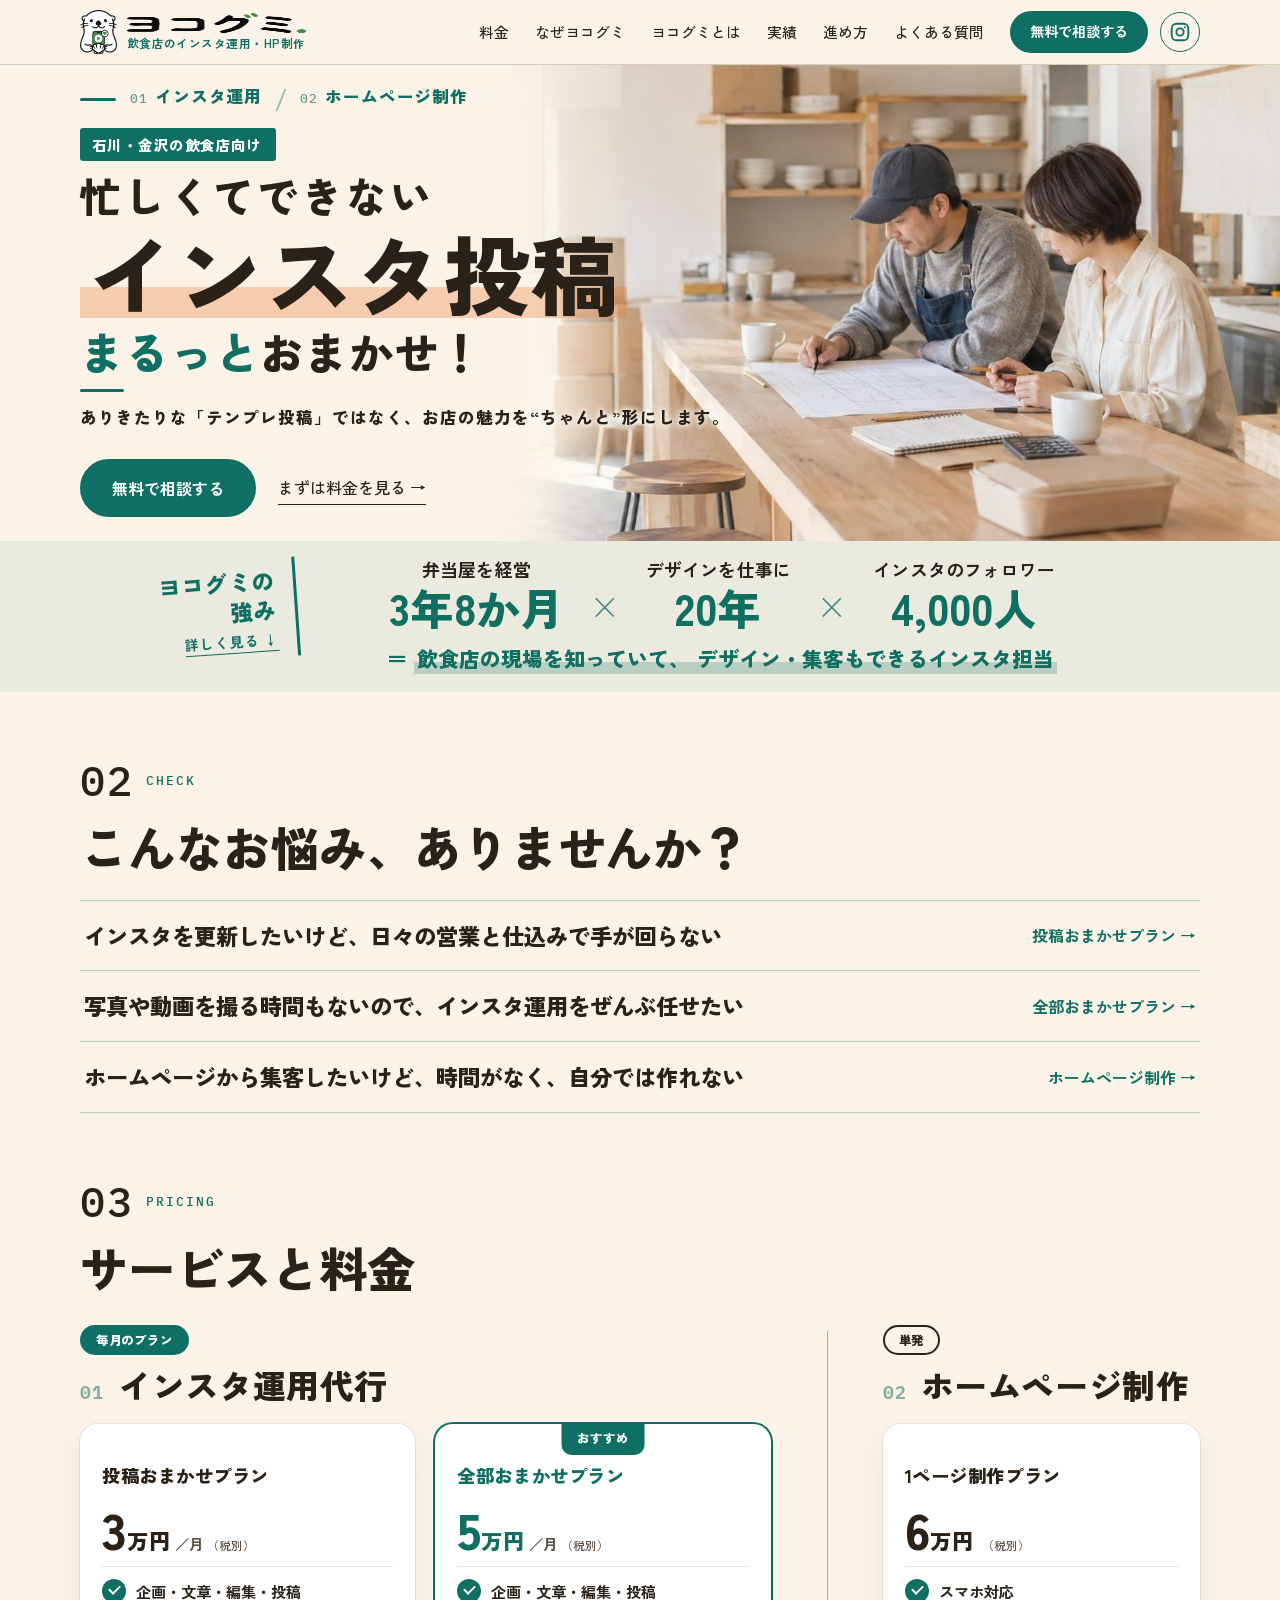
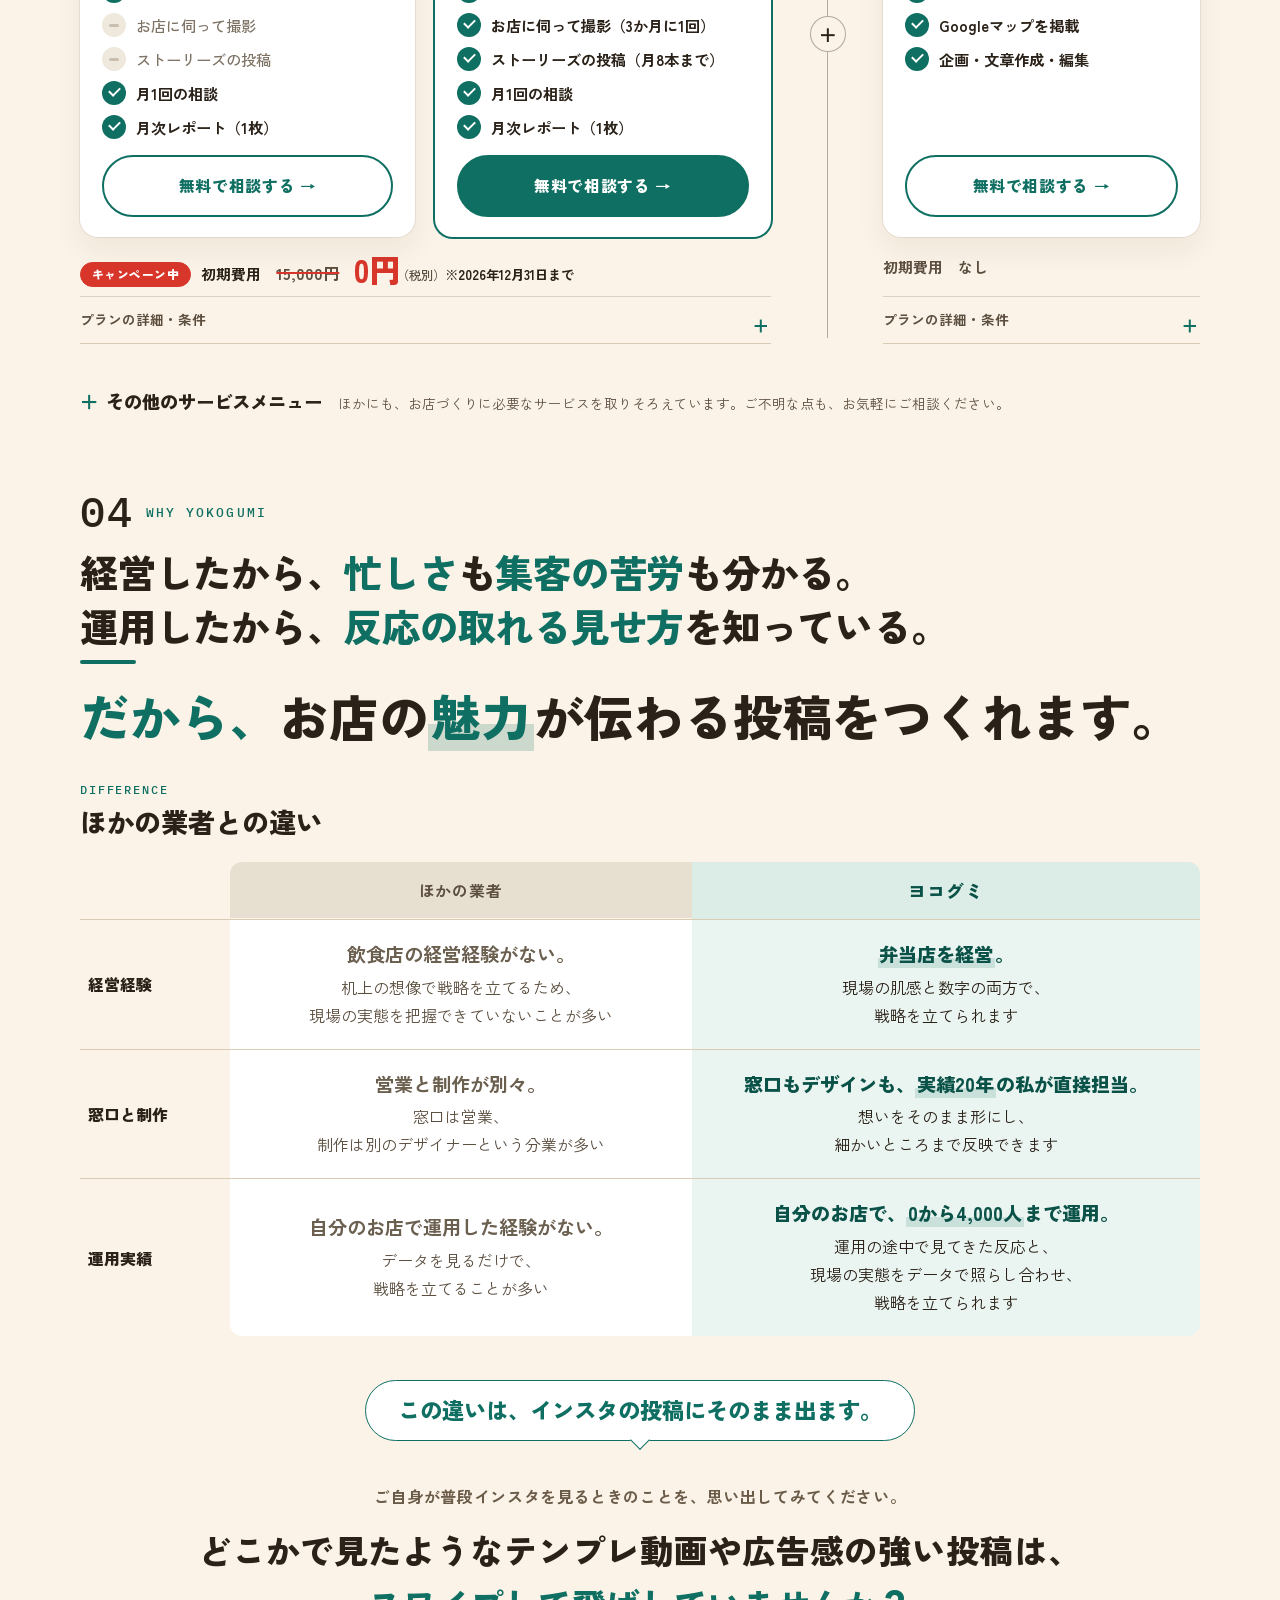
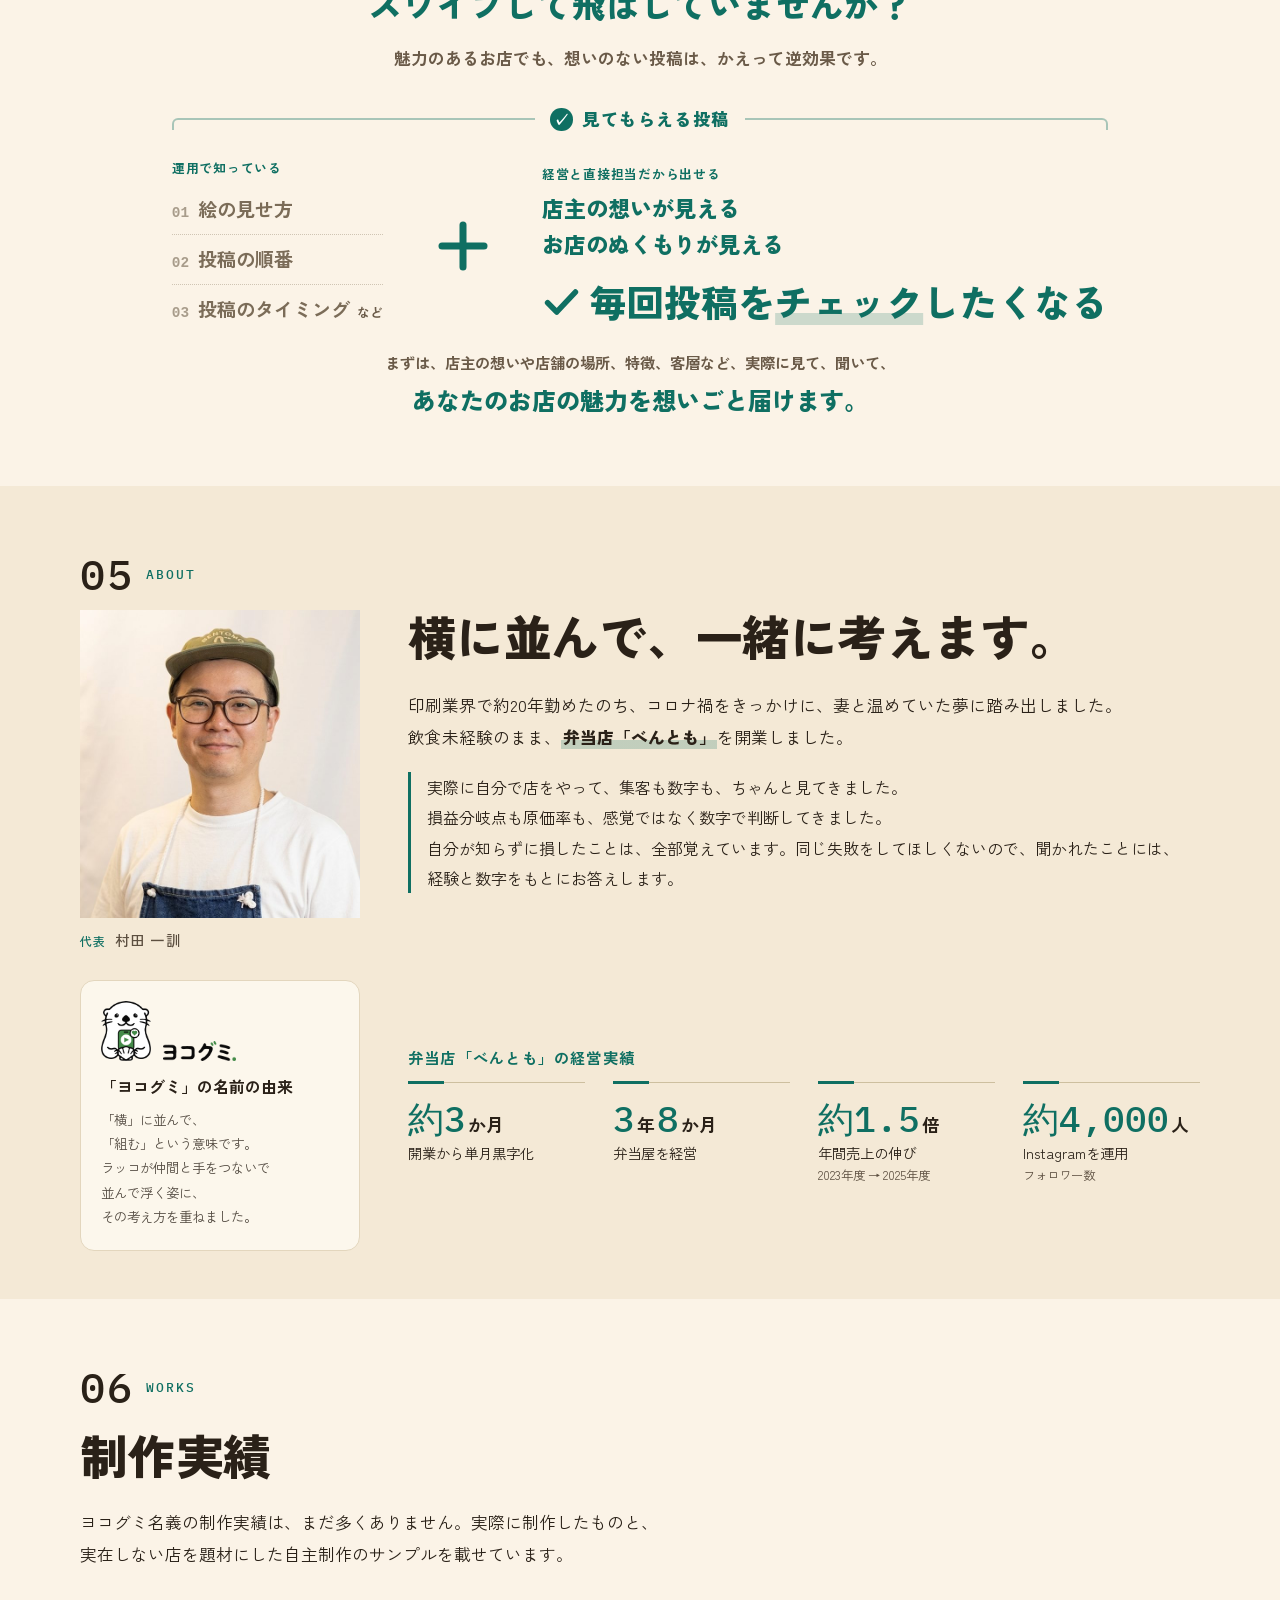
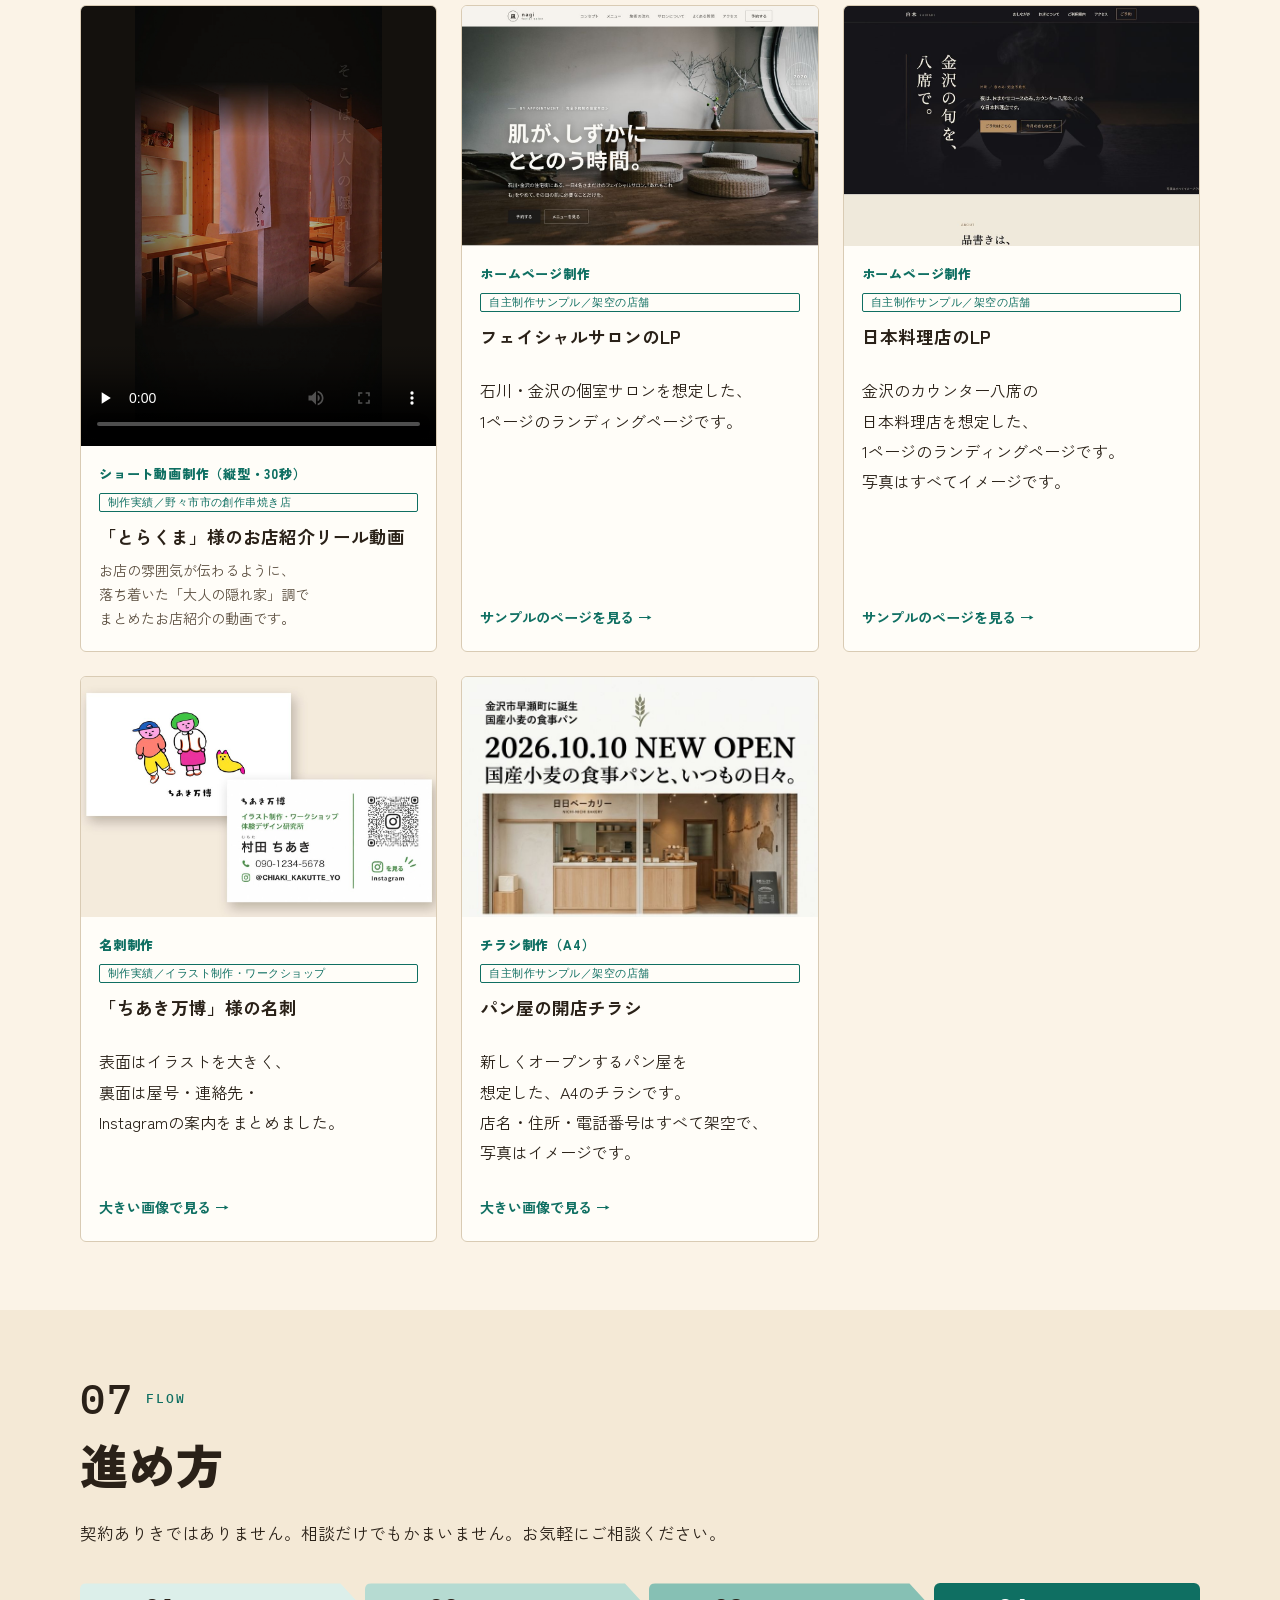
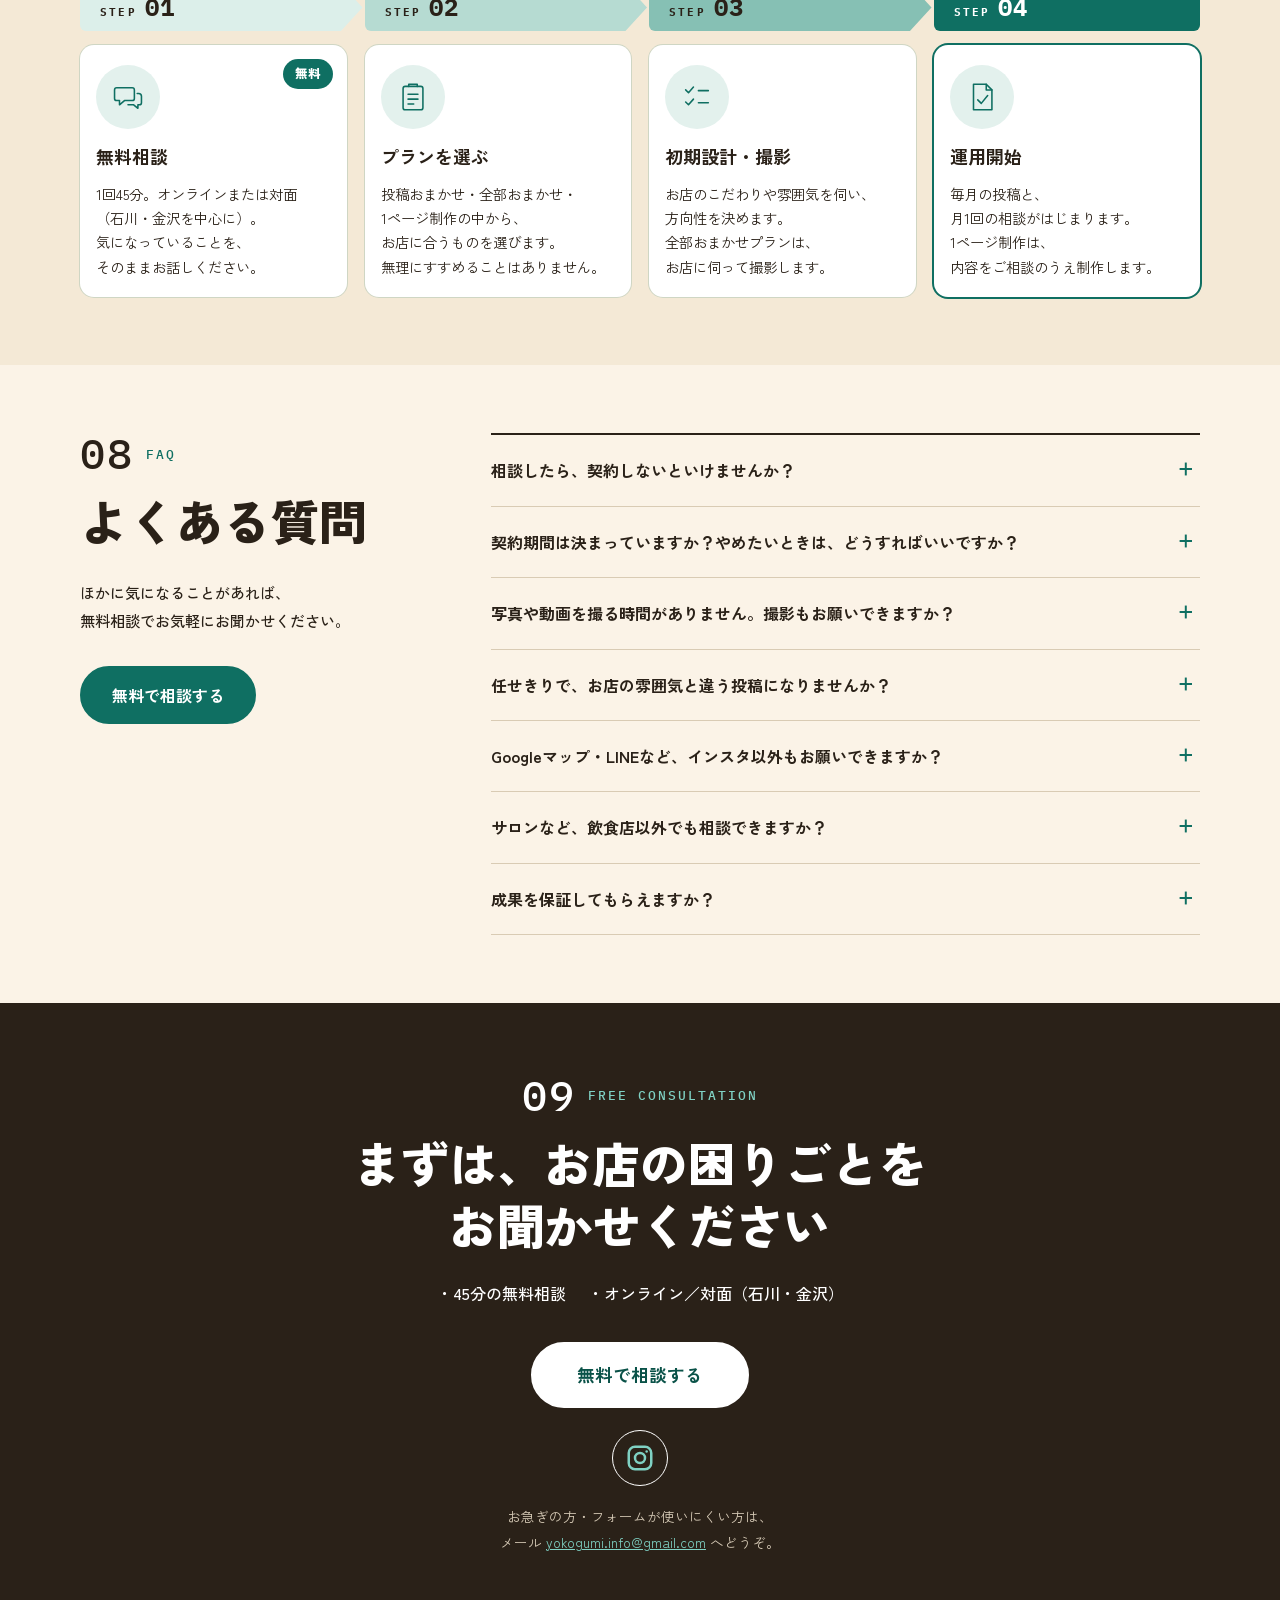
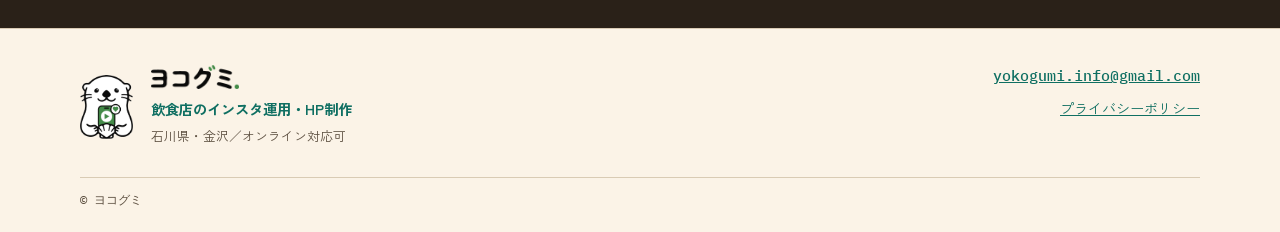
<file: index.html>
<!doctype html>
<html lang="ja">
<head>
<meta charset="utf-8">
<meta name="viewport" content="width=device-width, initial-scale=1">
<title>ヨコグミ｜飲食店のインスタ運用・HP制作｜石川の飲食店のInstagram、撮影から投稿まで</title>
<meta name="description" content="忙しくて投稿できないInstagramを、代行します。石川・金沢の飲食店へ、お店に伺って撮影し、投稿まで担当します。初期費用は2026年12月末まで無料、3か月から始められる月額プランです。ホームページ制作も承ります。45分の無料相談から。">
<link rel="canonical" href="https://yokogumi.github.io/">
<meta property="og:type" content="website">
<meta property="og:title" content="ヨコグミ｜飲食店のインスタ運用・HP制作">
<meta property="og:description" content="忙しくて投稿できないInstagramを、代行します。石川・金沢の飲食店へ、撮影から投稿まで。ホームページ制作も承ります。45分の無料相談から。">
<meta property="og:url" content="https://yokogumi.github.io/">
<meta property="og:image" content="https://yokogumi.github.io/assets/img/ogp.png?v=9">
<meta property="og:locale" content="ja_JP">
<meta name="twitter:card" content="summary_large_image">
<meta name="theme-color" content="#0F6F62">
<link rel="icon" href="assets/img/favicon.png">
<link rel="preconnect" href="https://fonts.googleapis.com">
<link rel="preconnect" href="https://fonts.gstatic.com" crossorigin>
<link rel="stylesheet" href="https://fonts.googleapis.com/css2?family=IBM+Plex+Mono:wght@400;500&family=Zen+Kaku+Gothic+New:wght@400;500;700;900&display=swap">
<link rel="stylesheet" href="css/style.css?v=20261112B">
<script src="js/config.js"></script>
</head>
<body>
<a class="skip" href="#main">本文へ移動</a>

<header class="site-header">
  <div class="wrap bar">
    <a class="brand" href="#top" aria-label="ヨコグミ 飲食店のインスタ運用・HP制作 トップへ">
      <img class="brand-symbol" src="assets/img/symbol.png" alt="" width="146" height="176">
      <span class="brand-text"><img class="brand-word" src="assets/img/wordmark.png" alt="ヨコグミ" width="403" height="112"><small>飲食店のインスタ運用・HP制作</small></span>
    </a>
    <a class="ig-btn ig-head" href="https://www.instagram.com/yokogumi_lab/" target="_blank" rel="noopener" aria-label="Instagramを見る（新しいタブで開きます）" title="Instagramを見る"><svg viewBox="0 0 24 24" width="22" height="22" fill="none" stroke="currentColor" stroke-width="2" stroke-linecap="round" stroke-linejoin="round" aria-hidden="true"><rect x="3" y="3" width="18" height="18" rx="5"/><circle cx="12" cy="12" r="4"/><circle cx="17.3" cy="6.7" r="1" fill="currentColor" stroke="none"/></svg></a>
    <button class="menu-btn" aria-expanded="false" aria-controls="nav" aria-label="メニューを開く"><span></span><span></span></button>
    <nav id="nav" aria-label="メインメニュー">
      <a class="nav-top" href="#top">トップ</a>
      <a href="#plans">料金</a>
      <a href="#why">なぜヨコグミ</a>
      <a href="#about">ヨコグミとは</a>
      <a href="#works">実績</a>
      <a href="#flow">進め方</a>
      <a href="#faq">よくある質問</a>
      <a class="btn btn-sm js-form" href="#contact">無料で相談する</a>
    </nav>
  </div>
</header>

<main id="main">
<!-- SECTION 01 ファーストビュー -->
<section class="hero" id="top">
  <div class="wrap hero-grid">
    <div class="hero-copy">
      <p class="hero-eyebrow"><a href="#plans"><em class="mono">01</em><span>インスタ運用</span></a><i aria-hidden="true"></i><a href="#plan-hp"><em class="mono">02</em><span>ホームページ制作</span></a></p>
      <p class="hero-area">石川・金沢の飲食店向け</p>
      <h1><span class="h1-top">忙しくてできない</span><span class="h1-main">インスタ投稿</span><span class="h1-end"><b class="h1-brand">まるっと</b>おまかせ！</span></h1>
      <p class="hero-say"><span class="say-main"><span class="nb">ありきたりな「テンプレ投稿」ではなく、</span><span class="nb say-key">お店の魅力を<em>“ちゃんと”</em>形にします。</span></span></p>
      <div class="hero-cta">
        <a class="btn js-form" href="#contact">無料で相談する</a>
        <a class="link-arrow" href="#plans-top">まずは料金を見る</a>
      </div>
    </div>
  </div>
  <div class="hero-bgwrap">
    <img class="hero-bg" src="assets/img/hero.jpg" alt="カウンターで図面を広げて相談している様子" width="1600" height="899" fetchpriority="high">
  </div>
</section>

<!-- SECTION 01b 2軸と経歴 -->
<section class="band-proof" id="proof">
  <div class="wrap">
    <div class="hero-formula" role="group" aria-label="ヨコグミの強み">
      <a class="proof-label proof-label-link" href="#why"><span>ヨコグミの</span><span>強み</span><small class="pl-cue">詳しく見る ↓</small></a>
      <div class="fm-row">
        <div class="fm-item"><b>弁当屋を経営</b><em>3年8か月</em></div>
        <i class="fm-op" aria-hidden="true">×</i>
        <div class="fm-item"><b>デザインを仕事に</b><em>20年</em></div>
        <i class="fm-op" aria-hidden="true">×</i>
        <div class="fm-item"><b>インスタのフォロワー</b><em>4,000人</em></div>
      </div>
      <p class="fm-result"><i aria-hidden="true">＝</i><span class="fm-line">飲食店の現場を知っていて、</span><span class="fm-line">デザイン・集客もできるインスタ担当</span></p>
    </div>
  </div>
</section>

<!-- SECTION 02 こんなお悩み -->
<section class="sec" id="check">
  <div class="wrap">
    <p class="sec-label"><span>02</span> CHECK</p>
    <h2>こんなお悩み、<br class="sp">ありませんか？</h2>
    <ul class="worry">
      <li><a href="#plans"><span class="worry-text"><span class="nb">インスタを更新したいけど、</span><span class="nb">日々の営業と仕込みで手が回らない</span></span><span class="worry-to">投稿おまかせプラン →</span></a></li>
      <li><a href="#plans"><span class="worry-text"><span class="nb">写真や動画を撮る時間もないので、</span><span class="nb">インスタ運用をぜんぶ任せたい</span></span><span class="worry-to">全部おまかせプラン →</span></a></li>
      <li><a href="#plan-hp"><span class="worry-text"><span class="nb">ホームページから集客したいけど、</span><span class="nb">時間がなく、自分では作れない</span></span><span class="worry-to">ホームページ制作 →</span></a></li>
    </ul>
  </div>
</section>

<!-- SECTION 03 料金 -->
<section class="sec" id="plans-top">
  <div class="wrap">
    <p class="sec-label"><span>03</span> PRICING</p>
    <h2>サービスと料金</h2>

    <div class="px">
      <section class="px-group px-ig" id="plans">
        <header class="px-head">
          <p class="px-no">01</p>
          <h3>インスタ運用代行</h3>
          <p class="px-chip">毎月のプラン</p>
        </header>
        <div class="px-cards px-cards-2">
          <article class="pc-card">
            <h4>投稿おまかせプラン</h4>
            <p class="pc-price"><b>3<i>万円</i></b><span>／月<small>（税別）</small></span></p>
            <ul class="pc-list">
              <li class="on"><span class="ic" aria-hidden="true"></span>企画・文章・編集・投稿</li>
              <li class="off"><span class="ic" aria-hidden="true"></span>お店に伺って撮影</li>
              <li class="off"><span class="ic" aria-hidden="true"></span>ストーリーズの投稿</li>
              <li class="on"><span class="ic" aria-hidden="true"></span>月1回の相談</li>
              <li class="on"><span class="ic" aria-hidden="true"></span>月次レポート（1枚）</li>
            </ul>
            <a class="pc-btn js-form" href="#contact" data-service="インスタ運用代行（投稿おまかせプラン）">無料で相談する</a>
          </article>
          <article class="pc-card pc-hi">
            <p class="pc-rec">おすすめ</p>
            <h4>全部おまかせプラン</h4>
            <p class="pc-price"><b>5<i>万円</i></b><span>／月<small>（税別）</small></span></p>
            <ul class="pc-list">
              <li class="on"><span class="ic" aria-hidden="true"></span>企画・文章・編集・投稿</li>
              <li class="on"><span class="ic" aria-hidden="true"></span>お店に伺って撮影（3か月に1回）</li>
              <li class="on"><span class="ic" aria-hidden="true"></span>ストーリーズの投稿（月8本まで）</li>
              <li class="on"><span class="ic" aria-hidden="true"></span>月1回の相談</li>
              <li class="on"><span class="ic" aria-hidden="true"></span>月次レポート（1枚）</li>
            </ul>
            <a class="pc-btn pc-btn-hi js-form" href="#contact" data-service="インスタ運用代行（全部おまかせプラン）">無料で相談する</a>
          </article>
        </div>
        <p class="px-fee"><em class="px-camp">キャンペーン中</em>初期費用　<s>15,000円</s>　<b>0円</b><span class="px-tax">（税別）</span><span>※2026年12月31日まで</span></p>
        <details class="px-more"><summary>プランの詳細・条件</summary><ul class="px-terms">
          <li><b>投稿数</b>月4本（フィード3＋リール1、編集込み）。追加は4本3万円、リールのみの追加は1本1万円〜です</li>
          <li><b>月次レポート</b>毎月、フォロワー数・リーチ・プロフィールアクセスなどを1枚にまとめて、お渡しします</li>
          <li><b>素材の利用</b>撮影した写真・動画は、HPや食べログにも自由に使えます</li>
          <li><b>撮影</b>全部おまかせプランは、初回を契約から1か月以内に行い、以降は3か月に1回。1回あたり約2時間（石川県内）です。追加の撮影は、別オプションです（要相談）</li>
          <li><b>契約期間</b>最初の3か月は、お店に合うかどうかを一緒に確かめる期間です。4か月目からは月単位の自動更新で、お好きなタイミングでやめられます（前月20日までにご連絡ください）。3か月以内にやめる場合は、残りの月の料金をお支払いいただきます</li>
          <li><b>お支払い</b>月額は前払いです。毎月25日に翌月分の請求書をお送りしますので、月末までに銀行振込でお支払いください（振込手数料はご負担ください）</li>
          <li><b>別オプション</b>追加の撮影・コメント返信・Googleマップ運用・広告（要相談）</li>
        </ul></details>
      </section>

      <section class="px-group px-hp" id="plan-hp">
        <header class="px-head">
          <p class="px-no">02</p>
          <h3>ホームページ制作</h3>
          <p class="px-chip">単発</p>
        </header>
        <div class="px-cards px-cards-1">
          <article class="pc-card">
            <h4>1ページ制作プラン</h4>
            <p class="pc-price"><b>6<i>万円</i></b><span><small>（税別）</small></span></p>
            <ul class="pc-list">
              <li class="on"><span class="ic" aria-hidden="true"></span>スマホ対応</li>
              <li class="on"><span class="ic" aria-hidden="true"></span>Googleマップを掲載</li>
              <li class="on"><span class="ic" aria-hidden="true"></span>企画・文章作成・編集</li>
            </ul>
            <a class="pc-btn js-form" href="#contact" data-service="ホームページ制作">無料で相談する</a>
          </article>
        </div>
        <p class="px-fee px-fee-hp">初期費用　なし</p>
        <details class="px-more"><summary>プランの詳細・条件</summary><ul class="px-terms px-terms-1">
          <li><b>文章</b>お店の情報（メニュー・こだわり・写真）をヒアリングして、文章を作成します</li>
          <li><b>別オプション</b>写真撮影・ドメイン取得（要相談・お見積もり）</li>
          <li><b>返金</b>制作の途中でおやめになった場合の返金は、できません</li>
        </ul></details>
      </section>
    </div>

    <details class="pl-more" id="menu">
      <summary>その他のサービスメニュー<span class="pl-intro">ほかにも、お店づくりに必要なサービスを取りそろえています。ご不明な点も、お気軽にご相談ください。</span></summary>
      <ul class="pl-menu">
        <li><span>ショート動画制作（Instagramリール・TikTok対応）</span><b>10,000円〜</b></li>
        <li><span>LINE公式構築</span><b>50,000円</b></li>
        <li><span>Googleビジネスプロフィール（開設と登録）</span><b>20,000円</b></li>
        <li><span>印刷物・デザイン（チラシ30,000円〜・名刺15,000円〜・ロゴ20,000円〜）</span><b>要見積もり</b></li>
        <li><span>事業計画書・融資書類の整理（整理まで）</span><b>30,000円</b></li>
        <li><span>レジ・決済システム導入支援</span><b>20,000円〜</b></li>
        <li><span>オープン直前の集中サポート（1日8時間・対面）</span><b>50,000円</b></li>
        <li><span>実務相談（1時間）</span><b>10,000円</b></li>
        <li><span>AIレッスン（3か月・全6回）</span><b>36,000円</b></li>
        <li><span>アプリ・ツール開発（お店専用に作成）</span><b>要見積もり</b></li>
      </ul>
      <p class="pl-tax">価格は税別</p>
    </details>
  </div>
</section>
<!-- SECTION 02b なぜヨコグミか（コンパクト版） -->
<section class="sec" id="why">
  <div class="wrap">
    <p class="sec-label"><span>04</span> WHY YOKOGUMI</p>
    <h2 class="why-h"><span class="ln">経営したから、<em>忙しさ</em>も<br class="sp-br"><em>集客の苦労</em>も分かる。</span><span class="ln">運用したから、<em>反応の取れる</em><br class="sp-br"><em>見せ方</em>を知っている。</span><span class="ln ln-end"><b class="dakara">だから、</b>お店の<em>魅力</em>が<br class="sp-br">伝わる投稿をつくれます。</span></h2>
    <h3 class="cmp-title"><span class="cmp-title-en mono">DIFFERENCE</span>ほかの業者との違い</h3>
    <div class="cmp">
      <div class="cmp-head" aria-hidden="true"><span class="cmp-h-key"></span><span class="cmp-h-other">ほかの業者</span><span class="cmp-h-me">ヨコグミ</span></div>
      <div class="cmp-row">
        <p class="cmp-key">経営経験</p>
        <p class="cmp-other"><span class="cmp-lbl">ほかの業者</span><b><span class="cl">飲食店の経営経験がない。</span></b><span class="cl">机上の想像で戦略を立てるため、</span><span class="cl"><span class="cl2">現場の実態を</span><span class="cl2">把握できていないことが多い</span></span></p>
        <span class="cmp-arrow" aria-hidden="true">→</span>
        <p class="cmp-me"><span class="cmp-lbl">ヨコグミ</span><b><span class="cl"><span class="mk">弁当店を経営</span>。</span></b><span class="cl">現場の肌感と数字の両方で、</span><span class="cl">戦略を立てられます</span></p>
      </div>
      <div class="cmp-row">
        <p class="cmp-key">窓口と制作</p>
        <p class="cmp-other"><span class="cmp-lbl">ほかの業者</span><b><span class="cl">営業と制作が別々。</span></b><span class="cl">窓口は営業、</span><span class="cl">制作は別のデザイナーという分業が多い</span></p>
        <span class="cmp-arrow" aria-hidden="true">→</span>
        <p class="cmp-me"><span class="cmp-lbl">ヨコグミ</span><b><span class="cl">窓口もデザインも、</span><span class="cl"><span class="mk">実績20年</span>の私が直接担当。</span></b><span class="cl">想いをそのまま形にし、</span><span class="cl">細かいところまで反映できます</span></p>
      </div>
      <div class="cmp-row">
        <p class="cmp-key">運用実績</p>
        <p class="cmp-other"><span class="cmp-lbl">ほかの業者</span><b><span class="cl">自分のお店で運用した経験がない。</span></b><span class="cl">データを見るだけで、</span><span class="cl">戦略を立てることが多い</span></p>
        <span class="cmp-arrow" aria-hidden="true">→</span>
        <p class="cmp-me"><span class="cmp-lbl">ヨコグミ</span><b><span class="cl">自分のお店で、</span><span class="cl"><span class="mk">0から4,000人</span>まで運用。</span></b><span class="cl">運用の途中で見てきた反応と、</span><span class="cl">現場の実態をデータで照らし合わせ、</span><span class="cl">戦略を立てられます</span></p>
      </div>
    </div>
    <div class="brg">
      <p class="brg-line"><span class="brg-t"><span class="nb">この違いは、</span><span class="nb">インスタの投稿にそのまま出ます。</span></span></p>
      <span class="brg-ar" aria-hidden="true"></span>
    </div>
    <div class="why-vs">
     <div class="vs-head">
      <p class="vs-head-lead"><span class="lead-t"><span class="nb">ご自身が普段インスタを見るときのことを、</span><span class="nb">思い出してみてください。</span></span></p>
      <p class="vs-head-q"><span class="nb">どこかで見たような</span><br class="mbr"><span class="nb">テンプレ動画や広告感の強い投稿は、</span><br><em class="nb">スワイプして飛ばしていませんか？</em></p>
      <p class="vs-head-sub"><span class="nb">魅力のあるお店でも、</span><span class="nb">想いのない投稿は、かえって逆効果です。</span></p>
     </div>
     <div class="vs-allbox">
     <p class="vs-cap vs-cap-all"><span class="cap-line cap-l" aria-hidden="true"></span><span class="cap-text">見てもらえる投稿</span><span class="cap-line cap-r" aria-hidden="true"></span></p>
     <div class="vs-two vs-plusrow">
      <div class="vs-theory">
        <p class="vs-lab">運用で知っている</p>
        <ol class="vs-theory-list">
          <li><span>01</span>絵の見せ方</li>
          <li><span>02</span>投稿の順番</li>
          <li><span>03</span>投稿のタイミング<small>など</small></li>
        </ol>
      </div>
      <span class="vs-plus" aria-hidden="true"><svg viewBox="0 0 48 48" width="56" height="56" fill="none" stroke="#0f6f62" stroke-width="6" stroke-linecap="round"><path d="M6 24h36"/><path d="M24 6v36"/></svg></span>
      <div class="vs-top">
        <div class="vs-yes">
          <p class="vs-lab">経営と直接担当だから出せる</p>
          <p class="vs-txt"><span class="vs-causes"><span><b>店主の想いが見える</b></span><span><b>お店のぬくもりが見える</b></span></span><span class="vs-then" aria-hidden="true"></span><span class="vs-result"><b>毎回投稿を<em>チェック</em>したくなる</b></span></p>
        </div>
      </div>
     </div>
     </div>
      <p class="vs-sub">まずは、店主の想いや店舗の場所、特徴、客層など、実際に見て、聞いて、</p>
      <p class="vs-end"><span class="nb">あなたのお店の魅力を</span><span class="nb">想いごと届けます。</span></p>
    </div>
  </div>
</section>

<!-- SECTION 03 ヨコグミとは -->
<section class="sec sec-tint" id="about">
  <div class="wrap">
    <p class="sec-label"><span>05</span> ABOUT</p>

    <div class="about-top">
      <h2 class="about-title">横に並んで、一緒に考えます。</h2>
      <figure class="portrait"><img src="assets/img/profile.jpg" alt="弁当店「べんとも」のキャップとデニムのエプロン姿の村田" width="640" height="800" loading="lazy"><figcaption class="portrait-cap"><span>代表</span>村田 一訓</figcaption></figure>
      <div class="about-body">
        <p class="lead"><span class="nb">印刷業界で約20年勤めたのち、</span><span class="nb">コロナ禍をきっかけに、</span><span class="nb">妻と温めていた夢に踏み出しました。</span><br><span class="nb">飲食未経験のまま、</span><span class="nb"><b class="lead-em">弁当店「べんとも」</b>を開業しました。</span></p>
        <p class="own-words"><span class="nb">実際に自分で店をやって、</span><span class="nb">集客も数字も、ちゃんと見てきました。</span><br>
        <span class="nb">損益分岐点も原価率も、</span><span class="nb">感覚ではなく数字で判断してきました。</span><br>
        <span class="nb">自分が知らずに損したことは、</span><span class="nb">全部覚えています。</span><span class="nb">同じ失敗をしてほしくないので、</span><span class="nb">聞かれたことには、</span><span class="nb">経験と数字をもとにお答えします。</span></p>
    </div>
        <div class="origin reveal">
      <div class="origin-logo" aria-hidden="true">
        <img class="origin-symbol" src="assets/img/symbol.png" alt="" width="146" height="176" loading="lazy">
        <img class="origin-word" src="assets/img/wordmark.png" alt="" width="403" height="112" loading="lazy">
      </div>
      <div class="origin-text">
        <h3>「ヨコグミ」の名前の由来</h3>
        <p><span class="nb">「横」に並んで、</span><span class="nb">「組む」という意味です。</span><span class="nb">ラッコが仲間と手をつないで</span><span class="nb">並んで浮く姿に、</span><span class="nb">その考え方を重ねました。</span></p>
      </div>
      </div>
    <div class="about-results">
        <p class="stats-title">弁当店「べんとも」の経営実績</p>
        <div class="stats reveal">
      <div class="stat"><p class="stat-num mono">約<span data-count="3">3</span><em>か月</em></p><p>開業から単月黒字化</p></div>
      <div class="stat"><p class="stat-num mono"><span data-count="3">3</span><em>年</em><span data-count="8">8</span><em>か月</em></p><p>弁当屋を経営</p></div>
      <div class="stat"><p class="stat-num mono">約<span data-count="1.5" data-dec="1">1.5</span><em>倍</em></p><p>年間売上の伸び<br><small>2023年度 → 2025年度</small></p></div>
      <div class="stat"><p class="stat-num mono">約<span data-count="4000">4,000</span><em>人</em></p><p>Instagramを運用<br><small>フォロワー数</small></p></div>
    </div>
    </div>
    </div>


  </div>
</section>

<!-- SECTION 06 制作実績 -->
<section class="sec" id="works">
  <div class="wrap">
    <p class="sec-label"><span>06</span> WORKS</p>
    <h2>制作実績</h2>
    <p class="lead"><span class="nb">ヨコグミ名義の制作実績は、</span><span class="nb">まだ多くありません。</span><span class="nb">実際に制作したものと、</span><span class="nb">実在しない店を題材にした</span><span class="nb">自主制作のサンプルを載せています。</span></p>
    <ul class="works reveal">
      <li class="work work-video">
        <div class="work-link">
        <span class="work-badge">動画制作<small>実例</small></span>
        <video controls playsinline preload="none" poster="assets/video/torakuma-shop-poster.png" width="1080" height="1920" aria-label="串焼き店「とらくま」の店紹介リール動画（30秒）"><source src="assets/video/torakuma-shop.mp4" type="video/mp4"></video>
          <div class="work-body">
          <p class="work-kind">ショート動画制作（縦型・30秒）</p>
          <p class="work-tag">制作実績／野々市市の創作串焼き店</p>
          <h3>「とらくま」様のお店紹介リール動画</h3>
          <p><span class="nb">お店の雰囲気が伝わるように、</span><span class="nb">落ち着いた「大人の隠れ家」調で</span><span class="nb">まとめたお店紹介の動画です。</span></p>
        </div>
        </div>
      </li>
      <li class="work">
        <a class="work-link" href="https://santaworks-jp.github.io/nagi/" target="_blank" rel="noopener">
        <span class="work-badge">WEB制作<small>実例</small></span>
        <img src="assets/img/works/lp-salon.jpg" alt="フェイシャルサロンのランディングページの画面（自主制作サンプル）" width="1200" height="750" loading="lazy">
          <div class="work-body">
          <p class="work-kind">ホームページ制作</p>
          <p class="work-tag">自主制作サンプル／架空の店舗</p>
          <h3>フェイシャルサロンのLP</h3>
          <p><span class="nb">石川・金沢の個室サロンを想定した、</span><span class="nb">1ページのランディングページです。</span></p>
        <span class="work-go">サンプルのページを見る →</span></div>
        </a>
      </li>
      <li class="work">
        <a class="work-link" href="https://santaworks-jp.github.io/shiraki/" target="_blank" rel="noopener">
        <span class="work-badge">WEB制作<small>実例</small></span>
        <img src="assets/img/works/lp-washoku.jpg" alt="日本料理店のランディングページの画面（自主制作サンプル）" width="1200" height="750" loading="lazy">
          <div class="work-body">
          <p class="work-kind">ホームページ制作</p>
          <p class="work-tag">自主制作サンプル／架空の店舗</p>
          <h3>日本料理店のLP</h3>
          <p><span class="nb">金沢のカウンター八席の</span><span class="nb">日本料理店を想定した、</span><span class="nb">1ページのランディングページです。</span><span class="nb">写真はすべてイメージです。</span></p>
        <span class="work-go">サンプルのページを見る →</span></div>
        </a>
      </li>
      <li class="work">
        <a class="work-link" href="assets/img/works/meishi-chiaki-large.jpg" target="_blank" rel="noopener">
        <span class="work-badge">名刺制作<small>実例</small></span>
        <img src="assets/img/works/meishi-chiaki.jpg" alt="イラスト制作・ワークショップ「ちあき万博」の名刺。表面はイラスト、裏面は屋号と連絡先" width="1200" height="750" loading="lazy">
          <div class="work-body">
          <p class="work-kind">名刺制作</p>
          <p class="work-tag">制作実績／イラスト制作・ワークショップ</p>
          <h3>「ちあき万博」様の名刺</h3>
          <p><span class="nb">表面はイラストを大きく、</span><span class="nb">裏面は屋号・連絡先・</span><span class="nb">Instagramの案内をまとめました。</span></p>
        <span class="work-go">大きい画像で見る →</span></div>
        </a>
      </li>
      <li class="work work-flyer">
        <a class="work-link" href="assets/img/works/flyer-bakery-large.jpg" target="_blank" rel="noopener">
        <span class="work-badge">チラシ制作<small>実例</small></span>
        <img src="assets/img/works/flyer-bakery.jpg" alt="パン屋の開店を知らせるA4チラシ（自主制作サンプル）" width="760" height="1075" loading="lazy">
          <div class="work-body">
          <p class="work-kind">チラシ制作（A4）</p>
          <p class="work-tag">自主制作サンプル／架空の店舗</p>
          <h3>パン屋の開店チラシ</h3>
          <p><span class="nb">新しくオープンするパン屋を</span><span class="nb">想定した、A4のチラシです。</span><span class="nb">店名・住所・電話番号はすべて架空で、</span><span class="nb">写真はイメージです。</span></p>
        <span class="work-go">大きい画像で見る →</span></div>
        </a>
      </li>
    </ul>
  </div>
</section>

<!-- SECTION 07 進め方 -->
<section class="sec sec-tint" id="flow">
  <div class="wrap">
    <p class="sec-label"><span>07</span> FLOW</p>
    <h2>進め方</h2>
    <p class="lead">契約ありきではありません。相談だけでもかまいません。お気軽にご相談ください。</p>
    <ol class="flow reveal">
      <li class="fs fs1"><span class="flow-tag"><small>STEP</small>01</span><div class="flow-card"><span class="flow-chip">無料</span><span class="flow-ic" aria-hidden="true"><svg viewBox="0 0 48 48" fill="none" stroke="currentColor" stroke-width="2.2" stroke-linecap="round" stroke-linejoin="round"><path d="M8 11h22a3 3 0 0 1 3 3v12a3 3 0 0 1-3 3H19l-7 6v-6H8a3 3 0 0 1-3-3V14a3 3 0 0 1 3-3z"/><path d="M37 19h2a4 4 0 0 1 4 4v9a3 3 0 0 1-3 3h-2v5l-6-5h-8"/></svg></span><h3>無料相談</h3><p>1回45分。<span class="nb">オンラインまたは対面</span><span class="nb">（石川・金沢を中心に）。</span><span class="nb">気になっていることを、</span><span class="nb">そのままお話しください。</span></p></div></li>
      <li class="fs fs2"><span class="flow-tag"><small>STEP</small>02</span><div class="flow-card"><span class="flow-ic" aria-hidden="true"><svg viewBox="0 0 48 48" fill="none" stroke="currentColor" stroke-width="2.2" stroke-linecap="round" stroke-linejoin="round"><rect x="10" y="9" width="28" height="33" rx="3"/><path d="M18 9V6h12v3M17 20h14M17 27h14M17 34h8"/></svg></span><h3>プランを選ぶ</h3><p><span class="nb">投稿おまかせ・全部おまかせ・</span><span class="nb">1ページ制作の中から、</span><span class="nb">お店に合うものを選びます。</span><span class="nb">無理にすすめることは</span><span class="nb">ありません。</span></p></div></li>
      <li class="fs fs3"><span class="flow-tag"><small>STEP</small>03</span><div class="flow-card"><span class="flow-ic" aria-hidden="true"><svg viewBox="0 0 48 48" fill="none" stroke="currentColor" stroke-width="2.2" stroke-linecap="round" stroke-linejoin="round"><path d="M8 14l4 4 7-8M8 31l4 4 7-8M26 15h14M26 32h14"/></svg></span><h3>初期設計・撮影</h3><p><span class="nb">お店のこだわりや雰囲気を伺い、</span><span class="nb">方向性を決めます。</span><span class="nb">全部おまかせプランは、</span><span class="nb">お店に伺って撮影します。</span></p></div></li>
      <li class="fs fs4"><span class="flow-tag"><small>STEP</small>04</span><div class="flow-card"><span class="flow-ic" aria-hidden="true"><svg viewBox="0 0 48 48" fill="none" stroke="currentColor" stroke-width="2.2" stroke-linecap="round" stroke-linejoin="round"><path d="M12 6h18l8 8v28H12z"/><path d="M30 6v8h8M18 28l5 5 9-11"/></svg></span><h3>運用開始</h3><p><span class="nb">毎月の投稿と、</span><span class="nb">月1回の相談がはじまります。</span><span class="nb">1ページ制作は、</span><span class="nb">内容をご相談のうえ制作します。</span></p></div></li>
    </ol>
  </div>
</section>

<!-- SECTION 08 よくある質問 -->
<section class="sec" id="faq">
  <div class="wrap faq-grid">
    <div class="faq-head">
      <p class="sec-label"><span>08</span> FAQ</p>
      <h2>よくある質問</h2>
      <div class="mid-cta">
        <p>ほかに気になることがあれば、<br>無料相談でお気軽にお聞かせください。</p>
        <a class="btn js-form" href="#contact">無料で相談する</a>
      </div>
    </div>
    <div class="faq">
      <details><summary><span class="nb">相談したら、</span><span class="nb">契約しないといけませんか？</span></summary><p><span class="nb">いいえ、契約しなくても大丈夫です。</span><span class="nb">契約を前提とした相談ではありません。</span><span class="nb">ご契約いただくまで、</span><span class="nb">何度でも無料でご相談いただけます。</span></p></details>
      <details><summary><span class="nb">契約期間は決まっていますか？</span><span class="nb">やめたいときは、</span><span class="nb">どうすればいいですか？</span></summary><p><span class="nb">最初の3か月は、</span><span class="nb">お店に合うかどうかを</span><span class="nb">一緒に確かめる期間です。</span><span class="nb">4か月目からは、</span><span class="nb">お好きなタイミングで</span><span class="nb">やめられます</span><span class="nb">（前月20日までに</span><span class="nb">ご連絡ください）。</span><span class="nb">3か月以内にやめる場合は、</span><span class="nb">残りの月の料金を</span><span class="nb">お支払いいただきます。</span></p></details>
      <details><summary><span class="nb">写真や動画を撮る時間がありません。</span><span class="nb">撮影もお願いできますか？</span></summary><p><span class="nb">全部おまかせプランで、</span><span class="nb">お店に伺って撮影します</span><span class="nb">（初回は契約から1か月以内、</span><span class="nb">以降は3か月に1回。</span><span class="nb">1回約2時間、石川県内）。</span><span class="nb">投稿おまかせプランは、</span><span class="nb">撮影はお店でお願いしています</span><span class="nb">撮影リストをお渡しします）。</span><span class="nb">追加の撮影は、別オプションです。</span></p></details>
      <details><summary><span class="nb">任せきりで、</span><span class="nb">お店の雰囲気と違う投稿になりませんか？</span></summary><p><span class="nb">はじめに、</span><span class="nb">お店のこだわりや雰囲気を伺います。</span><span class="nb">月1回45分の相談でも、</span><span class="nb">方向性を確認します。</span><span class="nb">弁当店を3年8か月経営した経験と、</span><span class="nb">デザイン20年の経験をもとに、</span><span class="nb">お店の事情に合わせて企画します。</span></p></details>
      <details><summary><span class="nb">Googleマップ・LINEなど、</span><span class="nb">インスタ以外もお願いできますか？</span></summary><p>はい、承っています。Googleビジネスプロフィール（Googleマップ）の開設と登録、LINE公式の構築、チラシなどの印刷物、事業計画書の整理など、集客や業務の改善に対応しています。料金は、<a href="#menu">その他のサービスメニュー</a>をご覧ください。Googleマップの運用、コメントへの返信、広告運用は、別オプションとして要相談です。お気軽にご相談ください。</p></details>
      <details><summary><span class="nb">サロンなど、</span><span class="nb">飲食店以外でも相談できますか？</span></summary><p><span class="nb">はい、ご相談ください。</span></p></details>
      <details><summary><span class="nb">成果を保証してもらえますか？</span></summary><p><span class="nb">いたしません。</span><span class="nb">売上・Googleマップの順位・</span><span class="nb">フォロワー数などの数値成果は、</span><span class="nb">お約束できないためです。</span><span class="nb">できること・できないことは、</span><span class="nb">正直にお伝えします。</span></p></details>
    </div>
  </div>
</section>

<!-- SECTION 09 無料相談申込み -->
<section class="sec contact" id="contact">
  <div class="wrap narrow center">
    <p class="sec-label"><span>09</span> FREE CONSULTATION</p>
    <h2>まずは、お店の困りごとを<br>お聞かせください</h2>
    <ul class="contact-points">
      <li>45分の無料相談</li>
      <li>オンライン／対面（石川・金沢）</li>
    </ul>
    <a class="btn btn-lg js-form" href="#contact">無料で相談する</a>
    <p id="form-note" class="form-note" hidden><span class="todo">【GoogleフォームURLを村田さんが記入】</span><br><small>js/config.js の FORM_URL に入力すると、このボタンが申込みフォームにつながります。</small></p>
    <div id="form-embed" class="form-embed" hidden></div>
    <p class="ig-cta"><a class="ig-btn ig-big" href="https://www.instagram.com/yokogumi_lab/" target="_blank" rel="noopener" aria-label="Instagramを見る（新しいタブで開きます）" title="Instagramを見る"><svg viewBox="0 0 24 24" width="30" height="30" fill="none" stroke="currentColor" stroke-width="2" stroke-linecap="round" stroke-linejoin="round" aria-hidden="true"><rect x="3" y="3" width="18" height="18" rx="5"/><circle cx="12" cy="12" r="4"/><circle cx="17.3" cy="6.7" r="1" fill="currentColor" stroke="none"/></svg></a></p>
    <p class="note"><span class="nb">お急ぎの方・フォームが使いにくい方は、</span><span class="nb">メール <a href="mailto:yokogumi.info@gmail.com">yokogumi.info@gmail.com</a> へどうぞ。</span></p>
  </div>
</section>

</main>

<footer class="site-footer">
  <div class="wrap foot-grid">
    <div class="foot-brandbox">
      <img class="foot-symbol" src="assets/img/symbol.png" alt="" width="146" height="176" loading="lazy">
      <div>
        <img class="foot-word" src="assets/img/wordmark.png" alt="ヨコグミ" width="403" height="112" loading="lazy">
        <p class="foot-lab">飲食店のインスタ運用・HP制作</p>
        <p class="foot-small">石川県・金沢／オンライン対応可</p>
      </div>
    </div>
    <div class="foot-side">
      <p class="foot-mail"><a href="mailto:yokogumi.info@gmail.com">yokogumi.info@gmail.com</a></p>
      <ul class="foot-links">
        <li><a href="privacy.html">プライバシーポリシー</a></li>
      </ul>
    </div>
  </div>
  <p class="copy">© ヨコグミ</p>
</footer>

<div class="cta-bar"><a class="btn js-form" href="#contact">無料で相談する</a></div>

<script src="js/main.js?v=20261011a" defer></script>
</body>
</html>
</file>
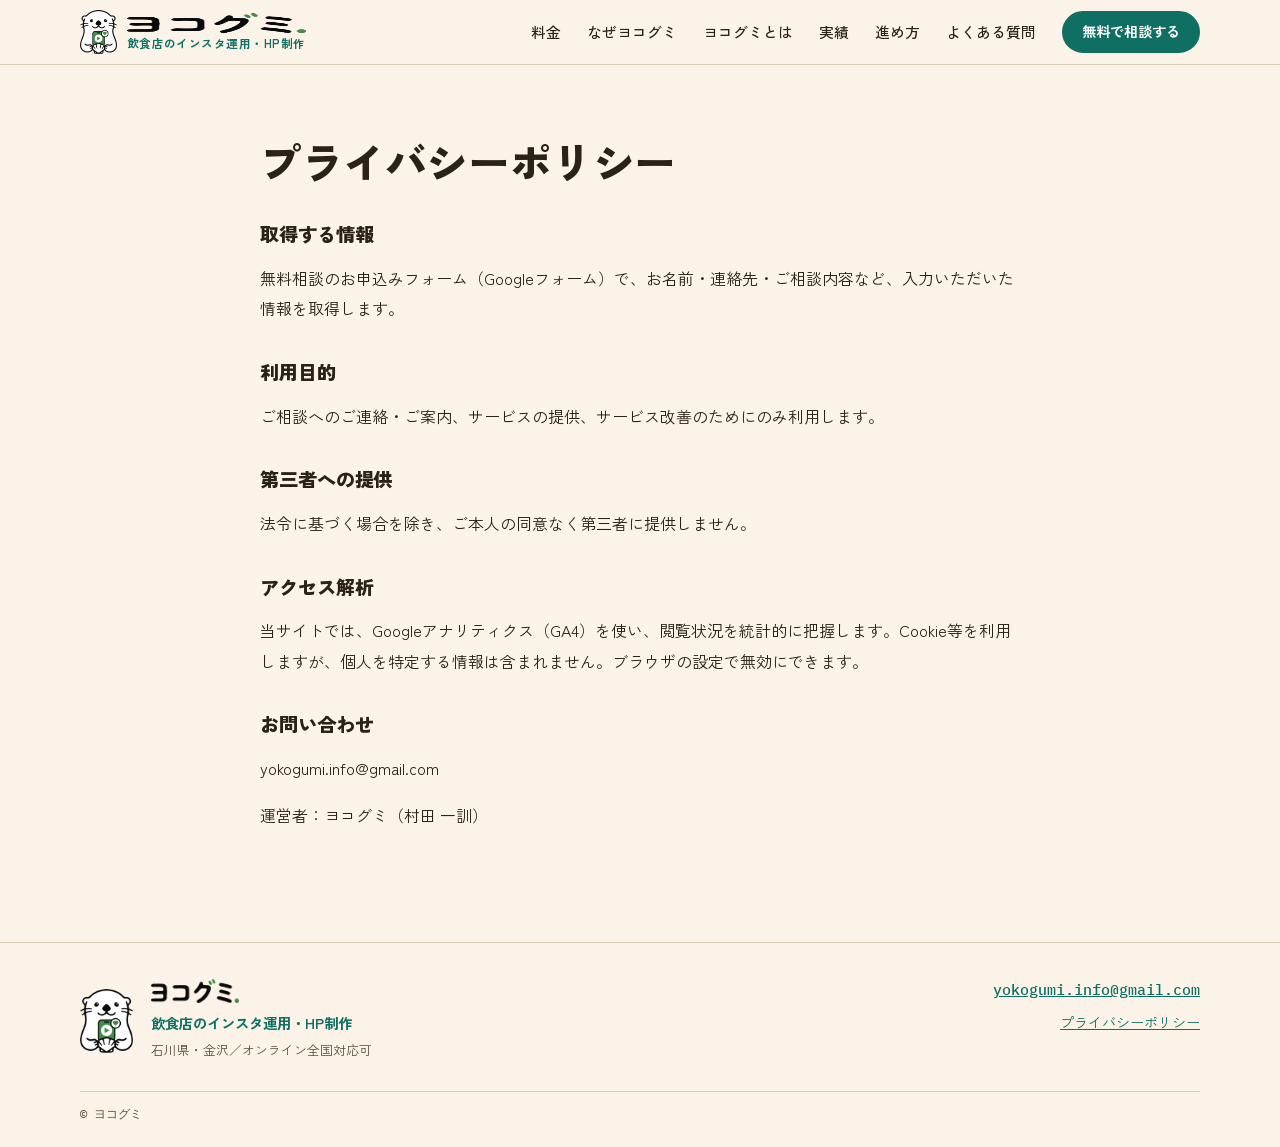
<file: privacy.html>
<!doctype html>
<html lang="ja">
<head>
<meta charset="utf-8">
<meta name="viewport" content="width=device-width, initial-scale=1">
<title>プライバシーポリシー｜ヨコグミ</title>
<meta name="description" content="プライバシーポリシー">
<link rel="canonical" href="https://yokogumi.github.io/privacy.html">
<meta property="og:type" content="website">
<meta property="og:title" content="ヨコグミ｜飲食店のインスタ運用・HP制作">
<meta property="og:description" content="忙しくて投稿できないInstagramを、代行します。石川・金沢の飲食店へ、撮影から投稿まで。45分の無料相談から。">
<meta property="og:url" content="https://yokogumi.github.io/privacy.html">
<meta property="og:image" content="https://yokogumi.github.io/assets/img/ogp.png?v=6">
<meta property="og:locale" content="ja_JP">
<meta name="twitter:card" content="summary_large_image">
<meta name="robots" content="noindex"><meta name="theme-color" content="#0F6F62">
<link rel="icon" href="assets/img/favicon.png">
<link rel="preconnect" href="https://fonts.googleapis.com">
<link rel="preconnect" href="https://fonts.gstatic.com" crossorigin>
<link rel="stylesheet" href="https://fonts.googleapis.com/css2?family=IBM+Plex+Mono:wght@400;500&family=Zen+Kaku+Gothic+New:wght@400;500;700;900&display=swap">
<link rel="stylesheet" href="css/style.css?v=20261026zc">
<script src="js/config.js"></script>
</head>
<body>
<a class="skip" href="#main">本文へ移動</a>

<header class="site-header">
  <div class="wrap bar">
    <a class="brand" href="index.html" aria-label="ヨコグミ 飲食店のインスタ運用・HP制作 トップへ">
      <img class="brand-symbol" src="assets/img/symbol.png" alt="" width="146" height="176">
      <span class="brand-text"><img class="brand-word" src="assets/img/wordmark.png" alt="ヨコグミ" width="403" height="112"><small>飲食店のインスタ運用・HP制作</small></span>
    </a>
    <button class="menu-btn" aria-expanded="false" aria-controls="nav" aria-label="メニューを開く"><span></span><span></span></button>
    <nav id="nav" aria-label="メインメニュー">
      <a href="index.html#plans">料金</a>
      <a href="index.html#why">なぜヨコグミ</a>
      <a href="index.html#about">ヨコグミとは</a>
      <a href="index.html#works">実績</a>
      <a href="index.html#flow">進め方</a>
      <a href="index.html#faq">よくある質問</a>
      <a class="btn btn-sm js-form" href="index.html#contact">無料で相談する</a>
    </nav>
  </div>
</header>

<main id="main">
<div class="legal"><div class="wrap narrow">
<h1>プライバシーポリシー</h1>
<h2>取得する情報</h2><p>無料相談のお申込みフォーム（Googleフォーム）で、お名前・連絡先・ご相談内容など、入力いただいた情報を取得します。</p>
<h2>利用目的</h2><p>ご相談へのご連絡・ご案内、サービスの提供、サービス改善のためにのみ利用します。</p>
<h2>第三者への提供</h2><p>法令に基づく場合を除き、ご本人の同意なく第三者に提供しません。</p>
<h2>アクセス解析</h2><p>当サイトでは、Googleアナリティクス（GA4）を使い、閲覧状況を統計的に把握します。Cookie等を利用しますが、個人を特定する情報は含まれません。ブラウザの設定で無効にできます。</p>
<h2>お問い合わせ</h2><p>yokogumi.info@gmail.com</p>
<p>運営者：ヨコグミ（村田 一訓）</p></div></div>
</main>

<footer class="site-footer">
  <div class="wrap foot-grid">
    <div class="foot-brandbox">
      <img class="foot-symbol" src="assets/img/symbol.png" alt="" width="146" height="176" loading="lazy">
      <div>
        <img class="foot-word" src="assets/img/wordmark.png" alt="ヨコグミ" width="403" height="112" loading="lazy">
        <p class="foot-lab">飲食店のインスタ運用・HP制作</p>
        <p class="foot-small">石川県・金沢／オンライン全国対応可</p>
      </div>
    </div>
    <div class="foot-side">
      <p class="foot-mail"><a href="mailto:yokogumi.info@gmail.com">yokogumi.info@gmail.com</a></p>
      <ul class="foot-links">
        <li><a href="privacy.html">プライバシーポリシー</a></li>
      </ul>
    </div>
  </div>
  <p class="copy">© ヨコグミ</p>
</footer>

<div class="cta-bar"><a class="btn js-form" href="index.html#contact">無料で相談する</a></div>

<script src="js/main.js?v=20261011a" defer></script>
</body>
</html>
</file>
<file: css/style.css>
:root{
  --bg:#FBF3E7; --bg2:#F4E9D6; --paper:#FFFDF8; --ink:#2A2118; --sub:#5C4F40; --line:#D9CBB4;
  --green:#0F6F62; --green-d:#0A5248; --todo:#B4531B; --todo-bg:#FFF0D6;
  --mono:"IBM Plex Mono",ui-monospace,Menlo,monospace;
  --sans:"Zen Kaku Gothic New","Hiragino Kaku Gothic ProN","Hiragino Sans",Meiryo,sans-serif;
}
*{box-sizing:border-box}
html{scroll-behavior:smooth;scroll-padding-top:72px;-webkit-text-size-adjust:100%}
body{margin:0;background:var(--bg);color:var(--ink);font:400 16px/1.9 var(--sans);overflow-x:hidden}
img{max-width:100%;height:auto;display:block}
a{color:var(--green)}
.mono{font-family:var(--mono)}
.sr{position:absolute;width:1px;height:1px;overflow:hidden;clip:rect(0 0 0 0)}
.skip{position:absolute;left:-999px;top:0;background:var(--green);color:#fff;padding:8px 14px;z-index:100}
.skip:focus{left:8px;top:8px}
:focus-visible{outline:3px solid var(--green);outline-offset:3px}
.wrap{width:min(1120px,100% - 40px);margin-inline:auto}
.narrow{width:min(760px,100% - 40px)}
.center{text-align:center}
.sp{display:none}
.todo{background:var(--todo-bg);color:var(--todo);font-weight:700;padding:1px 6px;border-radius:3px;font-size:.92em}

/* header */
.site-header{position:sticky;top:0;z-index:50;background:rgba(251,243,231,.94);backdrop-filter:blur(6px);border-bottom:1px solid var(--line)}
.bar{display:flex;align-items:center;justify-content:space-between;min-height:64px}
.brand{display:flex;align-items:center;gap:10px;text-decoration:none;color:var(--ink)}
.brand-symbol{height:44px;width:auto}
.brand-word{height:20px;width:auto}
.brand-text{display:flex;flex-direction:column;gap:4px;line-height:1.2}
.brand-text b{font-size:1.05rem;font-weight:900}
.brand-text small{font-size:.72rem;color:var(--green);font-weight:700;letter-spacing:.04em}
#nav{display:flex;align-items:center;gap:26px}
#nav a:not(.btn){color:var(--ink);text-decoration:none;font-size:.92rem;font-weight:500}
#nav a:not(.btn):hover{color:var(--green)}
.menu-btn{display:none;width:48px;height:48px;border:0;background:none;position:relative;cursor:pointer}
.menu-btn span{position:absolute;left:12px;right:12px;height:2px;background:var(--ink);transition:.25s}
.menu-btn span:first-child{top:19px}.menu-btn span:last-child{top:27px}
.menu-btn[aria-expanded=true] span:first-child{top:23px;transform:rotate(45deg)}
.menu-btn[aria-expanded=true] span:last-child{top:23px;transform:rotate(-45deg)}

/* buttons */
.btn{display:inline-block;background:var(--green);color:#fff!important;text-decoration:none;font-weight:700;padding:15px 30px;border-radius:999px;min-height:48px;line-height:1.5;text-align:center;transition:background .2s,transform .2s;border:2px solid var(--green)}
.btn:hover{background:var(--green-d);transform:translateY(-1px)}
.btn:active{transform:translateY(0)}
.btn-sm{padding:8px 18px;font-size:.88rem;min-height:40px}
.btn-lg{padding:18px 44px;font-size:1.1rem}
.btn-ghost{background:transparent;color:var(--green)!important}
.btn-ghost:hover{background:var(--green);color:#fff!important}
.link-arrow{color:var(--ink);font-weight:500;text-decoration:none;border-bottom:1px solid var(--ink);padding-bottom:2px}
.link-arrow::after{content:" →"}
.link-arrow:hover{color:var(--green);border-color:var(--green)}
.link-btn{background:none;border:0;color:var(--green);text-decoration:underline;font:inherit;cursor:pointer;padding:6px 0;min-height:44px}

/* hero */
.hero{position:relative;padding:72px 0 80px;overflow:hidden;min-height:min(86vh,720px);display:flex;align-items:center}
.hero>.wrap{width:min(1120px,100% - 40px)}
.hero-bg{position:absolute;top:0;bottom:0;left:14%;width:86%;height:100%;object-fit:cover;object-position:60% center;z-index:0}
.hero::before{content:"";position:absolute;inset:0;z-index:1;background:linear-gradient(90deg,var(--bg) 0%,var(--bg) 30%,rgba(251,243,231,.85) 40%,rgba(251,243,231,0) 54%)}
.hero-grid{position:relative;z-index:2}
.hero-copy{max-width:780px}
.kicker{font:500 .85rem var(--mono);letter-spacing:.14em;color:var(--green);margin:0 0 18px}
h1{--h1:clamp(2.5rem,7vw,5.2rem);font-weight:900;font-size:var(--h1);line-height:1.18;letter-spacing:-.01em;margin:0 0 22px}
h1 .dot{color:var(--green)}
.hero-sub{font-size:clamp(1.1rem,2.4vw,1.5rem);font-weight:700;margin:0 0 12px}
.hero-lead{color:var(--sub);max-width:34em;margin:0 0 22px}
.chips{display:flex;flex-wrap:wrap;gap:8px;list-style:none;padding:0;margin:0 0 28px}
.chips li{border:1px solid var(--ink);border-radius:999px;padding:3px 14px;font-size:.88rem;font-weight:500}
.hero-cta{display:flex;flex-wrap:wrap;gap:16px 28px;align-items:center;margin-bottom:18px}
.facts{font:400 .8rem var(--mono);color:var(--sub);letter-spacing:.02em;margin:0}
.ph{display:flex;flex-direction:column;align-items:center;justify-content:center;gap:6px;text-align:center;background:repeating-linear-gradient(135deg,#EFE3CC,#EFE3CC 12px,#F4E9D6 12px,#F4E9D6 24px);border:1px dashed var(--sub);padding:16px;color:var(--sub)}
.ph small{font-size:.75rem}
.ph-tall{aspect-ratio:3/4}
.ph-portrait{aspect-ratio:4/5}

/* sections */
.sec{padding:96px 0}
.sec-tint{background:var(--bg2)}
.sec-label{font:500 .8rem var(--mono);letter-spacing:.16em;color:var(--green);margin:0 0 14px;display:flex;align-items:center;gap:12px}
.sec-label span{font-size:2.6rem;line-height:1;color:var(--ink);font-weight:500}
h2{font-weight:900;font-size:clamp(1.8rem,4.4vw,3rem);line-height:1.3;margin:0 0 22px;letter-spacing:-.005em}
h3{font-size:1.15rem;font-weight:700;margin:0 0 10px}
h3.gap{margin-top:36px}
.lead{font-size:1.05rem;max-width:42em;margin:0 0 34px}
.center .lead{margin-inline:auto}
.note{font-size:.85rem;color:var(--sub);margin:18px 0 0}
.data-note{border-top:1px solid var(--line);padding-top:14px}
.page-head{padding:72px 0 8px}
.page-head h1{font-size:clamp(2rem,5vw,3.4rem)}
.plain{padding-left:1.2em;margin:0 0 20px}
.plain li{margin-bottom:4px}
.cols-2{display:grid;grid-template-columns:1fr 1fr;gap:48px;margin-top:48px}
.mid-cta{margin-top:56px;padding-top:36px;border-top:1px solid var(--line);display:flex;flex-wrap:wrap;align-items:center;justify-content:space-between;gap:18px}
.mid-cta p{margin:0;font-weight:500}
.mid-cta-link{margin:34px 0 0}

/* check */
.check-grid{display:grid;grid-template-columns:1.3fr 1fr;gap:40px;align-items:start}
fieldset{border:0;margin:0;padding:0;min-width:0}
#check-list label,.sim-pick label{display:flex;gap:14px;align-items:flex-start;padding:16px 4px;border-bottom:1px solid var(--line);cursor:pointer;min-height:56px;transition:background .2s}
#check-list label:hover,.sim-pick label:hover{background:rgba(15,111,98,.05)}
input[type=checkbox]{appearance:none;flex:none;width:24px;height:24px;margin-top:3px;border:2px solid var(--ink);background:var(--paper);cursor:pointer;display:grid;place-content:center}
input[type=checkbox]::after{content:"";width:12px;height:7px;border-left:3px solid #fff;border-bottom:3px solid #fff;transform:rotate(-45deg) scale(0);margin-top:-3px;transition:.15s}
input[type=checkbox]:checked{background:var(--green);border-color:var(--green)}
input[type=checkbox]:checked::after{transform:rotate(-45deg) scale(1)}
.check-result{background:var(--paper);border-left:4px solid var(--green);padding:26px 26px 20px;position:sticky;top:88px}
.check-count{font:500 .85rem var(--mono);color:var(--sub);margin:0}
.check-count span{font-size:2.4rem;color:var(--green)}
.check-msg{font-size:1.2rem;font-weight:700;margin:6px 0 10px;line-height:1.6}
.check-hints{margin:0;padding-left:1.1em;font-size:.88rem;color:var(--sub)}

/* about */
.about-grid{display:grid;grid-template-columns:.7fr 1.3fr;gap:48px;align-items:start;margin-bottom:64px}
.own-words{border-left:3px solid var(--line);padding-left:16px;color:var(--sub);font-size:.92rem}
.story{display:grid;grid-template-columns:repeat(5,1fr);gap:0;list-style:none;padding:0;margin:0 0 56px;counter-reset:s;border-top:2px solid var(--ink)}
.story li{counter-increment:s;padding:20px 16px 0 0;position:relative}
.story li::before{content:counter(s,decimal-leading-zero);display:block;font:500 .78rem var(--mono);color:var(--green);margin-bottom:8px}
.story li b{font-size:1.02rem;line-height:1.55;display:block}
.story small{display:block;color:var(--sub);margin-top:6px;font-size:.8rem}
.story .now b{color:var(--green)}
.stats{display:grid;grid-template-columns:repeat(4,1fr);gap:24px}
.stat{border-top:1px solid var(--ink);padding-top:14px}
.stat p{margin:0;font-size:.9rem;line-height:1.6}
.stat small{color:var(--sub);font-size:.78rem}
.stat-num{font-size:clamp(1.8rem,3.6vw,2.6rem)!important;font-weight:500;line-height:1.2!important;color:var(--green);margin-bottom:8px!important;white-space:nowrap}
.stat-num em{font:700 .5em var(--sans);font-style:normal;color:var(--ink);margin:0 2px}

/* plan summary + plans */
.plan-sum{list-style:none;padding:0;margin:0}
.plan-sum li{display:grid;grid-template-columns:200px 1fr auto;gap:20px;align-items:baseline;padding:22px 0;border-top:1px solid var(--line)}
.plan-sum li:last-child{border-bottom:1px solid var(--line)}
.plan-sum b{font-size:1.25rem}
.plan-sum span{color:var(--sub)}
.plan-sum em{font-style:normal;font-size:1.15rem;font-weight:500}
.terms{margin-top:56px}
.dl{margin:0}
.dl div{display:flex;justify-content:space-between;gap:16px;padding:12px 0;border-bottom:1px solid var(--line)}
.dl dt{margin:0}.dl dd{margin:0;font-weight:500;white-space:nowrap}
.exclude{margin-top:48px;background:var(--paper);padding:24px 28px;border-left:4px solid var(--sub)}
.exclude p{margin:0}

/* simulator */
.sim{display:grid;grid-template-columns:1.4fr 1fr;gap:48px;align-items:start}
.sim legend{font:500 .8rem var(--mono);letter-spacing:.1em;color:var(--green);padding:18px 0 4px}
.sim-pick label span{flex:1}
.sim-pick label b{font-weight:500;font-size:.92rem;white-space:nowrap}
.sim-out{background:var(--paper);padding:28px;position:sticky;top:88px;border-top:3px solid var(--ink)}
.sim-list{list-style:none;padding:0;margin:0 0 14px;min-height:40px}
.sim-list li{display:flex;justify-content:space-between;gap:12px;padding:8px 0;border-bottom:1px solid var(--line);font-size:.92rem}
.sim-list .empty{color:var(--sub);border:0}
.sim-total{display:flex;flex-wrap:wrap;justify-content:space-between;align-items:baseline;gap:4px 12px;margin:0;font-weight:700}
.sim-total span{white-space:nowrap}
.sim-total b{font-size:1.5rem;font-weight:500;color:var(--green);text-align:right;margin-left:auto}
.sim-bundle{background:var(--bg2);padding:12px 14px;font-size:.85rem;margin:14px 0 0;line-height:1.7}

/* who */
.who{margin:0;border-top:2px solid var(--ink)}
.who div{display:grid;grid-template-columns:180px 1fr;gap:24px;padding:20px 0;border-bottom:1px solid var(--line)}
.who dt{font-weight:700;color:var(--sub)}
.who dd{margin:0}
.who .me{background:var(--paper);padding-left:20px;padding-right:20px;border-bottom:2px solid var(--green)}
.who .me dt{color:var(--green);font-size:1.2rem}
.who .me dd{font-weight:700;font-size:1.15rem}

/* flow */
.flow{display:grid;grid-template-columns:repeat(3,1fr);gap:36px;list-style:none;padding:0;margin:0}
.flow li{border-top:2px solid var(--ink);padding-top:16px}
.flow .mono{font-size:3rem;color:var(--green);line-height:1;display:block;margin-bottom:10px}

/* faq */
.faq{border-top:2px solid var(--ink)}
details{border-bottom:1px solid var(--line)}
summary{list-style:none;cursor:pointer;padding:20px 40px 20px 0;font-weight:700;position:relative;min-height:56px}
summary::-webkit-details-marker{display:none}
summary::after{content:"+";position:absolute;right:6px;top:16px;font:400 1.6rem var(--mono);color:var(--green);transition:transform .25s}
details[open] summary::after{transform:rotate(45deg)}
details p{margin:0 0 22px;color:var(--sub)}

/* contact */
.contact{background:var(--ink);color:#fff}
.contact .sec-label{justify-content:center;color:#7fd1c3}
.contact .sec-label span{color:#fff}
.contact a:not(.btn){color:#7fd1c3}
.contact .btn{background:#fff;color:var(--green-d)!important;border-color:#fff}
.contact .btn:hover{background:var(--bg)}
.contact .note{color:#d8ccb8}
.contact-points{list-style:none;padding:0;margin:0 0 34px;display:flex;flex-wrap:wrap;justify-content:center;gap:6px 22px;font-weight:500}
.contact-points li::before{content:"・"}
.form-note{margin:20px 0 0;font-size:.9rem}
.form-embed iframe{width:100%;height:900px;border:0;background:#fff;margin-top:28px}
.contact-mini{background:var(--bg2);padding:72px 0}

/* footer */
.site-footer{padding:56px 0 100px;font-size:.88rem;background:var(--bg)}
.foot-small{color:var(--sub);margin:0}
.foot-info{margin:0}
.foot-info div{display:flex;gap:16px;padding:4px 0}
.foot-info dt{width:5.5em;color:var(--sub);flex:none}
.foot-info dd{margin:0}
.foot-links{list-style:none;margin:0;padding:0}
.foot-links li{padding:4px 0}
.copy{text-align:center;color:var(--sub);margin:40px 0 0;font:400 .75rem var(--mono)}

/* legal */
.legal{padding:72px 0 96px}
.legal h1{font-size:clamp(1.8rem,4vw,2.6rem)}
.legal table{width:100%;border-collapse:collapse;margin-top:24px}
.legal th,.legal td{text-align:left;vertical-align:top;padding:16px 12px;border-bottom:1px solid var(--line)}
.legal th{width:11em;color:var(--sub);font-weight:700}
.legal h2{font-size:1.2rem;margin:36px 0 8px}

/* sticky bar (mobile) */
.cta-bar{display:none}

/* animation */
.anim .reveal{opacity:0;transform:translateY(16px);transition:opacity .8s ease,transform .8s ease}
.anim .reveal.in{opacity:1;transform:none}
@media (prefers-reduced-motion:reduce){html{scroll-behavior:auto}*{transition:none!important}}

/* tablet */
@media (max-width:900px){
  .check-grid,.about-grid,.sim,.cols-2,    .about-grid .ph{max-width:300px}
  .stats{grid-template-columns:1fr 1fr}
  .story{grid-template-columns:1fr 1fr;row-gap:20px;border-top:0}
  .story li{border-top:2px solid var(--ink)}
  .plans{grid-template-columns:1fr;border-top:0}
  .flow{grid-template-columns:1fr}
  .check-result,.sim-out{position:static}
}
/* mobile */
@media (max-width:760px){
  body{font-size:16px}
  .sp{display:inline}
  .sec{padding:64px 0}
  .menu-btn{display:block}
  #nav{position:fixed;left:0;right:0;top:64px;bottom:0;background:var(--bg);flex-direction:column;align-items:stretch;gap:0;padding:12px 20px;transform:translateX(100%);visibility:hidden;transition:transform .3s,visibility .3s;overflow:auto}
  #nav.open{transform:none;visibility:visible}
  #nav a:not(.btn){padding:18px 0;border-bottom:1px solid var(--line);font-size:1.05rem}
  #nav .btn{margin-top:24px;padding:16px}
  .hero{padding:32px 0 0;display:block;min-height:0}
  .hero::before{display:none}
  .hero-grid{padding-bottom:36px}
  .hero-bg{position:static;display:block;left:auto;width:100%;height:auto;aspect-ratio:4/3;object-position:72% center}
    .hero-cta .btn{width:100%}
  .plan-sum li{grid-template-columns:1fr auto;gap:2px 12px}
  .plan-sum span{grid-column:1/-1;order:3}
  .who div{grid-template-columns:1fr;gap:4px}
  .dl div{flex-direction:column;gap:0}
  .mid-cta{flex-direction:column;align-items:stretch;text-align:center}
  .btn-lg{width:100%;padding:18px 20px}
  .stats{gap:18px}
  .stat-num{white-space:normal}
  .sim-pick label b{font-size:.85rem;align-self:center;text-align:right}
  .legal th,.legal td{display:block;width:auto;padding:6px 0}
  .legal th{padding-top:16px;border:0}
  .site-footer{padding-bottom:110px}
  .cta-bar{display:block;position:fixed;left:0;right:0;bottom:0;z-index:40;padding:10px 16px calc(10px + env(safe-area-inset-bottom));background:rgba(251,243,231,.96);border-top:1px solid var(--line);transform:translateY(110%);transition:transform .3s}
  .cta-bar.show{transform:none}
  .cta-bar .btn{display:block;width:100%}
}
h1,h2,h3{text-wrap:balance}
html{scroll-behavior:auto}
@media (prefers-reduced-motion:no-preference){html{scroll-behavior:smooth}}
.portrait{margin:0}
.portrait img{width:100%;aspect-ratio:4/5;object-fit:cover;object-position:top}
.own-words{font-size:1rem;color:var(--ink);border-left:3px solid var(--green)}
.more{margin-top:40px;border-top:2px solid var(--ink);border-bottom:1px solid var(--line)}
.more[open]{border-bottom:0}
.more>summary{padding:20px 40px 20px 0}
.more .cols-2{margin-top:8px}
.lessons-title{font-size:clamp(1.6rem,4vw,2.4rem);font-weight:900;line-height:1.4;margin:0 0 24px}
.lessons p{margin:0 0 20px}
.lesson-list{list-style:none;padding:0;margin:28px 0;border-top:1px solid var(--line)}
.lesson-list .mono{color:var(--green);font-size:.85rem;padding-top:.2em}
.extra{margin-top:56px;max-width:480px}
.lessons{display:grid;grid-template-columns:1.35fr 1fr;gap:64px;align-items:start;margin:0 0 64px}
.lessons-main p{margin:0 0 8px}
.lesson-list li{display:grid;grid-template-columns:2.6em 1fr;gap:6px;padding:11px 0;border-bottom:1px solid var(--line);font-size:.95rem;line-height:1.7}
.lesson-list{margin:20px 0 0}
.lessons-quote{position:sticky;top:96px;border-left:4px solid var(--green);padding:8px 0 8px 32px;align-self:center}
.lessons-quote p{margin:0 0 18px}
.q-small{color:var(--sub);font-size:.95rem}
.q-big{font-size:clamp(1.8rem,3.4vw,2.6rem);font-weight:900;line-height:1.35}
.q-accent{font-weight:700;color:var(--green);font-size:1.1rem;margin-bottom:0!important}
@media (max-width:900px){.lessons{grid-template-columns:1fr;gap:28px}.lessons-quote{position:static;align-self:auto;padding-left:20px}}
.tax{font:500 .85rem var(--mono);color:var(--sub);margin:-18px 0 28px}

.plan-table-wrap{background:var(--paper);padding:8px 20px 12px;border-top:3px solid var(--green)}
.plan-table{width:100%;border-collapse:collapse;table-layout:fixed}
.plan-table th,.plan-table td{padding:14px 8px;border-bottom:1px solid var(--line);text-align:center;vertical-align:middle;line-height:1.5}
.plan-table tbody th,.plan-table .price-row th{text-align:left;font-weight:500;width:34%}
.plan-table tbody th small{display:block;color:var(--sub);font-size:.78rem;font-weight:400;margin-top:2px}
.plan-table thead th[scope=col]{font-size:1.1rem;font-weight:900;padding:18px 8px 12px;line-height:1.35}
.plan-table td small{display:block;color:var(--sub);font-size:.78rem}
.plan-table .price-row th{font-size:.85rem;color:var(--sub)}
.plan-table .price-row td{white-space:nowrap;font-size:1.2rem;font-weight:500;border-bottom:2px solid var(--ink)}
.plan-table .price-row th{border-bottom:2px solid var(--ink)}
.plan-table .y{color:var(--green);font-size:1rem}
.plan-table .n{color:var(--line)}
.plan-table .hi{background:rgba(15,111,98,.07)}
@media (max-width:760px){
    .plan-table-wrap{padding:4px 10px 8px;margin:0 -20px;width:calc(100% + 40px)}
  .plan-table th,.plan-table td{padding:12px 4px;font-size:.88rem}
  .plan-table thead th[scope=col]{font-size:.8rem;padding-left:0;padding-right:0;letter-spacing:-.02em}
  .plan-table .price-row td{font-size:.8rem;letter-spacing:-.03em;padding-left:0;padding-right:0}
  .plan-table tbody th,.plan-table .price-row th{width:31%}
}
.check-sub{font-size:.92rem;margin:0 0 14px;line-height:1.8}
.check-label{font:500 .75rem var(--mono);letter-spacing:.06em;color:var(--green);margin:14px 0 4px}
.check-cta{margin:18px 0 0}

.plan-cards{display:grid;grid-template-columns:repeat(3,1fr);gap:20px;margin:0 0 28px}
.pcard{background:var(--paper);border-top:3px solid var(--ink);padding:24px 24px 28px;display:flex;flex-direction:column}
.pcard-hi{border-top-color:var(--green);box-shadow:0 0 0 1px var(--green) inset}
.pcard-no{font-size:.8rem;color:var(--green);margin:0 0 6px;letter-spacing:.1em}
.pcard h3{font-size:1.3rem;margin:0 0 6px}
.pcard-for{color:var(--sub);font-size:.9rem;margin:0 0 18px;line-height:1.7}
.pcard-price{font-size:1.5rem;font-weight:500;margin:0 0 18px;padding-bottom:16px;border-bottom:1px solid var(--line);white-space:nowrap}
.pcard-list{list-style:none;margin:0;padding:0;font-size:.95rem}
.pcard-list li{padding:5px 0 5px 1.4em;position:relative;line-height:1.6}
.pcard-list li::before{content:"●";position:absolute;left:0;top:.45em;font-size:.55rem;color:var(--green)}
.pcard-list .base{color:var(--sub)}
.pcard-list .base::before{content:"";}
.pcard-list .add{font-weight:700}
.pcard-list .add::before{content:"＋";font-size:.9rem;top:.3em;color:var(--green)}
.compare{margin:8px 0 0}
.compare>summary{display:inline-block;padding:10px 40px 10px 0;min-height:44px;font-weight:700;color:var(--green);border-bottom:0}
.compare[open]>summary{margin-bottom:12px}
@media (max-width:900px){.plan-cards{grid-template-columns:1fr}.pcard{padding:20px 20px 22px}}
.check-rec{display:flex;justify-content:space-between;gap:12px;align-items:baseline;margin:0 0 4px}
.check-rec b{font-size:1.05rem}
.check-rec span{font-size:.95rem;white-space:nowrap}
.check-go{margin:4px 0 6px;font-size:.9rem}
.check-hints li{display:flex;justify-content:space-between;gap:12px;list-style:none;margin:0}
.check-hints{padding-left:0}
.check-hints li span{white-space:nowrap}
.pcard-rec{box-shadow:0 0 0 2px var(--green) inset;background:#f1f7f4}
.pcard{position:relative}
.pcard-rec::after{content:"選択中";position:absolute;top:0;right:0;background:var(--green);color:#fff;font-size:.75rem;font-weight:700;padding:4px 12px}
.pcard-rec .pcard-go{margin-top:auto;padding-top:18px}
.pcard-rec .pcard-go a{display:block;text-align:center;background:var(--green);color:#fff;border:0;border-radius:999px;padding:12px 16px;font-weight:700;text-decoration:none}
.pcard-rec .pcard-go a::after{content:" →"}
.pcard-rec .pcard-go a:hover{background:var(--green-d);color:#fff}
.check-row{display:grid;grid-template-columns:3.2em 1fr auto;gap:10px;align-items:baseline;padding:14px 0;border-top:1px solid var(--line);text-decoration:none;color:var(--ink);transition:background .2s}
.check-row:hover{background:rgba(15,111,98,.05)}
.check-row em{font:500 .72rem var(--mono);font-style:normal;color:var(--green);letter-spacing:.08em}
.check-row b{font-size:.98rem}
.check-row span{font-size:.88rem;color:var(--sub);white-space:nowrap}
.check-row::after{content:none}
.site-footer{border-top:1px solid var(--line);margin-top:0}
.foot-grid{display:flex;justify-content:space-between;align-items:center;gap:32px;flex-wrap:wrap}
.foot-brandbox{display:flex;align-items:center;gap:18px}
.foot-symbol{height:64px;width:auto}
.foot-word{height:24px;width:auto;margin-bottom:6px}
.foot-lab{margin:0;font-weight:700;color:var(--green);font-size:.9rem}
.foot-small{margin:2px 0 0;color:var(--sub);font-size:.8rem}
.foot-side{text-align:right}
.foot-mail{margin:0 0 10px;font:500 .95rem var(--mono)}
.foot-links{display:flex;gap:20px;justify-content:flex-end;flex-wrap:wrap}
@media (max-width:760px){.foot-grid{flex-direction:column;align-items:flex-start}.foot-side{text-align:left}.foot-links{justify-content:flex-start;flex-direction:column;gap:2px}}

.reasons{list-style:none;margin:40px 0 0;padding:0;display:grid;grid-template-columns:repeat(3,1fr);gap:40px}
.reasons li{border-top:2px solid var(--ink);padding-top:18px}
.reasons .mono{display:block;font-size:2.4rem;line-height:1;color:var(--green);margin-bottom:12px}
.reasons h3{font-size:1.25rem;line-height:1.55;margin:0 0 12px}
.reasons p{margin:0;color:var(--sub);font-size:.95rem}
@media (max-width:900px){.reasons{grid-template-columns:1fr;gap:28px}}

.scope{display:flex;flex-wrap:nowrap;gap:8px;list-style:none;padding:0;margin:0 0 18px}
.scope li{flex:none;white-space:nowrap;display:inline-block;border:1px solid var(--green);border-radius:4px;color:var(--green);font-weight:700;font-size:.8rem;line-height:1.4;padding:4px 12px;background:transparent}
@media (max-width:760px){.scope{gap:6px;overflow-x:auto;margin-right:-20px;padding-right:20px;scrollbar-width:none;-webkit-overflow-scrolling:touch}.scope::-webkit-scrollbar{display:none}.scope li{font-size:.75rem;padding:3px 10px}}
@media (min-width:761px){.hero .scope{display:grid;grid-template-columns:repeat(5,1fr);width:calc(var(--h1,5.2rem)*6.93);max-width:100%}.hero .scope li{text-align:center;padding-left:8px;padding-right:8px}}

.ways{display:grid;grid-template-columns:repeat(3,1fr);gap:20px;margin:0 0 56px}
.way{display:flex;flex-direction:column;background:var(--paper);border-top:3px solid var(--ink);padding:22px 22px 20px;text-decoration:none;color:var(--ink);transition:transform .2s,box-shadow .2s}
.way:hover{transform:translateY(-2px);box-shadow:0 6px 18px rgba(42,33,24,.08)}
.way-no{font-size:.8rem;color:var(--green);margin:0 0 6px;letter-spacing:.1em}
.way h3{font-size:1.2rem;margin:0 0 8px}
.way-eg{color:var(--sub);font-size:.9rem;margin:0 0 16px;line-height:1.7}
.way-go{margin:auto 0 0;padding-top:14px;border-top:1px solid var(--line);display:flex;flex-direction:column;gap:2px}
.way-go b{color:var(--green);font-size:1.05rem}
.way-go b::after{content:" →"}
.way-go span{font-size:.82rem;color:var(--sub)}
.check-lead{font-size:1.05rem;margin:0 0 14px}
.check-row em{min-width:4.6em}
.check-row{grid-template-columns:5em 1fr auto}
@media (max-width:900px){.ways{grid-template-columns:1fr;gap:12px;margin-bottom:40px}.way{padding:18px 18px 16px}}
.ways-title{font-size:1.4rem;margin:56px 0 18px}
.ways{margin-bottom:0!important}

.pick{max-width:none}
@media (min-width:1000px){.pick{display:grid;grid-template-columns:minmax(0,1fr) minmax(0,1fr);gap:0 48px;align-items:start}.pick-b .pick-label-2{margin-top:0}}
.pick-a,.pick-b{min-width:0}
.pick-offer{flex-wrap:wrap}
.pick-label{font-weight:700;margin:0 0 6px;display:flex;align-items:center;gap:10px}
.pick-label .mono{display:inline-grid;place-items:center;width:1.7em;height:1.7em;background:var(--green);color:#fff;font-size:.8rem;border-radius:3px}
.pick-label-2{margin-top:44px}
.pick-row,.pick-link{display:grid;grid-template-columns:auto 1fr;gap:4px 16px;align-items:center;padding:16px 4px;border-bottom:1px solid var(--line);cursor:pointer;color:var(--ink);text-decoration:none;transition:background .2s}
.pick-link{grid-template-columns:1fr minmax(0,19em)}
.pick-row:hover,.pick-link:hover{background:rgba(15,111,98,.05)}
.pick-text{line-height:1.7}
.pick-offer{display:flex;flex-wrap:wrap;gap:2px 10px;align-items:baseline;font-size:.88rem;color:var(--sub);line-height:1.6}
.pick-offer em{font:500 .72rem var(--mono);font-style:normal;color:var(--green);letter-spacing:.06em;border:1px solid var(--green);padding:0 6px;border-radius:2px}
.pick-offer b{font-weight:500;color:var(--ink);margin-left:auto;white-space:nowrap}
.pick-row-hi .pick-text{font-weight:700}
.pick-link::after{content:none}
.pick-sum{display:block;margin:18px 0 0;padding:16px 24px;background:rgba(255,253,248,.5);border-left:4px solid var(--line)}
.pick-sum.on{background:var(--paper);border-left-color:var(--green);padding:20px 24px;position:sticky;bottom:12px;box-shadow:0 8px 24px rgba(42,33,24,.12);z-index:5}
.sum-hint{margin:0;color:var(--sub);font-size:.9rem}
.sum-next{font:500 .75rem var(--mono);letter-spacing:.08em;color:var(--green);margin:14px 0 6px}
.sum-count{font:500 .85rem var(--mono);color:var(--sub);margin:0 0 6px}
.sum-count span{font-size:1.8rem;color:var(--green)}
.sum-line{display:flex;justify-content:space-between;gap:12px;align-items:baseline;margin:0 0 4px;font-size:.95rem}
.sum-line em{font-style:normal;color:var(--sub)}
.sum-line b{font-weight:700;font-size:1.1rem}
.sum-msg{margin:10px 0 0;font-size:.9rem}
.sum-go{display:flex;flex-wrap:wrap;gap:10px 14px;align-items:center;margin:0}
@media (max-width:760px){
  .pick-row{grid-template-columns:auto 1fr;gap:6px 12px}
  .pick-row .pick-offer{grid-column:2}
  .pick-link{grid-template-columns:1fr;gap:6px}
  .pick-offer{font-size:.85rem}
}
input[type=radio]{appearance:none;flex:none;width:24px;height:24px;margin-top:3px;border:2px solid var(--ink);border-radius:50%;background:var(--paper);cursor:pointer;display:grid;place-content:center}
input[type=radio]::after{content:"";width:12px;height:12px;border-radius:50%;background:var(--green);transform:scale(0);transition:.15s}
input[type=radio]:checked{border-color:var(--green)}
input[type=radio]:checked::after{transform:scale(1)}
.pick-row input{grid-row:1/3;align-self:start;margin-top:4px}
.pick-row .pick-offer{grid-column:2;margin-top:2px}
.pick-offer b{margin-left:0}
#check-list label.pick-row{display:grid;grid-template-columns:auto 1fr;gap:4px 16px;align-items:center;padding:16px 4px;min-height:0}
.sim-pick label span small{display:block;color:var(--sub);font-size:.78rem;font-weight:400;line-height:1.5;margin-top:2px}
.pcard-go{margin:18px 0 0;font-size:.9rem}
.sim-go{margin:14px 0 4px}
.pcard{cursor:pointer;transition:box-shadow .2s,background .2s}
.pcard:not(.pcard-rec):hover{box-shadow:0 0 0 1px var(--green) inset}
.pcard:focus-visible{outline:3px solid var(--green);outline-offset:2px}
.pcard:not(.pcard-rec) .pcard-go a{pointer-events:auto}
.pcard-rec:focus,.pcard-rec:focus-visible{outline:none}
@media (min-width:1100px){.pick-b .pick-text{white-space:nowrap;font-size:.95rem}}

/* 困りごと → ご案内 → 相談 */
.steps{display:flex;flex-wrap:wrap;gap:6px 22px;list-style:none;padding:0;margin:0 0 28px;font-size:.88rem;color:var(--sub)}
.steps li{display:flex;align-items:center;gap:8px}
.steps b{display:inline-grid;place-items:center;width:1.6em;height:1.6em;border-radius:50%;background:var(--ink);color:#fff;font:500 .78rem var(--mono)}
.steps li:not(:last-child)::after{content:"→";margin-left:14px;color:var(--line)}
.pains{display:grid;grid-template-columns:1fr 1fr;gap:12px;margin:0 0 20px}
.pain{display:flex;flex-direction:column;gap:10px;background:var(--paper);border:1px solid var(--line);border-top:3px solid var(--ink);padding:18px 20px 16px;cursor:pointer;position:relative;transition:border-color .2s,background .2s,box-shadow .2s;min-width:0}
.pains legend+.pain{grid-column:1/-1}
.pain:hover{border-color:var(--green);box-shadow:0 4px 14px rgba(42,33,24,.06)}
.pain input{position:absolute;opacity:0;inset:0;cursor:pointer;width:100%;height:100%;margin:0}
.pain-text{line-height:1.7;font-weight:500}
.pain-tag{font:500 .75rem var(--mono);color:var(--green);letter-spacing:.04em}
.pain-tag::before{content:"→ "}
.pain:has(input:checked){background:#f1f7f4;border-color:var(--green);border-top-color:var(--green);box-shadow:0 0 0 1px var(--green) inset}
.pain:has(input:checked) .pain-text{font-weight:700}
.pain:has(input:focus-visible){outline:3px solid var(--green);outline-offset:2px}
.answers{margin:0 0 8px}
.ans-hint{margin:0;padding:18px 22px;border-left:4px solid var(--line);background:rgba(255,253,248,.5);color:var(--sub);font-size:.92rem}
.ans{background:var(--paper);border-left:4px solid var(--green);padding:24px 28px;box-shadow:0 8px 24px rgba(42,33,24,.08)}
.ans-lead{font:500 .75rem var(--mono);letter-spacing:.1em;color:var(--green);margin:0 0 6px}
.ans-head{display:flex;flex-wrap:wrap;justify-content:space-between;align-items:baseline;gap:6px 20px;margin:0 0 12px}
.ans-name{margin:0;font-size:1.35rem;font-weight:900}
.ans-name em{font:500 .72rem var(--mono);font-style:normal;color:var(--green);border:1px solid var(--green);border-radius:2px;padding:1px 7px;margin-right:10px;vertical-align:middle}
.ans-price{margin:0;font-size:1.5rem;font-weight:500}
.ans-list{margin:0 0 12px;padding-left:1.2em}
.ans-list li{margin-bottom:2px}
.ans-note{margin:0 0 14px;color:var(--sub);font-size:.88rem}
.ans-cta{display:flex;flex-wrap:wrap;gap:10px 14px;margin:6px 0 0}
@media (max-width:760px){.pains{grid-template-columns:1fr}.pains legend+.pain{grid-column:auto}.ans{padding:20px 18px}.ans-cta .btn{width:100%}}
.scope li a{color:inherit;text-decoration:none;display:block}
.scope li:hover{background:var(--green);color:#fff;transition:background .2s,color .2s}
.scope li{transition:background .2s,color .2s}

/* 困りごとカードを見やすく（上書き） */
.pains{grid-template-columns:1fr 1fr;gap:14px}
.pain{border:1px solid var(--line);border-top:1px solid var(--line);padding:18px 22px 20px;gap:6px;border-radius:6px;background:var(--paper)}
.pains legend+.pain{grid-column:auto}
.pains .pain:last-of-type{grid-column:1/-1}
.pain-tag{order:-1;font:700 .95rem var(--sans);letter-spacing:0;color:var(--green)}
.pain-tag::before{content:"";display:inline-block;width:8px;height:8px;border-radius:50%;background:var(--green);margin-right:8px;vertical-align:.05em}
.pain-text{order:1;font-weight:400;font-size:.98rem;line-height:1.75;color:var(--ink)}
.pain:hover{border-color:var(--green);box-shadow:none}
.pain:has(input:checked){background:#e9f3ef;border-color:var(--green);box-shadow:0 0 0 1px var(--green) inset}
.pain:has(input:checked) .pain-text{font-weight:500}
.pain:has(input:focus-visible){outline:2px solid var(--green);outline-offset:2px}
@media (max-width:760px){.pains{grid-template-columns:1fr;gap:10px}.pains .pain:last-of-type{grid-column:auto}}
.portrait-cap{margin-top:10px;font-size:1.05rem;font-weight:700;letter-spacing:.06em}
.portrait-cap span{font-weight:500;font-size:.8rem;color:var(--green);margin-right:.8em;letter-spacing:.1em}

/* 困りごと（上）→ 提供サービス（下） */
.pain{gap:14px}
.pain-text{order:0;font-weight:500;font-size:1rem}
.pain-offer{order:1;display:flex;flex-wrap:wrap;align-items:baseline;gap:4px 10px;padding-top:12px;border-top:1px dashed var(--line);font-size:.92rem;color:var(--sub)}
.pain-offer::before{content:"ヨコグミなら";font:500 .72rem var(--mono);letter-spacing:.06em;color:var(--green);width:100%}
.pain-offer em{font:500 .72rem var(--mono);font-style:normal;color:var(--green);border:1px solid var(--green);border-radius:2px;padding:0 6px}
.pain-offer-name{color:var(--ink);font-weight:700}
.pain-offer b{margin-left:auto;font-weight:500;color:var(--ink);white-space:nowrap}
.pain-tag{display:none}
.pain:has(input:checked) .pain-offer{border-top-color:var(--green)}
.pain-offer{margin-top:auto}

.pains .ans{grid-column:1/-1;margin:2px 0 6px;position:relative}
.pains .ans::before{content:"";position:absolute;top:-9px;left:40px;width:16px;height:16px;background:var(--paper);border-left:4px solid var(--green);border-top:4px solid var(--green);transform:rotate(45deg) skew(0)}
.ans-hint{margin-top:6px}
.pains .ans.right::before{left:75%}
.pains .ans:not(.right)::before{left:25%}
@media (max-width:760px){.pains .ans::before{left:30px!important}}
.ans-split{list-style:none;margin:0 0 16px;padding:0;border-top:1px solid var(--line)}
.ans-split li{display:grid;grid-template-columns:minmax(0,1fr) auto;gap:2px 20px;padding:12px 0;border-bottom:1px solid var(--line)}
.ans-split li b{grid-column:1;font-size:1.02rem}
.ans-split li span:nth-of-type(1){grid-column:1;color:var(--sub);font-size:.9rem}
.ans-split li .mono{grid-column:2;grid-row:1/3;align-self:center;font-size:1.15rem;font-weight:500;white-space:nowrap}
@media (max-width:760px){.ans-split li{grid-template-columns:1fr}.ans-split li .mono{grid-column:1;grid-row:auto}}
.more-nav{margin-top:36px;padding-top:24px;border-top:1px solid var(--line)}
.more-nav p{margin:0 0 14px;color:var(--sub);font-size:.95rem}
.more-nav-links{display:flex;flex-wrap:wrap;gap:10px 14px}
@media (max-width:760px){.more-nav-links .btn{width:100%}}
.ans-sum{margin:0 0 16px;font-size:1rem;line-height:1.8}
.ans{padding:20px 28px}
.ans-head{margin-bottom:8px}
@media (max-width:760px){.ans{padding:18px}}

/* 案内パネルを軽く */
.pains .ans{padding:14px 20px 16px;box-shadow:none;border-left-width:3px;background:#fbfaf5;margin:0 0 4px}
.pains .ans::before{display:none}
.pains .ans-lead{display:none}
.pains .ans-head{margin:0 0 4px;align-items:center}
.pains .ans-name{font-size:1.05rem}
.pains .ans-name em{margin-right:8px}
.pains .ans-price{font-size:1.05rem}
.pains .ans-sum{font-size:.92rem;color:var(--sub);margin:0 0 12px;line-height:1.7}
.pains .ans-cta{gap:8px 10px;margin:0}
.pains .ans-cta .btn{padding:8px 18px;font-size:.88rem;min-height:40px}
.pains .ans-split{margin:6px 0 12px}
.pains .ans-split li{padding:8px 0}
.pain{padding:14px 18px 14px}
@media (max-width:760px){.pains .ans{padding:12px 14px 14px}.pains .ans-cta .btn{width:100%}}
.sim-plans{margin-bottom:6px}
.sim-plans label span small{display:block;color:var(--sub);font-size:.78rem;font-weight:400;line-height:1.5;margin-top:2px}
.sim-month b{color:var(--green)}

.sub-title{font-size:clamp(1.4rem,3vw,1.9rem);font-weight:900;margin:0 0 14px}
.sub+.sub{margin-top:88px;padding-top:56px;border-top:2px solid var(--ink)}
.sub-menu .sim{margin-top:6px}
.pain.pain-on{background:#e9f3ef;border-color:var(--green);box-shadow:0 0 0 1px var(--green) inset}
.pain.pain-on .pain-text{font-weight:500}
.pain.pain-on .pain-offer{border-top-color:var(--green)}
.pain:has(input:checked):not(.pain-on){background:var(--paper);border-color:var(--line);box-shadow:none}

/* 複数選択 → 料金を確認 → 無料相談 */
.pick-bar{margin:4px 0 8px;padding:14px 20px;background:rgba(255,253,248,.55);border-left:4px solid var(--line);color:var(--sub);font-size:.92rem}
.pick-bar.on{background:var(--paper);border-left-color:var(--green);color:var(--ink);position:sticky;bottom:12px;z-index:5;box-shadow:0 8px 24px rgba(42,33,24,.12)}
.pick-bar-count{margin:0}
.pick-bar-count b{color:var(--green);font-size:1.15rem}
.pick-bar-btns{display:flex;flex-wrap:wrap;gap:10px 12px;margin:12px 0 0}
.pick-bar-btns .btn{padding:10px 22px;font-size:.92rem;min-height:44px}
@media (max-width:760px){.pick-bar-btns .btn{width:100%}.pick-bar.on{bottom:70px}}

/* 複数選択：チェックの目印と、下に付くバー */
.pain::after{content:"";position:absolute;top:14px;right:14px;width:22px;height:22px;border:2px solid var(--line);border-radius:50%;background:var(--paper);transition:.15s;display:grid;place-items:center;font:700 .8rem/1 var(--sans);color:#fff}
.pain.pain-on::after{content:"✓";background:var(--green);border-color:var(--green)}
.pain-text{padding-right:34px}
.pick-bar{display:none;margin:6px 0 0;padding:12px 18px;background:var(--paper);border:1px solid var(--green);border-radius:8px;box-shadow:0 8px 24px rgba(42,33,24,.14);position:sticky;bottom:14px;z-index:5;align-items:center;justify-content:space-between;gap:10px 20px;flex-wrap:wrap;color:var(--ink)}
.pick-bar.on{display:flex}
.pick-bar-count{margin:0;font-size:.95rem}
.pick-bar-count b{font-size:1.3rem;color:var(--green)}
.pick-bar-btns{margin:0;display:flex;flex-wrap:wrap;gap:8px 12px;align-items:center}
.pick-bar-btns .btn{padding:9px 20px;min-height:42px;font-size:.9rem}
@media (max-width:760px){.pick-bar{padding:12px 14px;bottom:72px}.pick-bar-btns{width:100%}.pick-bar-btns .btn{flex:1 1 100%}}

/* 相談のカードを半分にして、右に「次へ」の案内を置く */
.pains .pain:last-of-type{grid-column:auto}
.pains .pick-bar,.pains .pick-bar.on{display:flex;flex-direction:column;justify-content:center;align-items:flex-start;gap:8px;position:static;box-shadow:none;margin:0;padding:18px 22px;border:1px solid var(--green);border-radius:6px;background:#f1f7f4}
.pick-bar-title{margin:0;font:500 .75rem var(--mono);letter-spacing:.1em;color:var(--green)}
.pains .pick-bar-count{font-size:.95rem}
.pains .pick-bar-btns{width:100%}
.btn.is-off{opacity:.4;cursor:not-allowed;pointer-events:auto}
.btn.is-off:hover{background:var(--green);transform:none}
@media (max-width:760px){.pains .pick-bar-btns .btn{flex:1 1 100%}}

/* 枠の圧迫感を減らす（上書き） */
.pains{gap:10px}
.pain{border:1px solid #eadfcb;border-radius:8px;padding:14px 18px 12px;gap:8px;background:var(--paper);box-shadow:none}
.pain-text{font-size:.98rem;line-height:1.7;padding-right:30px}
.pain-offer{border-top:0;padding-top:0;gap:2px 10px;margin-top:auto}
.pain-offer::before{display:none}
.pain-offer em{font-size:.7rem}
.pain-offer-name{font-size:.92rem}
.pain-offer b{font-size:.9rem}
.pain::after{top:12px;right:12px;width:18px;height:18px;border-width:1.5px;font-size:.7rem}
.pain:hover{border-color:#cdb990}
.pain.pain-on{background:#f1f7f4;border-color:var(--green);box-shadow:none}
.pain.pain-on .pain-offer{border-top:0}
.pains .pick-bar,.pains .pick-bar.on{background:transparent;border:1px dashed #cdb990;padding:14px 18px;gap:6px}
.pick-bar-title{font-size:.7rem}
.pains .pick-bar-count{font-size:.9rem;margin:0}
.pains .pick-bar-btns .btn{padding:8px 18px;min-height:40px;font-size:.88rem}
.pains .pick-bar .link-btn{padding:0;min-height:0;font-size:.85rem}

/* 困りごと → 料金の目安 → 無料相談（作り直し） */
.pickwrap{display:grid;grid-template-columns:minmax(0,1.5fr) minmax(0,1fr);gap:40px;align-items:start;margin:0 0 8px}
.picklist{border:0;margin:0;padding:0;border-top:2px solid var(--ink)}
.pickrow{display:grid;grid-template-columns:auto 1fr;gap:4px 16px;align-items:start;padding:16px 6px;border-bottom:1px solid var(--line);cursor:pointer;transition:background .2s}
.pickrow:hover{background:rgba(15,111,98,.04)}
.pickrow.on{background:#f1f7f4}
.pickrow input{grid-row:1/3;margin-top:3px}
.pickrow-text{line-height:1.7;font-size:1rem}
.pickrow.on .pickrow-text{font-weight:700}
.pickrow-offer{grid-column:2;display:flex;flex-wrap:wrap;align-items:baseline;gap:2px 10px;font-size:.88rem;color:var(--sub)}
.pickrow-offer em{font:500 .7rem var(--mono);font-style:normal;color:var(--green);border:1px solid var(--green);border-radius:2px;padding:0 6px}
.pickrow-offer b{margin-left:auto;font-weight:500;color:var(--ink);white-space:nowrap}
.pickpanel{position:sticky;top:96px;background:var(--paper);border:1px solid var(--line);border-top:3px solid var(--green);border-radius:6px;padding:20px 22px}
.pickpanel-label{font:500 .75rem var(--mono);letter-spacing:.1em;color:var(--green);margin:0 0 10px}
.pickpanel-sum .empty{margin:0 0 14px;color:var(--sub);font-size:.92rem}
.sum-items{list-style:none;margin:0 0 10px;padding:0;display:flex;flex-wrap:wrap;gap:6px}
.sum-items li{background:#f1f7f4;border:1px solid #cfe3da;border-radius:999px;padding:2px 12px;font-size:.82rem}
.sum-row{display:flex;justify-content:space-between;align-items:baseline;margin:0 0 4px}
.sum-row span{color:var(--sub);font-size:.9rem}
.sum-row b{font-size:1.25rem;font-weight:500;color:var(--green)}
.sum-note{margin:4px 0 0;font-size:.8rem;color:var(--sub)}
.pickpanel-btns{display:flex;flex-direction:column;gap:8px;margin:14px 0 8px}
.pickpanel-btns .btn{padding:11px 18px;font-size:.92rem;min-height:44px}
.pickpanel .link-btn{padding:0;min-height:0;font-size:.82rem}
.pickpanel-free{margin-top:16px;padding-top:14px;border-top:1px dashed var(--line);font-size:.85rem;color:var(--sub);line-height:1.7}
.pickpanel-free p{margin:0 0 4px}
.pickpanel-free b{color:var(--ink);font-size:.92rem}
@media (max-width:900px){.pickwrap{grid-template-columns:1fr;gap:20px}.pickpanel{position:static}}

/* 料金プランまわりの高さを抑える */
.sub+.sub{margin-top:44px;padding-top:32px}
.compare{margin:0}
.compare>summary{min-height:36px;padding:6px 36px 6px 0}
#plans .note{margin:6px 0 0}
.extra-line{margin:14px 0 0;font-size:.9rem;color:var(--sub);line-height:1.8}
.extra-line b{color:var(--ink);margin-right:.4em}
.mid-cta-s{margin-top:16px;padding-top:14px;gap:10px}
.mid-cta-s p{font-size:.9rem}
.mid-cta-s .btn{padding:9px 20px;min-height:40px;font-size:.88rem}
#plans .plan-cards{margin-bottom:14px}
.sub-menu .lead{margin-bottom:18px}
.sub-title{margin-bottom:10px}
#plans .lead{margin-bottom:20px}

/* 月額プランを選んだとき、すぐ下の「選んだ項目」が見えるように、高さを詰める */
#plans .pcard{padding:16px 20px 16px}
#plans .pcard-no{margin-bottom:2px}
#plans .pcard h3{font-size:1.2rem;margin-bottom:4px}
#plans .pcard-for{margin-bottom:10px;line-height:1.55;font-size:.86rem}
#plans .pcard-price{font-size:1.3rem;margin-bottom:10px;padding-bottom:10px}
#plans .pcard-list li{padding:2px 0 2px 1.4em;font-size:.9rem;line-height:1.5}
#plans .pcard-go{margin-top:8px;padding-top:6px}
.sub+.sub{margin-top:24px;padding-top:18px;border-top-width:1px}
.sub-menu .sub-title{margin-bottom:6px}
.sub-menu .lead{margin-bottom:10px;font-size:.95rem}
.sub-menu .sim-pick legend{padding-top:10px}

/* プランのカードの枠を、1重にそろえる（二重線・ずれの修正） */
.pcard,.pcard:focus,.pcard:focus-visible,.pcard-rec,.pcard-rec:focus,.pcard-rec:focus-visible{outline:none;box-shadow:none}
.pcard{border:1px solid var(--line);border-top:3px solid var(--ink)}
.pcard-hi{border-top-color:var(--green)}
.pcard:not(.pcard-rec):hover,.pcard:focus-visible{border-color:var(--green);border-top-color:var(--green);box-shadow:none}
.pcard-rec{border:1px solid var(--green);border-top:3px solid var(--green);background:#f1f7f4}
.lead{text-wrap:pretty}
.sub .lead,.sub-menu .lead{max-width:none}

/* ページ内リンクで飛んだとき、見出しがヘッダーの直下に来る（上の空きを出さない） */
.sec[id]{scroll-margin-top:-84px}
.hero[id]{scroll-margin-top:0}
@media (max-width:760px){.sec[id]{scroll-margin-top:-52px}}
.hero-lead .hero-em{display:inline-block;margin:2px 0;font-size:1.12em;font-weight:900;color:var(--ink);line-height:1.6;background:linear-gradient(transparent 62%,rgba(15,111,98,.22) 62%)}

/* セクションの上下の余白を詰める */
.sec{padding:68px 0}
#check{padding-bottom:28px}
.sec[id]{scroll-margin-top:-56px}
.contact{padding:72px 0}
@media (max-width:760px){.sec{padding:52px 0}#check{padding-bottom:20px}.sec[id]{scroll-margin-top:-40px}}

.portrait-cap small{display:block;margin-top:2px;font-size:.78rem;font-weight:400;letter-spacing:.02em;color:var(--sub)}
.numline{margin:22px 0 0;font-weight:700;font-size:1.05rem}
.stance{display:grid;grid-template-columns:1fr 1fr;gap:48px;margin-top:56px;padding-top:36px;border-top:2px solid var(--ink)}
.stance h3{font-size:1.25rem;margin:0 0 10px}
.stance p{margin:0;color:var(--sub)}
@media (max-width:760px){.stance{grid-template-columns:1fr;gap:28px;margin-top:40px;padding-top:24px}}

/* 05 ABOUT：写真の右に、文章と数字を入れて、空きをなくす */
.about-top{display:grid;grid-template-columns:300px 1fr;gap:48px;align-items:start;margin:8px 0 56px}
.about-top .portrait img{aspect-ratio:4/5}
.about-body .lead{margin:0 0 18px;max-width:none}
.about-body .own-words{margin:0 0 26px}
.about-body .stats{grid-template-columns:repeat(4,1fr);gap:18px;margin:0 0 6px}
.about-body .stat-num{font-size:clamp(1.4rem,2.6vw,2rem)!important}
.about-body .note{margin-top:10px}
@media (max-width:1100px){.about-body .stats{grid-template-columns:1fr 1fr}}
@media (max-width:760px){.about-top{grid-template-columns:1fr;gap:24px;margin-bottom:40px}.about-top .portrait{max-width:260px}}
.note{text-wrap:pretty}
.about-body .note{text-wrap:balance}

/* ヘッダー直下の隙間を詰める */
.hero{padding:28px 0 48px;align-items:flex-start;min-height:min(78vh,640px)}
@media (max-width:760px){.hero{padding:20px 0 0;min-height:0}}

/* 制作実績 */
.works{list-style:none;margin:32px 0 0;padding:0;display:grid;grid-template-columns:repeat(3,1fr);gap:24px;align-items:start}
.work{background:var(--paper);border:1px solid var(--line);border-radius:6px;overflow:hidden}
.work img{display:block;width:100%;height:240px;object-fit:cover;object-position:top}
.work-body{padding:16px 18px 20px}
.work-tag{display:inline-block;margin:0 0 8px;font:500 .7rem var(--mono);letter-spacing:.04em;color:var(--green);border:1px solid var(--green);border-radius:2px;padding:1px 8px}
.work h3{font-size:1.1rem;margin:0 0 6px}
.work-body p:last-child{margin:0;font-size:.88rem;color:var(--sub);line-height:1.7}
@media (max-width:900px){.works{grid-template-columns:1fr}.work img{height:auto;aspect-ratio:16/10}.work-flyer img{aspect-ratio:3/2}}

/* 単品サービスのジャンル見出しを目立たせる */
.sim-pick fieldset+fieldset{margin-top:36px}
.sim-pick fieldset legend{display:block;width:100%;float:none;padding:2px 0 2px 12px;margin:0 0 4px;border-left:4px solid var(--green);font:900 1.15rem/1.5 var(--sans);letter-spacing:.02em;color:var(--ink)}
.sim-pick fieldset legend::after{content:"";}
.sim-pick fieldset{padding-top:2px}
.sim-plans legend{font-size:1.05rem!important}
.stats-title{margin:0 0 10px;font:700 .95rem var(--sans);letter-spacing:.04em;color:var(--green)}
.about-body .stats{margin-bottom:0}

.work-link{display:block;color:inherit;text-decoration:none}
.work{transition:box-shadow .2s,transform .2s}
.work:hover{box-shadow:0 8px 22px rgba(42,33,24,.12);transform:translateY(-2px)}
.work-go{display:inline-block;margin-top:10px;font-weight:700;font-size:.88rem;color:var(--green)}
.work:hover .work-go{text-decoration:underline}

/* 制作実績：カードの高さと下端をそろえる */
.works{align-items:stretch}
.work{display:flex}
.work-link{display:flex;flex-direction:column;width:100%}
.work-body{flex:1;display:flex;flex-direction:column}
.work-go{margin-top:auto;padding-top:10px}

.stance-one{grid-template-columns:minmax(0,640px)}
.stance-in{margin:28px 0 0;padding:20px 24px;background:var(--paper);border-left:4px solid var(--green)}
.stance-in h3{font-size:1.2rem;margin:0 0 6px}
.stance-in p{margin:0;color:var(--sub)}

/* 07：左に比較の一覧、右に「組んでいません」の枠 */
.diff-grid{display:grid;grid-template-columns:minmax(0,1.35fr) minmax(0,1fr);gap:40px;align-items:start}
.diff-grid .who{margin:0}
.diff-grid .stance-in{margin:0;padding:26px 28px;background:var(--paper);border-left:4px solid var(--green);position:sticky;top:96px}
.diff-grid .stance-in h3{font-size:1.3rem;line-height:1.5;margin:0 0 12px}
.diff-grid .stance-in p{line-height:1.9}
@media (max-width:900px){.diff-grid{grid-template-columns:1fr;gap:24px}.diff-grid .stance-in{position:static;padding:20px}}

/* フッターの配置を整える */
.site-footer{padding:36px 0 24px;border-top:1px solid var(--line)}
.foot-grid{align-items:flex-start;gap:20px 40px}
.foot-side{display:flex;flex-direction:column;align-items:flex-end;gap:10px;text-align:right}
.foot-mail{margin:0;font:500 .95rem var(--mono)}
.foot-links{display:flex;flex-wrap:wrap;justify-content:flex-end;gap:6px 24px;margin:0;padding:0;list-style:none}
.foot-links li{padding:0}
.site-footer .copy{margin:28px auto 0;padding-top:14px;border-top:1px solid var(--line);width:min(1120px,100% - 40px);text-align:left}
@media (max-width:760px){
  .site-footer{padding:28px 0 110px}
  .foot-side{align-items:flex-start;text-align:left}
  .foot-links{justify-content:flex-start;flex-direction:column;gap:4px}
}

/* 07：専門の窓口のあいだを、ヨコグミが受け止める図 */
.gap{margin-top:8px}
.gap-cards{list-style:none;margin:0;padding:0;display:grid;grid-template-columns:repeat(4,1fr);gap:14px}
.gap-cards li{position:relative;background:var(--paper);border:1px solid var(--line);border-radius:6px;padding:16px 18px 18px;display:flex;flex-direction:column;gap:4px}
.gap-cards li span{font:500 .78rem var(--mono);letter-spacing:.06em;color:var(--sub)}
.gap-cards li b{font-size:1.05rem;line-height:1.5}
.gap-cards li::after{content:"";position:absolute;left:50%;top:100%;width:2px;height:24px;background:repeating-linear-gradient(to bottom,var(--green) 0 4px,transparent 4px 8px)}
.gap-bridge{margin-top:24px;background:var(--green);color:#fff;border-radius:8px;padding:26px 32px;display:grid;grid-template-columns:auto 1fr;gap:12px 36px;align-items:center}
.gap-label{margin:0;font:900 1.5rem var(--sans);letter-spacing:.04em}
.gap-text{margin:0;font-size:clamp(1.1rem,2.2vw,1.45rem);font-weight:700;line-height:1.7}
.gap-foot{display:grid;grid-template-columns:minmax(0,1.4fr) minmax(0,1fr);gap:32px;align-items:start;margin-top:32px}
.gap-stance h3{font-size:1.25rem;margin:0 0 8px}
.gap-stance p{margin:0;color:var(--sub)}
.gap-foot .note{margin:0;align-self:end;font-size:.85rem}
@media (max-width:900px){.gap-cards{grid-template-columns:1fr 1fr}.gap-cards li::after{display:none}.gap-bridge{grid-template-columns:1fr;padding:22px 20px}.gap-foot{grid-template-columns:1fr;gap:14px}}

/* 名前の由来：シンボル（上）とロゴ（下） */
.origin{display:grid;grid-template-columns:auto 1fr;gap:36px;align-items:center;margin-top:56px;padding-top:36px;border-top:2px solid var(--ink);max-width:820px}
.origin-logo{display:flex;flex-direction:column;align-items:center;gap:10px;min-width:150px}
.origin-symbol{height:112px;width:auto}
.origin-word{height:30px;width:auto}
.origin-text h3{font-size:1.25rem;margin:0 0 10px}
.origin-text p{margin:0;color:var(--sub)}
@media (max-width:760px){.origin{grid-template-columns:1fr;gap:16px;margin-top:40px;padding-top:24px}.origin-logo{flex-direction:row;align-items:flex-end;gap:14px}.origin-symbol{height:80px}.origin-word{height:24px}}

/* 何も知らずに損したこと：見出し → 5つのカード → 結びの帯 */
.lessons2{margin:0 0 64px}
.les-head{display:flex;flex-wrap:wrap;justify-content:space-between;align-items:flex-end;gap:12px 32px;margin-bottom:26px}
.les-head .lessons-title{margin:0;font-size:clamp(1.7rem,3.6vw,2.6rem);line-height:1.4}
.les-intro{margin:0;font-weight:700;color:var(--green);font-size:1.05rem}
.les-cards{list-style:none;margin:0;padding:0;display:grid;grid-template-columns:repeat(5,1fr);gap:12px}
.les-cards li{background:var(--paper);border:1px solid var(--line);border-radius:6px;padding:16px 16px 18px;display:flex;flex-direction:column;gap:8px}
.les-cards .mono{font-size:1.6rem;line-height:1;color:var(--green)}
.les-cards p{margin:0;font-size:.92rem;line-height:1.7}
.les-close{margin-top:14px;background:var(--ink);color:#fff;border-radius:8px;padding:30px 36px;display:grid;grid-template-columns:auto 1fr;gap:20px 56px;align-items:center}
.les-big{margin:0;font-size:clamp(1.6rem,3.2vw,2.4rem);font-weight:900;line-height:1.45}
.les-side p{margin:0 0 8px;color:#e6dccb;font-size:.95rem;line-height:1.85}
.les-side .les-accent{margin:10px 0 0;color:#7fd1c3;font-weight:700;font-size:1.05rem}
@media (max-width:1000px){.les-cards{grid-template-columns:1fr 1fr}.les-cards li:last-child{grid-column:1/-1}}
@media (max-width:760px){.les-cards{grid-template-columns:1fr}.les-close{grid-template-columns:1fr;padding:22px 20px;gap:12px}.lessons2{margin-bottom:40px}}

/* 05の締め：結びの帯と同じ幅・同じ形で、名前の由来をそろえる */
.lessons2{margin-bottom:14px}
.origin{max-width:none;margin-top:0;padding:28px 36px;border:1px solid var(--line);border-top:1px solid var(--line);border-radius:8px;background:var(--paper);grid-template-columns:200px 1fr;gap:12px 48px}
.origin-logo{min-width:0;justify-self:center}
.origin-symbol{height:120px}
.origin-word{height:32px}
.origin-text h3{font-size:1.3rem}
.origin-text p{font-size:1rem;line-height:1.9}
@media (max-width:760px){.origin{padding:20px;grid-template-columns:1fr;gap:12px}.origin-logo{justify-self:start}}

/* 05の下半分：ボリュームを落として、控えめに */
.les-head{margin-bottom:16px;align-items:center}
.les-head .lessons-title{font-size:clamp(1.3rem,2.4vw,1.7rem)}
.les-intro{font-size:.92rem}
.les-cards{gap:10px}
.les-cards li{padding:12px 14px 14px;gap:4px;background:transparent;border:1px solid #dccfb6}
.les-cards .mono{font-size:1rem}
.les-cards p{font-size:.85rem;line-height:1.65;color:var(--sub)}
.les-close{margin-top:10px;background:rgba(15,111,98,.09);color:var(--ink);padding:18px 26px;gap:10px 40px;border-radius:6px}
.les-big{font-size:clamp(1.15rem,2.1vw,1.5rem);line-height:1.5}
.les-side p{color:var(--sub);font-size:.88rem;line-height:1.7;margin:0 0 4px}
.les-side .les-accent{color:var(--green-d);font-size:.95rem;margin-top:6px}
.origin{margin-top:10px;padding:16px 26px;grid-template-columns:130px 1fr;gap:10px 32px;background:transparent;border-color:#dccfb6;border-radius:6px}
.origin-symbol{height:64px}
.origin-word{height:20px}
.origin-text h3{font-size:1.02rem;margin-bottom:4px}
.origin-text p{font-size:.88rem;line-height:1.75}
@media (max-width:760px){.origin{grid-template-columns:1fr;padding:14px 16px}.les-close{padding:16px 16px}}

/* WHY：なぜこの事業を始めたか（失敗の5つ）を、2列で見せる */
.wstory{display:grid;grid-template-columns:minmax(0,.9fr) minmax(0,1.1fr);gap:56px;align-items:start;margin-top:80px;padding-top:56px;border-top:2px solid var(--ink)}
.wstory-left{position:sticky;top:96px}
.wstory-label{font:500 .8rem var(--mono);letter-spacing:.16em;color:var(--green);margin:0 0 10px}
.wstory-title{font-size:clamp(1.7rem,3.2vw,2.4rem);font-weight:900;line-height:1.4;margin:0 0 12px}
.wstory-intro{margin:0 0 28px;font-weight:700;color:var(--green)}
.wstory-close{background:var(--ink);color:#fff;border-radius:8px;padding:26px 28px}
.wstory-big{margin:0 0 14px;font-size:clamp(1.5rem,2.8vw,2.1rem);font-weight:900;line-height:1.45}
.wstory-close p{margin:0 0 8px;color:#e6dccb;font-size:.92rem;line-height:1.85}
.wstory-close .wstory-big{color:#fff}
.wstory-close .wstory-accent{margin:12px 0 0;color:#7fd1c3;font-weight:700;font-size:1rem}
.wstory-list{list-style:none;margin:0;padding:0;border-top:1px solid var(--line)}
.wstory-list li{display:grid;grid-template-columns:3.4rem 1fr;gap:16px;align-items:center;padding:20px 4px;border-bottom:1px solid var(--line)}
.wstory-list .mono{font-size:2rem;line-height:1;color:var(--green)}
.wstory-list p{margin:0;font-size:1.08rem;line-height:1.75;font-weight:500}
@media (max-width:900px){.wstory{grid-template-columns:1fr;gap:28px;margin-top:56px;padding-top:36px}.wstory-left{position:static}.wstory-list li{padding:16px 2px}.wstory-list .mono{font-size:1.6rem}.wstory-list p{font-size:1rem}}
.wstory{margin-top:56px;padding-top:40px}
.wstory-label{font:700 .95rem var(--sans);letter-spacing:.04em}
.wstory-sub{margin:0 0 10px;font:700 .95rem var(--sans);letter-spacing:.04em;color:var(--green)}
.wstory-right .wstory-list{border-top:2px solid var(--ink)}

/* WHY：線と番号を減らす */
.reasons{gap:48px}
.reasons li{border-top:0;padding-top:0}
.reasons .mono{display:none}
.reasons h3{font-size:1.3rem}
.wstory{border-top:0;margin-top:64px;padding-top:0}
.wstory-right .wstory-list{border-top:0}
.wstory-sub{margin-bottom:6px}
.wstory-list{border-top:0}
.wstory-list li{grid-template-columns:14px 1fr;gap:14px;align-items:start;padding:12px 2px;border-bottom:0}
.wstory-list li .mono{display:none}
.wstory-list li::before{content:"";width:8px;height:8px;border-radius:50%;background:var(--green);margin-top:.75em}
.wstory-list p{font-size:1.05rem}
@media (max-width:900px){.reasons{gap:28px}.wstory{margin-top:44px}}

/* WHY：数字を主役にした3つの理由 */
.rs-cards{list-style:none;margin:40px 0 0;padding:0;display:grid;grid-template-columns:repeat(3,1fr);gap:20px}
.rs-cards li{background:var(--paper);border:1px solid var(--line);border-top:4px solid var(--green);border-radius:6px;padding:28px 26px 30px}
.rs-num{margin:0;font-size:clamp(2.6rem,5vw,3.8rem);line-height:1;font-weight:500;color:var(--green);white-space:nowrap;letter-spacing:-.02em}
.rs-num em{font:700 .34em var(--sans);font-style:normal;color:var(--ink);margin:0 .12em 0 .08em;letter-spacing:0}
.rs-cap{margin:10px 0 20px;padding-bottom:18px;border-bottom:1px solid var(--line);font-size:.85rem;color:var(--sub);line-height:1.6}
.rs-cards h3{font-size:1.25rem;line-height:1.5;margin:0 0 10px}
.rs-cards li>p:last-child{margin:0;color:var(--sub);font-size:.92rem;line-height:1.85}
@media (max-width:900px){.rs-cards{grid-template-columns:1fr;gap:14px;margin-top:28px}.rs-cards li{padding:22px 20px 24px}}

/* WHY：遠回りの実例を3列カード＋下に結びの帯 */
.wstory{display:block!important;margin-top:64px}
.wstory-head{max-width:640px;margin-bottom:32px}
.wstory .wstory-list{display:grid!important;grid-template-columns:repeat(3,1fr);gap:14px;list-style:none;margin:0;padding:0}
.wstory .wstory-list li{background:var(--paper);border-radius:6px;padding:22px 22px 22px 24px;border-left:4px solid var(--green);margin:0}
.wstory .wstory-list li::before{display:none!important}
.wstory .wstory-list li p{margin:0;font-size:1rem;line-height:1.8;font-weight:500;text-wrap:pretty}
.wstory .wstory-list li.wstory-cap{background:none;border-left:0;display:flex;align-items:center;padding-left:8px}
.wstory .wstory-list li.wstory-cap p{color:var(--sub);font-weight:400}
.wstory .wstory-list li.wstory-cap b{color:var(--green);font-weight:700}
.wstory .wstory-close{margin-top:20px;display:grid;grid-template-columns:auto 1fr;gap:20px 56px;align-items:center;padding:36px 44px;max-width:none}
.wstory .wstory-close .wstory-big{margin:0;font-size:clamp(1.8rem,3.2vw,2.5rem);line-height:1.4}
.wstory .wstory-close>div p{margin:0 0 12px}
.wstory .wstory-close>div p:last-child{margin:0}
@media (max-width:900px){.wstory{margin-top:44px}.wstory .wstory-list{grid-template-columns:1fr}.wstory .wstory-close{grid-template-columns:1fr;padding:26px 22px}.wstory .wstory-list li.wstory-cap{padding:4px 0}}
.wstory .wstory-list li{display:block!important;grid-template-columns:none!important}

/* WHY story：独立セクション。左に見出し、右に実例、下に結びの帯 */
.wsec{padding:72px 0}
.wsec .wstory{margin-top:0!important;display:grid!important;grid-template-columns:5fr 7fr;gap:0 56px;align-items:start}
.wsec .wstory-head{max-width:none;margin:0;position:sticky;top:96px}
.wsec .wstory-title{margin:0 0 16px;font-size:clamp(1.9rem,3.4vw,2.7rem)}
.wsec .wstory-intro{margin:0;line-height:1.9}
.wsec .wstory .wstory-list{grid-template-columns:1fr 1fr}
.wsec .wstory .wstory-close{grid-column:1/-1;margin-top:40px}
@media (max-width:900px){.wsec{padding:52px 0}.wsec .wstory{display:block!important}.wsec .wstory-head{position:static;margin-bottom:24px}.wsec .wstory .wstory-list{grid-template-columns:1fr}.wsec .wstory .wstory-close{margin-top:20px}}

/* WHY story：ボリューム圧縮版 */
.wsec{padding:52px 0!important}
.wsec .wstory{grid-template-columns:5fr 6fr!important;gap:0 48px!important;align-items:start}
.wsec .wstory-head{position:static!important}
.wsec .wstory-title{font-size:clamp(1.5rem,2.4vw,1.9rem)!important;margin:0 0 10px!important}
.wsec .wstory-intro{font-size:.92rem;line-height:1.8}
.wsec .wstory .wstory-list{display:block!important}
.wsec .wstory .wstory-list li{background:none!important;border:0!important;border-bottom:1px solid var(--line)!important;border-radius:0;padding:10px 0 10px 18px!important;position:relative}
.wsec .wstory .wstory-list li::before{display:block!important;content:"";position:absolute;left:0;top:1.15em;width:7px;height:7px;border-radius:50%;background:var(--green)}
.wsec .wstory .wstory-list li p{font-size:.95rem!important;line-height:1.7!important;font-weight:400!important}
.wsec .wstory .wstory-list li.wstory-cap{border-bottom:0!important;padding-left:0!important}
.wsec .wstory .wstory-list li.wstory-cap::before{display:none!important}
.wsec .wstory .wstory-close{margin-top:28px!important;padding:20px 28px!important;gap:12px 36px!important}
.wsec .wstory .wstory-close .wstory-big{font-size:1.4rem!important}
.wsec .wstory .wstory-close>div p{font-size:.88rem;line-height:1.8}
@media (max-width:900px){.wsec{padding:40px 0!important}.wsec .wstory{display:block!important}.wsec .wstory-head{margin-bottom:16px}}

/* FAQ：左に見出し、右に質問 */
.faq-grid{display:grid;grid-template-columns:4fr 8fr;gap:0 56px;align-items:start}
.faq-head{position:sticky;top:96px}
.faq-head h2{margin-bottom:0}
@media (max-width:900px){.faq-grid{display:block}.faq-head{position:static}}

/* WHY story：1枚のカードに収める */
.wsec .wstory{background:var(--paper);border:1px solid var(--line);border-radius:8px;padding:40px 44px 36px!important;grid-template-columns:5fr 7fr!important;gap:0 48px!important}
.wsec .wstory-list li::before{top:19px!important}
.wsec .wstory .wstory-list li:first-child{padding-top:0!important}
.wsec .wstory .wstory-list li:first-child::before{top:9px!important}
.wsec .wstory .wstory-list li.wstory-cap{padding-top:14px!important}
.wsec .wstory .wstory-close{background:none!important;color:var(--ink)!important;border-top:2px solid var(--ink);border-radius:0!important;margin-top:32px!important;padding:24px 0 0!important;gap:12px 48px!important;align-items:start!important;grid-template-columns:5fr 7fr!important}
.wsec .wstory .wstory-close .wstory-big{color:var(--ink)!important;font-size:1.5rem!important}
.wsec .wstory .wstory-close>div p{color:var(--sub)!important;font-size:.92rem!important}
.wsec .wstory .wstory-close>div p.wstory-accent{color:var(--green)!important;font-weight:700}
@media (max-width:900px){.wsec .wstory{padding:26px 20px!important}.wsec .wstory .wstory-close{grid-template-columns:1fr!important;margin-top:22px!important}}

/* 困りごとリスト：困りごとを主役に、サービス・料金は控えめに */
.pickrow{padding:20px 8px;gap:6px 18px}
.pickrow-text{font-size:1.15rem;font-weight:700;line-height:1.6;color:var(--ink);text-wrap:pretty}
.pickrow.on .pickrow-text{color:var(--green)}
.pickrow input{margin-top:5px}
.pickrow-offer{font-size:.8rem;color:#8a7f70;gap:2px 8px}
.pickrow-offer em{font-size:.66rem;padding:0 5px;border-color:#b9b0a1;color:#8a7f70}
.pickrow-offer b{font-weight:400;color:#8a7f70;margin-left:auto}
@media (max-width:760px){.pickrow-text{font-size:1.05rem}.pickrow{padding:16px 4px}}

/* 困りごと：黒を抑え、太さでなく大きさと余白で見せる */
.pickrow-text{font-weight:500!important;color:#4a4036!important;font-size:1.12rem!important;letter-spacing:.02em}
.pickrow.on .pickrow-text{font-weight:700!important;color:var(--green)!important}
.pickrow input{appearance:none;-webkit-appearance:none;width:22px;height:22px;border:1.5px solid #b9ad9a;border-radius:4px;background:#fffdf8;display:grid;place-items:center;margin-top:5px;cursor:pointer}
.pickrow input:checked{background:var(--green);border-color:var(--green)}
.pickrow input:checked::after{content:"";width:6px;height:11px;border:solid #fff;border-width:0 2px 2px 0;transform:rotate(45deg) translate(-1px,-1px)}
.picklist{border-top:1px solid #cfc3ae}
.pickrow:hover .pickrow-text{color:var(--ink)!important}
.pickrow input:checked{background:var(--green) url("data:image/svg+xml,%3Csvg xmlns='http://www.w3.org/2000/svg' viewBox='0 0 16 16'%3E%3Cpath d='M3.5 8.5l3 3 6-7' fill='none' stroke='%23fff' stroke-width='2' stroke-linecap='round' stroke-linejoin='round'/%3E%3C/svg%3E") center/16px no-repeat}
.pickrow input:checked::after{content:none}

.faq-head .mid-cta{margin:28px 0 0;padding:0;border:0;text-align:left}
.faq-head .mid-cta p{margin:0 0 14px;font-size:.95rem;line-height:1.8;font-weight:500}
@media (max-width:900px){.faq-head{margin-bottom:20px}}

/* WHY：2つの現場の掛け合わせ */
.rs-cards{display:none}
.rs-x{margin-top:40px;display:grid;grid-template-columns:1fr auto 1fr;gap:0 20px;align-items:stretch}
.rs-x-side{background:var(--paper);border:1px solid var(--line);border-top:4px solid var(--green);border-radius:6px;padding:28px 30px 30px}
.rs-x-tag{margin:0 0 14px;font-weight:700;font-size:.95rem;color:var(--green)}
.rs-x-side .rs-cap{margin:10px 0 18px;padding-bottom:16px}
.rs-x-text{margin:0;color:var(--sub);font-size:.94rem;line-height:1.9}
.rs-x-mark{align-self:center;font-size:2.4rem;color:var(--green);margin:0;line-height:1}
.rs-x-then{margin:28px 0 0;padding:20px 28px;background:var(--green);color:#fff;border-radius:6px;font-size:1.2rem;font-weight:700;line-height:1.7;text-align:center}
.rs-num-row{margin-top:22px;display:grid;grid-template-columns:5fr 7fr;gap:8px 40px;align-items:start;padding:22px 4px 0;border-top:1px solid var(--line)}
.rs-num-row h3{margin:0;font-size:1.1rem;line-height:1.6}
.rs-num-row p{margin:0;color:var(--sub);font-size:.92rem;line-height:1.85}
.sp-br{display:none}
@media (max-width:900px){.rs-x{grid-template-columns:1fr;gap:10px;margin-top:28px}.rs-x-mark{justify-self:center;font-size:1.8rem}.rs-x-side{padding:22px 20px 24px}.rs-x-then{font-size:1.02rem;padding:16px 18px;text-align:left}.sp-br{display:inline}.rs-num-row{grid-template-columns:1fr}}

/* スマホ：ヒーローの写真を上に、タグは折り返し、改行を整える */
@media (max-width:760px){
  .hero{display:flex;flex-direction:column;padding:0}
  .hero-bg{order:-1;aspect-ratio:16/10;object-position:68% center}
  .hero-grid{padding:22px 0 32px}
  .hero-sub{font-size:1.02rem;line-height:1.7;text-wrap:balance}
  .scope{flex-wrap:wrap;overflow:visible;margin-right:0;padding-right:0}
  .hero-lead{font-size:.92rem;line-height:1.9;text-wrap:pretty}
  .hero-lead .hero-em{display:block;font-size:1.05em;margin:4px 0;text-wrap:balance}
}

.nb{white-space:nowrap}
@media (max-width:760px){.hero-sub{text-wrap:wrap}.hero-lead{text-wrap:wrap}.hero-lead .hero-em{display:inline;text-wrap:wrap}}

/* スマホ：ヒーローを縦に詰め、右側の余白を使う */
@media (max-width:760px){
  .hero-bg{aspect-ratio:16/9}
  .hero-grid{padding:16px 0 24px}
  .hero .kicker{margin-bottom:8px;font-size:.78rem}
  .hero h1{font-size:clamp(2.1rem,9.4vw,2.6rem);line-height:1.28;margin-bottom:14px}
  .hero-sub{font-size:.93rem;margin-bottom:10px;white-space:nowrap}
  .hero-sub .nb{white-space:normal}
  .scope{margin-bottom:12px;gap:6px}
  .scope li{padding:3px 9px;font-size:.72rem}
  .hero-lead{font-size:.88rem;line-height:1.8;margin-bottom:16px;text-wrap:balance}
  .hero-lead .hero-em{display:block;font-size:1.02em;margin:2px 0 4px;text-wrap:balance;background:none;box-shadow:inset 0 -.45em 0 rgba(15,111,98,.2);display:inline}
  .hero-cta{gap:10px 20px;margin-bottom:12px}
  .hero-cta .btn{min-height:50px;padding-top:12px;padding-bottom:12px}
  .facts{font-size:.76rem}
}
@media (max-width:760px){.hero-lead{text-wrap:wrap}}

/* スマホ・タブレット：見積もりを1列に */
@media (max-width:900px){
  .sim{grid-template-columns:1fr!important;gap:24px}
  .sim-out{position:static!important;padding:22px 18px}
  .sim-pick label{gap:12px}
  .sim-pick label b{align-self:flex-start;margin-top:2px}
}

/* 幅300px固定の取りこぼしを解除（.about-grid .ph 用の指定が .sim などにも掛かっていた） */
@media (max-width:900px){.check-grid,.about-grid,.sim,.cols-2{max-width:none!important}}
.foot-mail a,.note a[href^="mailto"]{white-space:nowrap}
#contact .note .nb{display:block;white-space:nowrap}
@media (max-width:420px){#contact .note{font-size:.84rem}}

/* スマホメニュー：backdrop-filter が position:fixed の基準を変えてしまうため外す */
@media (max-width:760px){
  .site-header{backdrop-filter:none;-webkit-backdrop-filter:none;background:var(--bg)}
  #nav{z-index:60;height:calc(100vh - 64px);height:calc(100dvh - 64px);bottom:auto}
}

/* スマホメニュー：ヘッダー下に開くコンパクト型 */
@media (max-width:760px){
  #nav{top:64px;bottom:auto;height:auto;max-height:none;overflow:visible;padding:4px 20px 20px;transform:translateY(-8px);opacity:0;visibility:hidden;transition:transform .22s,opacity .22s,visibility .22s;border-bottom:1px solid var(--line);box-shadow:0 12px 24px rgba(42,33,24,.12)}
  #nav.open{transform:none;opacity:1;visibility:visible}
  #nav a:not(.btn){padding:14px 0;font-size:1rem}
  #nav a:not(.btn):last-of-type{border-bottom:0}
  #nav .btn{margin-top:14px;padding:14px}
  #nav.open::after{content:"";position:absolute;left:0;right:0;top:100%;height:100vh;background:rgba(42,33,24,.35);z-index:-1}
}

.nav-top{display:none!important}
@media (max-width:760px){.nav-top{display:block!important}}

/* 手順（1→2→3）：矢印をはっきり、1つ目を今やることとして強調 */
.steps{gap:8px 0;font-size:.92rem;color:var(--ink);font-weight:500;margin-bottom:24px}
.steps li{gap:10px}
.steps b{background:var(--ink);width:1.75em;height:1.75em}
.steps li:first-child b{background:var(--green)}
.steps li:first-child{font-weight:700}
.steps li:not(:last-child)::after{content:"";width:28px;height:2px;background:var(--green);opacity:.55;margin:0 14px 0 8px;position:relative;align-self:center;-webkit-mask:none}
.steps li:not(:last-child){position:relative}
.steps li:not(:last-child)::before{content:"";order:2;display:none}
@media (max-width:760px){.steps{font-size:.8rem}.steps li:not(:last-child)::after{width:14px;margin:0 8px 0 4px}}
.steps li:not(:last-child)::after{content:"→";width:auto;height:auto;background:none;opacity:1;color:var(--green);font:700 1.15rem var(--sans);margin:0 16px 0 10px}
@media (max-width:760px){.steps li:not(:last-child)::after{margin:0 8px 0 4px;font-size:1rem}}

/* WHY story：リストの点を文字のベースラインに揃える */
.wsec .wstory .wstory-list li:not(.wstory-cap){display:flex!important;align-items:baseline;gap:12px;padding-left:2px!important}
.wsec .wstory .wstory-list li:not(.wstory-cap)::before{display:block!important;content:"●"!important;position:static!important;width:auto!important;height:auto!important;border-radius:0!important;background:none!important;color:var(--green);font-size:.55rem;line-height:1;flex:none;transform:translateY(-.2em)}
.wsec .wstory .wstory-list li:first-child::before{top:auto!important}

/* 点を文字の1行目の中央に（図形で作り、環境のフォントに左右されないようにする） */
.wsec .wstory .wstory-list li:not(.wstory-cap){align-items:flex-start!important}
.wsec .wstory .wstory-list li:not(.wstory-cap)::before{content:""!important;width:7px!important;height:7px!important;border-radius:50%!important;background:var(--green)!important;font-size:0;transform:none!important;margin-top:calc((1.7 * .95rem - 7px) / 2)}

/* 月額のほかにかかる料金：3項目を整理 */
.extra-line{display:none}
.extra-box{margin:22px 0 0;display:grid;grid-template-columns:auto 1fr;gap:12px 32px;align-items:center;padding:18px 24px;border:1px solid var(--line);border-radius:6px;background:rgba(255,253,248,.55)}
.extra-title{margin:0;font-weight:700;font-size:.95rem}
.extra-list{display:grid;grid-template-columns:repeat(3,1fr);gap:0;margin:0}
.extra-list>div{display:flex;flex-direction:column;gap:2px;padding:2px 20px;border-left:1px solid var(--line)}
.extra-list dt{font-size:.88rem;color:var(--ink);font-weight:500}
.extra-list dt small{display:block;font-size:.75rem;color:var(--sub);font-weight:400;margin-top:1px}
.extra-list dd{margin:2px 0 0;font-size:1.05rem;color:var(--green)}
@media (max-width:900px){.extra-box{grid-template-columns:1fr;padding:16px 18px;gap:10px}.extra-list{grid-template-columns:1fr}.extra-list>div{flex-direction:row;justify-content:space-between;align-items:baseline;border-left:0;border-top:1px solid var(--line);padding:10px 0}.extra-list dd{margin:0}}

/* 月額のほかにかかる料金：目立たなく */
.extra-box{margin:14px 0 0;padding:10px 0 0;border:0;border-top:1px dashed var(--line);border-radius:0;background:none;gap:6px 24px}
.extra-title{font-size:.8rem;font-weight:500;color:var(--sub)}
.extra-list>div{flex-direction:row;align-items:baseline;gap:8px;padding:0 18px;border-left:1px solid var(--line)}
.extra-list dt{font-size:.8rem;color:var(--sub);font-weight:400}
.extra-list dt small{display:inline;margin:0 0 0 6px;font-size:.72rem;color:#9a8f80}
.extra-list dd{margin:0 0 0 auto;font-size:.85rem;color:var(--sub)}
@media (max-width:900px){.extra-box{padding:10px 0 0;border:0;border-top:1px dashed var(--line)}.extra-list>div{padding:6px 0;border-top:0;border-left:0}.extra-list dt small{display:block;margin:0}}
.extra-list dd{white-space:nowrap;flex:none}
.extra-list dt{flex:1 1 auto;min-width:0}
.extra-list>div:first-child dt small{display:block;margin:2px 0 0}

/* 比較表の最下段：追加料金 */
.plan-table .extra-head th{padding-top:18px;font-size:.8rem;font-weight:500;color:var(--sub);text-align:left;border-bottom:1px solid var(--line)}
.plan-table .extra-tr td{text-align:center;color:var(--sub);font-size:.9rem}
.plan-table .extra-tr th{font-weight:400;color:var(--sub);font-size:.88rem}

/* 料金：大見出しと小見出しの差をつける（小見出しは緑の帯＋小さめ） */
.sub-title{display:flex;align-items:center;gap:12px;font-size:clamp(1.15rem,2.2vw,1.45rem);font-weight:700;color:var(--green);line-height:1.4}
.sub-title::before{content:"";flex:none;width:6px;height:1.5em;background:var(--green);border-radius:2px}

.plan-fee-note{margin:14px 0 0;font-size:.82rem;color:var(--sub);line-height:1.7}


/* 「内容を一覧で比べる」：＋を左端に小さく */
.compare>summary{padding:6px 0 6px 22px}
.compare>summary::after{right:auto;left:0;top:50%;margin-top:-.62em;font-size:1.15rem;line-height:1}

/* 集客サポート 月額プラン：主役の小見出しとして目立たせる */
#plans-top>.sub:first-of-type .sub-title,#plans .sub-title{font-size:clamp(1.4rem,2.8vw,1.9rem);font-weight:900;padding:10px 16px;background:rgba(15,111,98,.1);border-radius:6px}
#plans-top>.sub:first-of-type .sub-title::before,#plans .sub-title::before{width:8px;height:1.4em}

/* 初期設計費の注記：右端に小さく（比較表の開閉ボタンと同じ行） */
.plan-fee-note{float:right;margin:12px 0 0;font-size:.74rem;line-height:1.6;color:var(--sub);text-align:right}
@media (max-width:760px){.plan-fee-note{float:none;margin:10px 0 0;text-align:right}}

/* 単品サービスの小見出しも、月額プランと同じ見せ方に */
#menu .sub-title{font-size:clamp(1.4rem,2.8vw,1.9rem);font-weight:900;padding:10px 16px;background:rgba(15,111,98,.1);border-radius:6px}
#menu .sub-title::before{width:8px;height:1.4em}
.sub+.sub{border-top:0!important;padding-top:0!important}

/* 選択の前後でカードの高さが変わらないように、下のリンク／ボタン枠の高さを固定 */
.pcard .pcard-go,.pcard-rec .pcard-go{margin-top:auto!important;padding-top:10px!important;min-height:58px;display:flex;align-items:flex-end;box-sizing:border-box}
.pcard .pcard-go a{line-height:24px}
.pcard-rec .pcard-go a{display:block;width:100%;padding:11px 16px;line-height:24px;box-sizing:border-box}

/* v3 ドラフト: PC幅で中段を1行に収める */
@media (min-width:761px){.hero-sub,.hero-sub .nb{white-space:nowrap}.hero-sub{font-size:clamp(1.05rem,1.9vw,1.35rem)}}

/* v3 ドラフト: タグの枠の幅をそろえる（PC幅） */
@media (min-width:761px){.hero .scope li{flex:1 1 0}.hero .scope li a{display:block;white-space:nowrap}}

/* v3 ドラフト: 大見出しを少し小さく（PC幅） */
@media (min-width:761px){.hero h1{font-size:clamp(2.5rem,6.2vw,4.6rem)}}

/* v3 ドラフト: 強調の1行を折り返さず1行に収める（PC幅） */
@media (min-width:761px){.hero-lead .hero-em{white-space:nowrap;font-size:1.04em}}
.hero-lead .hero-em .em-sm{font-size:.8em;font-weight:700}

/* v3 ドラフト: 大見出しとタグの間に隙間をあける */
.hero .scope{margin-top:28px}
@media (max-width:760px){.hero .scope{margin-top:18px}}

/* v3 ドラフト: 強調の1行と、下の行の間に隙間をあける */
.hero-lead .hero-em{margin-bottom:4px}

/* v3 ドラフト: 強調の1行まわりを読みやすくする（PC幅） */
@media (min-width:761px){
  .hero-lead{color:#4a4036;font-size:1.06rem;line-height:1.7}
  .hero-lead .hero-em .em-sm{font-size:.86em}
  .hero::before{background:linear-gradient(90deg,var(--bg) 0%,var(--bg) 40%,rgba(251,243,231,.88) 52%,rgba(251,243,231,0) 66%)}
}

/* v3 ドラフト: 言葉の途中で折り返さない */
.nw{white-space:nowrap}

/* v3 ドラフト: スマホ幅の調整（ロゴを小さく／タグを1行に／実績の文を大きく） */
@media (max-width:760px){
  .brand-symbol{height:38px}
  .brand-word{height:17px}
  .brand-text small{font-size:.66rem}
  .hero .scope{flex-wrap:wrap;gap:5px;overflow:visible;margin-right:0;padding-right:0}
  .hero .scope li{flex:1 1 auto;padding:4px 6px;font-size:.7rem;text-align:center}
  .hero .scope li a{white-space:nowrap}
  .hero-lead{font-size:1.02rem;line-height:1.8;color:#4a4036}
}

/* v3 ドラフト: 進め方が4ステップになったため（PC幅） */
@media (min-width:761px){.flow{grid-template-columns:repeat(4,1fr);gap:28px}}

/* v3: スマホ幅でタグを3列＋2列の等幅にし、強調行を折り返さない */
@media (max-width:760px){
  .hero .scope{display:grid;grid-template-columns:repeat(6,1fr);gap:5px}
  .hero .scope li{flex:none;grid-column:span 2;padding:4px 2px}
  .hero .scope li:nth-child(n+4){grid-column:span 3}
  .hero-lead .hero-em{font-size:.9em}
}

/* v3: Instagramへの誘導（アイコンのみ） */
.ig-btn{display:inline-flex;align-items:center;justify-content:center;width:40px;height:40px;border-radius:50%;border:1.5px solid var(--green);color:var(--green);transition:background .2s,color .2s,border-color .2s}
.ig-btn:hover,.ig-btn:focus-visible{background:linear-gradient(45deg,#f09433 0%,#e6683c 25%,#dc2743 50%,#cc2366 75%,#bc1888 100%);border-color:transparent;color:#fff}
.ig-head{order:3;margin-left:12px}
.ig-cta{margin:22px 0 0}
.ig-big{width:56px;height:56px;border-color:#fff;color:#fff}
@media (min-width:761px){#nav{margin-left:auto}}
@media (max-width:760px){.ig-head{order:0;margin-left:auto;margin-right:6px}}

/* v4 2026-10-20 ファーストビュー：タグ2つ・強みの帯 */
.hero .scope{display:flex;flex-wrap:wrap;gap:8px;width:auto;max-width:100%;overflow:visible;margin-right:0;padding-right:0}
.hero .scope li{flex:none;display:block;padding:4px 14px;text-align:center}
.hero-points{list-style:none;margin:20px 0 22px;padding:0;display:grid;grid-template-columns:repeat(4,minmax(0,1fr));gap:10px 14px;max-width:44rem}
.hero-points li{border-left:3px solid var(--green);padding:2px 0 2px 10px;display:flex;flex-direction:column;gap:2px}
.hero-points b{font-weight:900;font-size:.95rem;color:var(--ink);line-height:1.35}
.hero-points span{font-size:.78rem;color:var(--sub);line-height:1.4}
@media (max-width:760px){.hero-points{grid-template-columns:repeat(2,minmax(0,1fr));margin:14px 0 16px}.hero-points b{font-size:.88rem}.hero-points span{font-size:.72rem}}
/* v4 見出しが長くなったため、折り返さず収まる大きさに調整 */
@media (min-width:761px){.hero h1{font-size:clamp(2.2rem,4.4vw,3.9rem);white-space:nowrap}}
@media (max-width:760px){.hero h1{font-size:clamp(1.7rem,7.6vw,2.2rem);white-space:nowrap}}
.hero-points li{background:rgba(253,248,240,.82)}
/* v4 見出し「インスタやります。」に合わせて再調整／募集枠の表示 */
@media (min-width:761px){.hero h1{font-size:clamp(2.4rem,5.2vw,4.2rem)}}
@media (max-width:760px){.hero h1{font-size:clamp(1.9rem,8.6vw,2.4rem)}}
.hero-say{margin:0 0 10px;font-size:clamp(1.05rem,1.7vw,1.4rem);font-weight:900;line-height:1.6;color:var(--ink);text-wrap:balance}
.hero-proof{margin:0 0 22px;font-size:.9rem;line-height:1.8;color:var(--sub)}
.hero-proof i{font-style:normal;margin:0 .5em;color:var(--green)}
.hero-limit{margin:0 0 18px;font-size:.9rem;color:var(--sub)}
.hero-limit b{font-weight:900;color:var(--green)}
@media (max-width:760px){.hero-say{font-size:1.05rem}.hero-proof{font-size:.82rem;margin-bottom:16px}.hero-proof i{margin:0 .3em}}
/* v4 ファーストビュー下段の作り直し（0円を主役に、経歴を数字で） */
:root{--red:#D8362A}
.hero-say{font-size:clamp(1.1rem,1.9vw,1.55rem)}
.hero-say .maru{font-style:normal;color:var(--green);background:linear-gradient(transparent 62%,rgba(15,111,98,.22) 62%)}
.hero-offer{display:flex;align-items:center;gap:18px 26px;margin:0 0 22px}
.offer-zero{flex:none;background:#fff;border:2px solid var(--red);border-radius:12px;padding:10px 22px 12px;text-align:center;box-shadow:0 6px 18px rgba(216,54,42,.14)}
.offer-zero small{display:block;font-size:.85rem;font-weight:700;color:var(--ink)}
.offer-zero .zero{display:block;font-weight:900;font-size:clamp(3.4rem,6vw,5rem);line-height:1;color:var(--red);letter-spacing:-.02em}
.offer-zero .zero span{font-size:.42em;margin-left:2px}
.offer-zero em{display:block;font-style:normal;font-size:.78rem;color:var(--sub);margin-top:4px}
.offer-list{list-style:none;margin:0;padding:0;display:grid;gap:8px}
.offer-list li{position:relative;padding-left:30px;font-weight:900;font-size:clamp(.98rem,1.4vw,1.15rem);line-height:1.5;color:var(--ink)}
.offer-list li::before{content:"";position:absolute;left:0;top:.2em;width:20px;height:20px;border-radius:50%;background:var(--green)}
.offer-list li::after{content:"";position:absolute;left:6px;top:.5em;width:8px;height:4px;border-left:2.5px solid #fff;border-bottom:2.5px solid #fff;transform:rotate(-45deg)}
.offer-list small{font-size:.78em;font-weight:700;color:var(--sub)}
.hero-stats{list-style:none;margin:0 0 18px;padding:14px 0 0;border-top:1px solid rgba(15,111,98,.28);display:flex;flex-wrap:wrap;gap:10px 34px;max-width:44rem}
.hero-stats li{display:flex;flex-direction:column;gap:0}
.hero-stats b{font-weight:900;font-size:clamp(1.4rem,2.2vw,1.9rem);line-height:1.2;color:var(--green)}
.hero-stats span{font-size:.82rem;color:var(--sub)}
@media (max-width:760px){
  .hero-offer{flex-direction:column;align-items:stretch;gap:12px;margin-bottom:16px}
  .offer-zero{display:grid;grid-template-columns:auto 1fr;align-items:center;column-gap:14px;text-align:left;padding:8px 16px}
  .offer-zero small{grid-column:1/3}
  .offer-zero .zero{font-size:3.2rem}
  .offer-zero em{align-self:center;margin:0}
  .hero-stats{gap:8px 20px}
  .hero-stats li{flex:1 1 28%}
  .hero-stats span{font-size:.72rem}
}
/* v4 特長の帯 */
.strength-grid{display:grid;grid-template-columns:repeat(3,minmax(0,1fr));gap:18px;margin-top:22px}
.strength-card{background:#fff;border:1px solid rgba(15,111,98,.22);border-radius:12px;padding:20px 22px}
.strength-no{margin:0 0 6px;font-size:.85rem;color:var(--green)}
.strength-card h3{margin:0 0 10px;font-size:1.15rem;font-weight:900;line-height:1.5;color:var(--ink)}
.strength-card p{margin:0;font-size:.95rem;line-height:1.8;color:var(--sub)}
.strength-stats{list-style:none;margin:0;padding:0;display:grid;gap:8px}
.strength-stats li{display:flex;align-items:baseline;gap:12px}
.strength-stats b{flex:none;min-width:6.2em;font-weight:900;font-size:1.35rem;color:var(--green)}
.strength-stats span{font-size:.88rem;color:var(--sub);line-height:1.5}
@media (max-width:760px){.strength-grid{grid-template-columns:1fr}}
/* v4 特長：2列＋全幅の3つ目、×でつなぐ経歴、5店舗の強調 */
.strength-grid{grid-template-columns:repeat(2,minmax(0,1fr))}
.strength-card.wide{grid-column:1/-1}
.strength-stats{display:flex;flex-wrap:wrap;align-items:center;gap:10px 22px;margin:4px 0 10px}
.strength-stats li{display:flex;flex-direction:column;align-items:flex-start;gap:0}
.strength-stats li.x{font-size:1.6rem;font-weight:900;color:var(--green);opacity:.6}
.strength-stats b{min-width:0;font-size:clamp(1.6rem,3vw,2.4rem);line-height:1.2}
.strength-stats span{font-size:.88rem}
.strength-card .strength-note{font-size:.9rem}
.strength-limit{display:flex;align-items:center;gap:14px 28px;margin-top:20px;padding:18px 26px;background:var(--green);color:#fff;border-radius:12px}
.strength-limit-big{margin:0;font-weight:900;font-size:1.3rem;line-height:1;white-space:nowrap}
.strength-limit-big b{font-size:clamp(3rem,6vw,4.6rem);margin-right:2px}
.strength-limit-text{margin:0;font-size:1rem;line-height:1.8}
.strength-limit-text b{font-size:1.2rem}
@media (max-width:760px){
  .strength-grid{grid-template-columns:1fr}
  .strength-stats{gap:8px 12px}
  .strength-stats li.x{font-size:1.2rem}
  .strength-stats b{font-size:1.35rem}
  .strength-stats span{font-size:.74rem}
  .strength-limit{flex-direction:column;align-items:flex-start;gap:6px;padding:16px 18px}
}
/* v4 ヒーロー下段：安心の文言と、×でつなぐ経歴 */
.offer-list li{font-size:clamp(.92rem,1.25vw,1.05rem)}
.offer-list li small{margin-left:.3em}
.sp-br{display:none}
.hero-offer .offer-list{gap:10px}
.hero-stats{max-width:none;flex-wrap:wrap;align-items:center;gap:8px 18px;margin:0 0 18px;padding:14px 0 0}
.hero-stats li.x{font-size:1.6rem;font-weight:900;color:var(--green);opacity:.6}
.hero-stats b{font-size:clamp(1.5rem,2.6vw,2.2rem)}
#why .strength-limit{margin:0 0 28px}
@media (max-width:760px){
  .sp-br{display:inline}
  .hero-stats{gap:6px 10px}
  .hero-stats b{font-size:1.3rem}
  .hero-stats span{font-size:.7rem}
  .hero-stats li.x{font-size:1.1rem}
}
@media (max-width:760px){.hero-stats li{flex:0 1 auto}.hero-stats li.x{flex:none}}
@media (max-width:760px){.hero-stats{gap:6px 7px}.hero-stats b{font-size:1.18rem}.hero-stats span{font-size:.66rem}.hero-stats li.x{font-size:1rem}}
/* v4 経歴：見出しタグ（店の経営 × デザイン × SNS運用） */
.hero-stats .tag{display:inline-block;margin-bottom:4px;padding:1px 10px;border-radius:999px;background:var(--green);color:#fff;font-size:.72rem;font-weight:700;letter-spacing:.04em}
.hero-stats li.x{align-self:center;margin-top:18px}
@media (max-width:760px){.hero-stats .tag{font-size:.62rem;padding:1px 7px}.hero-stats li.x{margin-top:14px}}
/* v4 経歴：「経営 × デザイン × SNS運用 ＝ お店の事情が分かるインスタ担当」の式で一瞬で伝える */
.hero-formula{margin:0 0 20px;max-width:40rem}
.fm-row{display:flex;align-items:center;gap:8px 12px}
.fm-item{flex:1 1 0;min-width:0;background:#fff;border:2px solid var(--green);border-radius:12px;padding:8px 6px 7px;text-align:center;box-shadow:0 4px 12px rgba(15,111,98,.12)}
.fm-item b{display:block;font-size:clamp(1.05rem,1.8vw,1.35rem);font-weight:900;line-height:1.3;color:var(--ink)}
.fm-item em{display:block;font-style:normal;font-weight:900;font-size:clamp(1.15rem,2vw,1.55rem);line-height:1.25;color:var(--green)}
.fm-item small{display:block;font-size:.72rem;color:var(--sub);line-height:1.4}
.fm-op{flex:none;font-style:normal;font-weight:900;font-size:1.7rem;line-height:1;color:var(--green)}
.fm-result{margin:10px 0 0;padding:9px 16px;border-radius:999px;background:var(--green);color:#fff;font-weight:900;font-size:clamp(.92rem,1.5vw,1.1rem);line-height:1.5;text-align:center}
.fm-result i{font-style:normal;margin-right:.5em;opacity:.85}
@media (max-width:760px){
  .fm-row{gap:4px}
  .fm-item{padding:6px 2px}
  .fm-item b{font-size:.95rem}
  .fm-item em{font-size:1.02rem}
  .fm-item small{font-size:.62rem}
  .fm-op{font-size:1.2rem}
  .fm-result{border-radius:12px;font-size:.86rem;padding:8px 10px}
}
.fm-row{align-items:stretch}.fm-op{align-self:center}.fm-item{display:flex;flex-direction:column;justify-content:center}
/* v4 経歴の式：箱をやめて、文字だけで見せる（誌面調） */
.hero-formula{border-top:1px solid rgba(15,111,98,.3);padding-top:14px;max-width:44rem}
.fm-row{align-items:flex-start;gap:4px 16px}
.fm-item{flex:0 1 auto;background:none;border:0;border-radius:0;box-shadow:none;padding:0;text-align:left;align-items:flex-start;justify-content:flex-start}
.fm-item b{font-size:clamp(1.3rem,2.7vw,2.1rem);line-height:1.25;letter-spacing:.01em}
.fm-item em{font-size:clamp(.95rem,1.5vw,1.2rem);color:var(--green)}
.fm-item small{font-size:.72rem}
.fm-op{align-self:flex-start;font-weight:400;font-size:clamp(1.3rem,2.7vw,2.1rem);line-height:1.25;opacity:.75}
.fm-result{display:inline-block;margin:12px 0 0;padding:0;border-radius:0;background:linear-gradient(transparent 62%,rgba(15,111,98,.22) 62%);color:var(--green);text-align:left;font-size:clamp(1rem,1.7vw,1.3rem)}
.fm-result i{opacity:1}
@media (max-width:760px){
  .fm-row{gap:2px 8px}
  .fm-item b{font-size:1.08rem}
  .fm-item em{font-size:.82rem}
  .fm-item small{font-size:.6rem}
  .fm-op{font-size:1.1rem}
  .fm-result{font-size:.9rem;padding:0;border-radius:0}
}
/* v4 ファーストビューを1画面に収めるための圧縮（0円と特長を横一列に） */
@media (min-width:761px){
  .hero h1{font-size:clamp(2.3rem,4.4vw,3.7rem);margin-bottom:12px}
  .hero-say{font-size:clamp(1rem,1.5vw,1.3rem);margin-bottom:12px}
  .hero-offer{flex-wrap:wrap;align-items:center;gap:8px 22px;margin:0 0 14px}
  .offer-zero{display:flex;align-items:baseline;gap:10px;padding:6px 18px 8px;border-radius:10px;box-shadow:0 3px 10px rgba(216,54,42,.12)}
  .offer-zero small{font-size:.82rem}
  .offer-zero .zero{display:inline;font-size:2.8rem}
  .offer-zero em{display:inline;margin:0;font-size:.74rem}
  .offer-list{display:flex;flex-wrap:wrap;gap:4px 20px}
  .offer-list li{font-size:.95rem;padding-left:26px;white-space:nowrap}
  .offer-list li::before{width:18px;height:18px}
  .offer-list li::after{left:5px;top:.47em}
  .hero-formula{margin-bottom:14px;padding-top:10px}
  .fm-item b,.fm-op{font-size:clamp(1.15rem,2.1vw,1.7rem)}
  .fm-item em{font-size:clamp(.9rem,1.3vw,1.05rem)}
  .fm-item small{display:none}
  .fm-result{margin-top:6px;font-size:clamp(.92rem,1.4vw,1.1rem)}
  .hero-cta{margin-bottom:10px}
}
@media (min-width:761px){
  .hero h1{font-size:clamp(2.2rem,3.9vw,3.2rem)}
  .hero-offer{flex-wrap:nowrap;align-items:center;gap:8px 20px}
  .offer-list{display:grid;gap:2px}
  .offer-list li{font-size:.88rem;line-height:1.45}
  .kicker{margin-bottom:10px}
  .hero-formula{margin-bottom:12px}
  .hero-cta{margin-bottom:8px}
}
/* v4 見出しは大きく戻し、0円を主役に。経歴は1行にして1画面へ */
@media (min-width:761px){
  .hero h1{font-size:clamp(2.4rem,4.9vw,4.2rem);margin-bottom:10px}
  .hero-say{margin-bottom:12px}
  .hero-offer{gap:8px 22px;margin:0 0 12px}
  .offer-zero{width:max-content;padding:6px 20px 8px}
  .offer-zero .zero{font-size:3.6rem}
  .offer-zero small{font-size:.9rem}
  .offer-list li{font-size:.92rem}
  .fm-row{align-items:baseline;gap:4px 14px}
  .fm-item{flex-direction:row;align-items:baseline;gap:8px}
  .fm-item b{font-size:clamp(1.15rem,1.9vw,1.55rem)}
  .fm-item em{font-size:clamp(.95rem,1.4vw,1.15rem);font-weight:900}
  .fm-op{align-self:baseline;font-size:clamp(1.15rem,1.9vw,1.55rem)}
  .fm-result{margin-top:4px}
}
@media (min-width:761px){
  .offer-zero{display:grid;grid-template-columns:auto auto;grid-template-areas:"s z" "e z";align-items:center;column-gap:14px;row-gap:0;padding:8px 20px}
  .offer-zero small{grid-area:s;align-self:end;line-height:1.3}
  .offer-zero em{grid-area:e;align-self:start;line-height:1.3;font-size:.78rem}
  .offer-zero .zero{grid-area:z;line-height:1}
}
/* v4 2軸の入口リンク（無料診断リンクの置き換え） */
.hero-axes{display:inline-flex;flex-wrap:wrap;gap:6px 18px}
.hero-axes a{font-weight:700;font-size:.92rem;color:var(--ink);text-decoration:none;border-bottom:2px solid var(--green);padding-bottom:2px}
.hero-axes a::after{content:" →"}
@media (min-width:761px){.hero h1{margin-top:6px}}
/* v4 2軸（インスタ運用代行／HP制作）を大きく見せる */
.hero-two{display:flex;gap:0;margin:0 0 14px;max-width:44rem}
.two-item{flex:1 1 0;display:flex;flex-direction:column;gap:2px;text-decoration:none;color:var(--ink);padding:2px 22px 2px 0}
.two-item + .two-item{padding-left:22px;border-left:1px solid rgba(15,111,98,.35)}
.two-label{font-weight:900;font-size:clamp(1.05rem,1.7vw,1.35rem);color:var(--green)}
.two-price{font-weight:900;font-size:clamp(1.8rem,3.2vw,2.6rem);line-height:1.15}
.two-note{font-size:.85rem;line-height:1.55;color:var(--sub)}
.two-zero{color:var(--red);font-size:1rem}
.two-item:hover .two-label{text-decoration:underline}
@media (max-width:760px){.hero-two{flex-direction:column;gap:12px}.two-item,.two-item + .two-item{padding:0;border-left:0}.two-item + .two-item{border-top:1px solid rgba(15,111,98,.3);padding-top:10px}.two-price{font-size:1.7rem}}
.two-price{font-size:clamp(1.4rem,2.3vw,1.9rem)}
/* v4 サービスはタグで見せる（情報量を減らす） */
.hero-tags{list-style:none;margin:0 0 16px;padding:0;display:flex;flex-wrap:wrap;gap:8px 10px}
.hero-tags a{display:block;padding:6px 16px;border:1.5px solid var(--green);border-radius:6px;color:var(--green);font-weight:900;font-size:1rem;line-height:1.4;text-decoration:none;background:rgba(253,248,240,.8);transition:background .2s,color .2s}
.hero-tags a:hover{background:var(--green);color:#fff}
.hero-tags .tag-zero a{border-color:var(--red);color:var(--red)}
.hero-tags .tag-zero a:hover{background:var(--red);color:#fff}
@media (max-width:760px){.hero-tags a{font-size:.9rem;padding:5px 12px}}
/* v4 ファーストビューは「見出し・サブ・信頼の1行・ボタン」だけ。2軸と経歴は直下の帯へ */
.hero-trust{margin:0 0 16px;font-size:.98rem;color:var(--sub);font-weight:700}
.cta-zero{display:inline-flex;flex-direction:column;line-height:1.35;color:var(--red)}
.cta-zero b{font-size:1.05rem;font-weight:900}
.cta-zero small{font-size:.76rem;color:var(--sub)}
.band-proof{padding:28px 0 10px}
.band-proof .hero-tags{margin-bottom:14px}
.band-proof .hero-formula{margin-bottom:0}
@media (min-width:761px){.hero-cta{gap:12px 22px}}
@media (min-width:761px){.hero{align-items:center;padding:40px 0 48px;min-height:min(74vh,600px)}}
.hero-trust{line-height:1.7}
.hero-trust b{color:var(--green);font-weight:900;font-size:1.05em}
/* v4 経歴の帯：ヒーローとは別の帯として、中央にそろえる */
.band-proof{background:rgba(15,111,98,.07);padding:26px 0;margin:0}
.band-proof .hero-formula{max-width:none;border-top:0;padding-top:0;margin:0;text-align:center}
.band-proof .fm-row{justify-content:center;gap:6px 22px}
.band-proof .fm-result{display:inline-block;margin-top:8px;text-align:center}
@media (min-width:761px){
  .band-proof .fm-item b,.band-proof .fm-op{font-size:clamp(1.3rem,2.4vw,2rem)}
  .band-proof .fm-item em{font-size:clamp(1.05rem,1.8vw,1.4rem)}
  .band-proof .fm-result{font-size:clamp(1rem,1.6vw,1.25rem)}
}
@media (max-width:760px){.band-proof .fm-row{gap:4px 8px}.band-proof{padding:20px 0}}

.facts-zero{color:var(--red);font-weight:900}
/* v4 ヒーロー左側の文字の階層を整理：サービス名は見出しの上、サブと紹介は1つのかたまり */
.hero-eyebrow{display:flex;align-items:center;gap:8px;margin:0 0 14px;font-weight:900;font-size:1rem;letter-spacing:.06em;color:var(--green)}
.hero-eyebrow::before{content:"";width:28px;height:2px;background:var(--green)}
.hero-eyebrow i{font-style:normal;opacity:.55}
@media (min-width:761px){
  .hero h1{margin:0 0 20px}
  .hero-say{margin:0 0 6px;font-size:clamp(1.05rem,1.5vw,1.3rem);line-height:1.65}
  .hero-trust{margin:0 0 28px;font-size:.95rem;font-weight:500;line-height:1.7}
  .hero-cta{margin-bottom:14px}
}
/* v4 ヒーロー：ぼかしの空白をなくす。写真を右に寄せ、フェードを短くして人物をはっきり見せる */
@media (min-width:761px){
  .hero-bg{left:38%;width:62%;object-position:68% center}
  .hero::before{background:linear-gradient(90deg,var(--bg) 0%,var(--bg) 38%,rgba(251,243,231,.9) 41%,rgba(251,243,231,0) 49%)}
}
/* v4 小見出し（サービス名）のデザイン：番号つきの2項目を、細い斜線で区切る */
.hero-eyebrow{gap:14px;margin:0 0 16px;font-size:1.05rem;letter-spacing:.05em}
.hero-eyebrow::before{width:36px;height:3px;border-radius:2px}
.hero-eyebrow a{display:inline-flex;align-items:baseline;gap:7px;color:var(--green);text-decoration:none;padding-bottom:3px;border-bottom:2px solid transparent;transition:border-color .2s}
.hero-eyebrow a:hover{border-bottom-color:var(--green)}
.hero-eyebrow em{font-style:normal;font-weight:500;font-size:.78em;letter-spacing:.08em;color:var(--green);opacity:.65}
.hero-eyebrow i{display:block;flex:none;width:2px;height:1.3em;background:var(--green);opacity:.4;transform:skewX(-22deg);margin:0 4px}
@media (max-width:760px){.hero-eyebrow{font-size:.9rem;gap:8px;flex-wrap:wrap}.hero-eyebrow::before{width:22px}}
/* v4 ヒーローの上部を詰めて、経歴の帯を1画面目に見せる／紹介文を強弱つきに */
.hero-trust b{display:block;color:var(--ink);font-size:1.02em;font-weight:900}
.hero-trust span{display:block;margin-top:2px;font-size:.88rem;font-weight:500;color:var(--sub)}
@media (min-width:761px){
  .hero{padding:14px 0 22px;min-height:0}
  .hero-eyebrow{margin:0 0 8px}
  .hero h1{line-height:1.14;margin:0 0 14px}
  .hero-say{margin:0 0 6px}
  .hero-trust{margin:0 0 18px}
  .hero-cta{margin-bottom:8px}
  .band-proof{padding:16px 0}
  .band-proof .fm-result{margin-top:4px}
}
@media (min-width:761px){.hero{padding:22px 0 24px}}
/* v4 サブ：「インスタ投稿」を目立たせる（まるっとは通常の太字） */
.hero-say .ig{font-style:normal;color:var(--green);font-weight:900;font-size:1.12em;background:linear-gradient(transparent 62%,rgba(15,111,98,.24) 62%)}
.hero-trust b{font-size:1.15em;letter-spacing:.03em}
@media (min-width:761px){.hero-say{margin-bottom:22px}}
/* v4 「インスタ投稿」：インスタのグラデーションとアイコンで連想させる */
.hero-say .ig{background:none;display:inline-flex;align-items:center;gap:.28em;font-size:1.22em;font-weight:900;vertical-align:-.06em}
.hero-say .ig-ico{display:inline-flex;align-items:center;justify-content:center;width:1.25em;height:1.25em;border-radius:.34em;color:#fff;background:linear-gradient(45deg,#f9a03c 0%,#e4402f 38%,#c32a78 62%,#6d2fa6 100%)}
.hero-say .ig-ico svg{width:.78em;height:.78em}
.hero-say .ig-text{background:linear-gradient(90deg,#6d2fa6 0%,#c32a78 55%,#e4572e 100%);-webkit-background-clip:text;background-clip:text;color:transparent;-webkit-text-fill-color:transparent}
/* v4 インスタ投稿：サイトの緑に合わせる（アイコンは緑、文字は緑＋濃いマーカー） */
.hero-say .ig-ico{background:var(--green);color:#fff}
.hero-say .ig-text{background:linear-gradient(transparent 58%,rgba(15,111,98,.3) 58%);-webkit-background-clip:border-box;background-clip:border-box;color:var(--green);-webkit-text-fill-color:var(--green)}
/* v4 ヘッダーの高さと余白を、前回のサイズ感に戻す */
@media (min-width:761px){
  .hero{padding:32px 0 40px;min-height:min(72vh,600px);align-items:center}
  .hero-eyebrow{margin:0 0 16px}
  .hero h1{margin:0 0 20px;line-height:1.18}
  .hero-say{margin:0 0 28px}
  .hero-cta{margin-bottom:12px}
  .band-proof{padding:22px 0}
  .band-proof .fm-result{margin-top:6px}
}
/* v4 写真は人物を寄せ気味にトリミング／「インスタ投稿」と「まで」の間を少し空ける／ヘッダーを少し低くして帯を上に */
.hero-say .ig{margin-right:.3em}
@media (min-width:761px){
  .hero-bg{transform:scale(1.2);transform-origin:74% 52%}
  .hero{padding:26px 0 30px;min-height:min(66vh,540px)}
  .band-proof{padding:20px 0}
}
/* v4 経歴の帯：誰の何かが一目で分かるように（見出しラベル＋「〜を経営／〜でデザイン／〜を運用」＋大きな数字） */
.band-proof .proof-label{margin:0 0 8px;text-align:center;font-weight:900;font-size:.92rem;letter-spacing:.08em;color:var(--green)}
.band-proof .fm-row{align-items:center;justify-content:center;gap:6px 26px}
.band-proof .fm-item{flex:0 1 auto;flex-direction:column;align-items:center;gap:0;text-align:center}
.band-proof .fm-item b{font-size:clamp(.88rem,1.3vw,1.05rem);font-weight:700;color:var(--ink);line-height:1.4}
.band-proof .fm-item em{font-size:clamp(1.7rem,3.2vw,2.5rem);font-weight:900;line-height:1.15;color:var(--green)}
.band-proof .fm-op{align-self:center;font-size:clamp(1.3rem,2.2vw,1.8rem);margin-top:.6em}
@media (min-width:761px){.band-proof{padding:18px 0 20px}.band-proof .fm-result{margin-top:8px}}
@media (max-width:760px){.band-proof .fm-row{gap:4px 8px}.band-proof .fm-item b{font-size:.7rem}.band-proof .fm-item em{font-size:1.2rem}.band-proof .fm-op{font-size:1rem;margin-top:.9em}.band-proof .proof-label{font-size:.78rem}}
@media (min-width:761px){
  .band-proof{padding:12px 0 14px}
  .band-proof .proof-label{margin-bottom:2px;font-size:.84rem}
  .band-proof .fm-item em{font-size:clamp(1.5rem,2.5vw,2rem)}
  .band-proof .fm-item b{font-size:clamp(.82rem,1.1vw,.95rem)}
  .band-proof .fm-result{margin-top:2px;font-size:clamp(.95rem,1.4vw,1.1rem)}
  .hero{min-height:min(64vh,520px)}
}
/* v4 経歴の帯：ラベルを左に置いて高さを抑える */
@media (min-width:761px){
  .band-proof .hero-formula{display:grid;grid-template-columns:auto 1fr;column-gap:26px;align-items:center;max-width:960px;margin-inline:auto;text-align:center}
  .band-proof .proof-label{grid-row:1 / span 2;margin:0;padding:6px 18px 6px 0;border-right:3px solid var(--green);text-align:right;font-size:1.15rem;line-height:1.35;letter-spacing:.06em;color:var(--green);transform:rotate(-4deg);transform-origin:left center}
  .band-proof .proof-label span{display:block}
  .band-proof .fm-row{grid-column:2}
  .band-proof .fm-result{grid-column:2;justify-self:center}
}
@media (max-width:760px){.band-proof .proof-label span{display:inline}.band-proof .proof-label span+span{margin-left:.2em}}
/* v4 帯は小さくしない：数字・項目・結論を大きく戻す（高さはヘッダー側で調整） */
@media (min-width:761px){
  .band-proof{padding:16px 0 18px}
  .band-proof .proof-label{font-size:1.4rem}
  .band-proof .fm-item b{font-size:clamp(.95rem,1.4vw,1.15rem)}
  .band-proof .fm-item em{font-size:clamp(1.9rem,3.4vw,2.8rem)}
  .band-proof .fm-op{font-size:clamp(1.5rem,2.6vw,2rem)}
  .band-proof .fm-result{margin-top:4px;font-size:clamp(1.05rem,1.7vw,1.3rem)}
  .hero{min-height:min(60vh,480px)}
}
/* v4 ヘッダー内の余白を詰めて、経歴（強み）の帯を上へ */
@media (min-width:761px){
  .hero{padding:16px 0 16px;min-height:0}
  .hero-eyebrow{margin:0 0 10px}
  .hero h1{margin:0 0 14px}
  .hero-say{margin:0 0 20px}
  .hero-cta{margin-bottom:8px}
}
/* v4 写真の寄せ：古いブラウザでも効く「枠＋拡大」方式に統一（拡大率1.4倍） */
.hero-bgwrap{display:contents}
@media (min-width:761px){
  .hero-bg{transform:scale(1.4);transform-origin:76% 54%}
}
@media (max-width:760px){
  .hero-bgwrap{display:block;overflow:hidden;aspect-ratio:3/2;order:-1}
  .hero-bg{position:static;display:block;width:100%;height:100%;aspect-ratio:auto;object-fit:cover;object-position:center;transform:scale(1.4);transform-origin:68% 56%}
}
/* v4 見出し案（月額3万円〜／インスタ運用代行／まるっとお任せ！）の確認用 */
.h1-price b{color:#E8742A;font-weight:900;font-size:1.15em;margin:0 .04em}
@media (min-width:761px){.hero h1{font-size:clamp(2.2rem,4.2vw,3.5rem)}.hero-say{font-size:clamp(1rem,1.4vw,1.2rem);line-height:1.8}}
/* v4 見出しのデザイン強化：価格は大きなオレンジ、サービス名を主役に、結びは緑、サブは「エリア＋ひとこと」 */
.hero h1{display:flex;flex-direction:column;align-items:flex-start;gap:.04em;line-height:1.14}
.h1-top{display:flex;align-items:baseline;gap:.08em;font-weight:900;line-height:1}
.h1-top small{font-size:.5em;font-weight:900;color:var(--ink)}
.h1-top b{font-size:1.5em;font-weight:900;color:#E8742A;letter-spacing:-.02em;line-height:1;padding:0 .02em;background:linear-gradient(transparent 80%,rgba(232,116,42,.22) 80%)}
.h1-main{display:inline-block;font-weight:900;font-size:1.04em;background:linear-gradient(transparent 66%,rgba(15,111,98,.2) 66%);padding-right:.06em}
.h1-end{display:block;font-weight:900}
.h1-end em{font-style:normal;color:var(--green)}
.h1-end .dot{color:var(--green);display:inline-block;transform:rotate(8deg);margin-left:.02em}
.hero-say{display:flex;flex-wrap:wrap;align-items:center;gap:8px 12px;margin:0 0 22px}
.hero-say .area{display:inline-block;padding:3px 14px;border-radius:999px;background:var(--green);color:#fff;font-weight:900;font-size:.92em;letter-spacing:.04em;line-height:1.6}
.hero-say .say-text{font-weight:900}
@media (max-width:760px){.hero-say{font-size:.92rem}.hero h1{font-size:clamp(1.9rem,8.4vw,2.4rem)}}
/* v4 見出しを整理：マーカーと色を減らし、黒＋緑だけに。タイトルは大きく。丸いラベルはやめる */
.h1-top b{color:var(--green);background:none;padding:0}
.h1-main{background:none;padding:0;font-size:1em}
.h1-end em{color:inherit}
.h1-end .dot{color:inherit;transform:none;margin-left:0}
.hero-say{display:block;margin:0 0 24px;font-weight:900;line-height:1.75}
.hero-say .area,.hero-say .say-text{all:unset}
@media (min-width:761px){
  .hero h1{font-size:clamp(2.6rem,5.1vw,4.5rem);line-height:1.12}
  .h1-top b{font-size:1.45em}
  .hero-say{font-size:clamp(1.05rem,1.5vw,1.3rem)}
}
@media (max-width:760px){.hero h1{font-size:clamp(2.1rem,9.4vw,2.7rem)}}
.h1-top b .yen{font-size:.52em;margin-left:.04em;letter-spacing:0}
/* v4 「3万円」だけオレンジ（他は黒）。マーカーなし */
.h1-top b{color:#E8742A}
/* v4 見出しの収まり：3行の幅をそろえる／「〜」を「円」の上に重ねる／サブは縦線つきの2段 */
.hero h1{width:max-content;max-width:100%}
.h1-top{width:100%;justify-content:space-between;align-items:flex-end}
.h1-top b{display:inline-flex;align-items:flex-end;line-height:1}
.h1-top b .unit{display:inline-flex;flex-direction:column;align-items:center;font-size:.5em;line-height:1;margin-left:.08em}
.h1-top b .unit i{font-style:normal;font-weight:900;font-size:.9em;line-height:.8;margin-bottom:.08em}
.h1-top b .yen{font-size:1em;margin-left:0}
.h1-main,.h1-end{width:100%;text-align:justify;text-align-last:justify}
.hero-say{display:block;border-left:4px solid var(--green);padding:2px 0 2px 16px;margin:0 0 24px}
.hero-say .say-area{display:block;font-size:.8em;font-weight:900;letter-spacing:.14em;color:var(--green);line-height:1.6}
.hero-say .say-main{display:block;font-size:1.1em;font-weight:900;line-height:1.55;color:var(--ink)}
/* v4 1行目は間隔を詰め、「3万」を大きくして3行の幅に近づける */
.h1-top{justify-content:flex-start;gap:.14em}
.h1-top b{font-size:1.75em}
/* v4 1行目：「月額」を縦書きにして左に立て、「3万円〜」をさらに大きく。右端を下の2行にそろえる */
.h1-top{justify-content:space-between;align-items:flex-end;gap:0}
.h1-top small.mo{writing-mode:vertical-rl;text-orientation:upright;font-size:.52em;letter-spacing:.14em;line-height:1;align-self:center;padding-bottom:.1em}
.h1-top b{font-size:2.2em}
.h1-top > small:last-child{align-self:flex-end;padding-bottom:.18em}
@media (min-width:761px){.hero h1{font-size:clamp(2.5rem,4.8vw,4.3rem)}}
.h1-top small.mo{font-size:.74em;letter-spacing:.06em;font-weight:900;color:var(--ink)}
.h1-top b{font-size:2.35em}
.h1-top > small:last-child{font-size:.62em;padding-bottom:.12em}
/* v4 1行目を落ち着かせる：3万円は控えめな大きさ、間隔は詰めて左にまとめる（下の2行が主役） */
.h1-top{justify-content:flex-start;align-items:flex-end;gap:.16em}
.h1-top small.mo{font-size:.5em;letter-spacing:.04em;align-self:flex-end;padding-bottom:.12em}
.h1-top b{font-size:1.5em}
.h1-top b .unit{font-size:.48em}
.h1-top > small:last-child{font-size:.5em;padding-bottom:.1em;margin-left:.1em}

/* v4 悩み（3択）と料金（インスタ運用／ホームページ制作の2軸） */
.worry{list-style:none;margin:22px 0 0;padding:0;border-top:1px solid rgba(15,111,98,.3)}
.worry li{border-bottom:1px solid rgba(15,111,98,.3)}
.worry a{display:flex;align-items:center;justify-content:space-between;gap:12px 24px;padding:18px 4px;color:var(--ink);text-decoration:none;transition:background .2s}
.worry a:hover{background:rgba(15,111,98,.06)}
.worry-text{font-weight:900;font-size:clamp(1.05rem,2vw,1.4rem);line-height:1.5}
.worry-to{flex:none;font-weight:700;color:var(--green);white-space:nowrap}
@media (max-width:760px){.worry a{flex-direction:column;align-items:flex-start;gap:4px}}

.pl-block{margin:34px 0 0}
.pl-title{display:flex;flex-wrap:wrap;align-items:baseline;gap:6px 14px;margin:0 0 10px;font-size:clamp(1.3rem,2.4vw,1.8rem);font-weight:900;color:var(--ink)}
.pl-title .mono{color:var(--green);font-size:.8em;opacity:.7}
.pl-title small{font-size:.5em;font-weight:700;color:var(--sub);letter-spacing:.04em}
.pl-zero{margin:0 0 16px;color:var(--ink);font-size:.95rem}
.pl-zero b{color:var(--red);font-size:1.25rem;font-weight:900;margin-right:.3em}
.pl-cards{display:grid;grid-template-columns:repeat(2,minmax(0,1fr));gap:18px}
.pl-cards.pl-one{grid-template-columns:minmax(0,1fr);max-width:calc(50% - 9px)}
.pl-card{position:relative;background:#fff;border:1.5px solid rgba(15,111,98,.3);border-radius:12px;padding:22px 24px 20px;display:flex;flex-direction:column}
.pl-card.pl-hi{border-color:var(--green);border-width:2px}
.pl-badge{position:absolute;top:-12px;left:20px;margin:0;padding:2px 12px;background:var(--green);color:#fff;font-weight:900;font-size:.8rem;border-radius:4px}
.pl-card h4{margin:0;font-size:1.25rem;font-weight:900;color:var(--ink)}
.pl-for{margin:2px 0 8px;font-size:.88rem;color:var(--sub)}
.pl-price{margin:0 0 12px;display:flex;align-items:baseline;gap:6px;color:var(--ink)}
.pl-price b{font-size:clamp(2rem,3.4vw,2.7rem);font-weight:900;line-height:1.1}
.pl-price span{font-weight:700;color:var(--sub)}
.pl-list{list-style:none;margin:0 0 14px;padding:0;display:grid;gap:6px;flex:1}
.pl-list li{position:relative;padding-left:20px;font-size:.95rem;line-height:1.6}
.pl-list li::before{content:"";position:absolute;left:3px;top:.55em;width:9px;height:5px;border-left:2.5px solid var(--green);border-bottom:2.5px solid var(--green);transform:rotate(-45deg)}
.pl-go{margin:0}
.pl-common{list-style:none;margin:16px 0 0;padding:0;display:grid;gap:4px;font-size:.88rem;color:var(--sub)}
.pl-common li{position:relative;padding-left:14px;line-height:1.7}
.pl-common li::before{content:"・";position:absolute;left:0}
.pl-more{margin:36px 0 0;border-top:1px solid rgba(15,111,98,.3);padding-top:14px}
.pl-more summary{cursor:pointer;font-weight:900;color:var(--ink);font-size:1.15rem}
.pl-menu{list-style:none;margin:12px 0 0;padding:0}
.pl-menu li{display:flex;justify-content:space-between;gap:16px;padding:9px 0;border-bottom:1px solid rgba(15,111,98,.15);font-size:.92rem;line-height:1.6}
.pl-menu b{flex:none;font-weight:700;white-space:nowrap}
@media (max-width:760px){.pl-cards{grid-template-columns:1fr}.pl-cards.pl-one{max-width:none}.pl-card{padding:20px 18px 18px}.pl-menu li{flex-direction:column;gap:0}}
.pl-list{align-content:start}
/* v4 料金：ライト／標準／ホームページ制作を横一列（3つ）に */
.pl-zero{margin:6px 0 22px}
.pl-grid{display:grid;grid-template-columns:repeat(3,minmax(0,1fr));gap:0 18px;align-items:stretch;margin-top:4px}
.pl-group{display:flex;flex-direction:column;min-width:0}
.pl-g2{grid-column:span 2}
.pl-pair{display:grid;grid-template-columns:repeat(2,minmax(0,1fr));gap:18px;flex:1}
.pl-group>.pl-card{flex:1}
.pl-grid .pl-title{margin-bottom:12px}
.pl-grid .pl-title small{display:block;width:100%;margin-top:-2px}
.pl-common{margin-top:20px}
@media (max-width:960px){.pl-grid{grid-template-columns:1fr;gap:28px}.pl-g2{grid-column:auto}}
@media (max-width:760px){.pl-pair{grid-template-columns:1fr}}
/* v4 2軸をはっきり分ける：左＝月額（緑の面）、右＝単発（点線の枠）／初期費用の取消線 */
.pl-grid{gap:18px;align-items:stretch}
.pl-group{padding:20px 20px 18px;border-radius:14px}
.pl-g2{background:rgba(15,111,98,.08);border:1.5px solid rgba(15,111,98,.45)}
.pl-g1{background:transparent;border:2px dashed rgba(42,33,24,.35)}
.pl-kind{align-self:flex-start;margin:0 0 8px;padding:3px 12px;border-radius:999px;font-weight:900;font-size:.8rem;letter-spacing:.06em;line-height:1.6}
.pl-kind-month{background:var(--green);color:#fff}
.pl-kind-once{background:var(--ink);color:#fff}
.pl-grid .pl-title{margin-bottom:12px}
.pl-fee{display:flex;flex-wrap:wrap;align-items:baseline;gap:4px 12px;margin:14px 0 0;padding:10px 16px;background:#fff;border-radius:10px;border:1px solid rgba(15,111,98,.3)}
.pl-fee-label{font-weight:900;color:var(--ink)}
.pl-fee s{font-weight:700;font-size:1.05rem;color:var(--sub);text-decoration-thickness:2px;text-decoration-color:var(--red)}
.pl-fee b{font-weight:900;font-size:1.5rem;color:var(--red);line-height:1}
.pl-fee-note{font-weight:700;font-size:.88rem;color:var(--ink)}
@media (max-width:960px){.pl-group{padding:16px 14px}}
/* v4 2軸を同格に：右（ホームページ制作）も、左と同じ「面＋実線の枠」。色だけ変える。幅は左右で均等に近づける */
.pl-grid{grid-template-columns:minmax(0,1.9fr) minmax(0,1fr)}
.pl-g1{background:rgba(42,33,24,.05);border:1.5px solid rgba(42,33,24,.4)}
.pl-g1 .pl-title .mono{color:var(--ink);opacity:.5}
.pl-fee-once{border-color:rgba(42,33,24,.3)}
.pl-g1>.pl-card{flex:1;border-color:rgba(42,33,24,.3)}
.pl-g1 .pl-list li::before{border-color:var(--ink)}
@media (max-width:960px){.pl-grid{grid-template-columns:1fr}}
.pl-g2{grid-column:auto}
@media (min-width:961px){.pl-grid{grid-template-columns:minmax(0,1.85fr) minmax(0,1fr)}}
/* v4 料金欄を「箱の入れ子」から「誌面調」へ：面や枠をやめ、太い罫線・大きな数字・縦の仕切りで2軸を分ける */
.pl-grid{grid-template-columns:minmax(0,1.9fr) minmax(0,1fr);gap:0;margin-top:26px}
.pl-group{padding:0;border:0;background:none;border-radius:0}
.pl-g2{padding-right:40px}
.pl-g1{padding-left:40px;border-left:2px solid var(--ink);background:none}
.pl-kind{margin:0 0 6px;padding:0;background:none;border-radius:0;font-size:.9rem;letter-spacing:.12em}
.pl-kind-month{color:var(--green)}
.pl-kind-once{color:var(--ink)}
.pl-kind::before{content:"";display:inline-block;width:26px;height:3px;margin-right:10px;vertical-align:.28em;background:currentColor}
.pl-grid .pl-title{font-size:clamp(1.6rem,2.8vw,2.2rem);margin:0 0 22px}
.pl-grid .pl-title .mono{font-size:.9em;opacity:1}
.pl-g2 .pl-title .mono{color:var(--green)}
.pl-g1 .pl-title .mono{color:var(--ink)}
.pl-pair{gap:32px}
.pl-card,.pl-g1>.pl-card,.pl-card.pl-hi{background:none;border:0;border-radius:0;padding:14px 0 0;border-top:4px solid rgba(42,33,24,.25)}
.pl-g2 .pl-card.pl-hi{border-top-color:var(--green)}
.pl-g2 .pl-card:not(.pl-hi){border-top-color:rgba(15,111,98,.45)}
.pl-g1>.pl-card{border-top-color:var(--ink)}
.pl-card h4{font-size:1.15rem}
.pl-price b{font-size:clamp(2.4rem,4.2vw,3.4rem)}
.pl-g2 .pl-card.pl-hi .pl-price b{color:var(--green)}
.pl-list li{font-size:.95rem}
.pl-g1 .pl-list li::before{border-color:var(--ink)}
.pl-fee{background:none;border:0;border-top:1px solid rgba(15,111,98,.35);border-radius:0;margin:22px 0 0;padding:14px 0 0}
.pl-fee b{font-size:1.9rem}
.pl-fee s{font-size:1.2rem}
@media (max-width:960px){
  .pl-grid{grid-template-columns:1fr;gap:34px}
  .pl-g2{padding-right:0}
  .pl-g1{padding-left:0;border-left:0;border-top:2px solid var(--ink);padding-top:26px}
  .pl-pair{gap:26px}
}
@media (max-width:760px){.pl-pair{grid-template-columns:1fr}}

/* v4 料金（案B）：軸ごとに全幅の帯。中は1行ずつ。緑の帯＝毎月、黒の帯＝1回きり */
.pb{margin:26px 0 0}
.pb-head{display:flex;flex-wrap:wrap;justify-content:space-between;align-items:baseline;gap:4px 16px;padding:14px 22px;border-radius:12px 12px 0 0;color:#fff}
.pb-head-month{background:var(--green)}
.pb-head-once{background:var(--ink)}
.pb-head h3{margin:0;font-size:clamp(1.3rem,2.4vw,1.8rem);font-weight:900;color:#fff}
.pb-head h3 .mono{margin-right:.6em;opacity:.7;font-size:.8em}
.pb-head p{margin:0;font-weight:700;letter-spacing:.06em;font-size:.95rem}
.pb-body{background:#fff;border:1px solid rgba(42,33,24,.18);border-top:0;border-radius:0 0 12px 12px;padding:0 22px}
.pb-row{display:grid;grid-template-columns:minmax(0,1.1fr) minmax(0,3fr) auto auto;gap:6px 26px;align-items:center;padding:20px 0;border-bottom:1px solid rgba(42,33,24,.12)}
.pb-row:last-of-type{border-bottom:0}
.pb-row h4{margin:0;font-size:1.25rem;font-weight:900;color:var(--ink)}
.pb-row.pb-hi h4,.pb-row.pb-hi .pb-price b{color:var(--green)}
.pb-desc{margin:0;font-size:.92rem;line-height:1.75;color:var(--sub)}
.pb-price{margin:0;display:flex;align-items:baseline;gap:4px;white-space:nowrap}
.pb-price b{font-size:clamp(1.8rem,3vw,2.4rem);font-weight:900;line-height:1.1;color:var(--ink)}
.pb-price span{font-weight:700;color:var(--sub);font-size:.9rem}
.pb-go{margin:0;white-space:nowrap}
.pb-fee{display:flex;flex-wrap:wrap;align-items:baseline;gap:4px 14px;margin:0;padding:14px 0 16px;border-top:1px solid rgba(42,33,24,.12)}
.pb-fee-label{font-weight:900}
.pb-fee s{color:var(--sub);font-weight:700;font-size:1.1rem;text-decoration-thickness:2px;text-decoration-color:var(--red)}
.pb-fee b{color:var(--red);font-weight:900;font-size:1.7rem;line-height:1}
.pb-fee-note{font-weight:700;font-size:.9rem}
.pl-common{margin-top:22px}
@media (max-width:860px){
  .pb-row{grid-template-columns:1fr auto;gap:4px 14px;padding:16px 0}
  .pb-desc{grid-column:1 / -1;grid-row:2}
  .pb-go{grid-column:1 / -1}
  .pb-head,.pb-body{padding-left:16px;padding-right:16px}
}

/* v4 料金（ゼロベース）：3枚の縦型カード。各カードの中に「できること」を、チェック／なし で並べる。軸（インスタ運用／HP）は、上の見出しの帯で示す */
.pc{margin:30px 0 0}
.pc-axes{display:grid;grid-template-columns:2fr 1fr;gap:20px;margin:0 0 10px}
.pc-axis{margin:0;display:flex;align-items:baseline;gap:10px;padding-bottom:8px;font-weight:900;font-size:clamp(1.05rem,1.8vw,1.3rem);color:var(--ink);border-bottom:4px solid currentColor}
.pc-axis span{font-size:.85em;opacity:.55;font-family:var(--mono,monospace)}
.pc-axis em{margin-left:auto;font-style:normal;font-size:.78rem;font-weight:700;letter-spacing:.08em}
.pc-axis-m{color:var(--green)}
.pc-axis-o{color:var(--ink)}
.pc-cards{display:grid;grid-template-columns:repeat(3,minmax(0,1fr));gap:20px;align-items:stretch}
.pc-card{position:relative;display:flex;flex-direction:column;background:#fff;border-radius:16px;padding:26px 24px 22px;box-shadow:0 0 0 1px rgba(42,33,24,.1),0 8px 22px rgba(42,33,24,.05)}
.pc-hi{box-shadow:0 0 0 3px var(--green),0 14px 32px rgba(15,111,98,.2);padding-top:36px}
.pc-rec{position:absolute;top:-1px;left:50%;transform:translateX(-50%);margin:0;padding:4px 16px;border-radius:0 0 10px 10px;background:#E8742A;color:#fff;font-weight:900;font-size:.78rem;letter-spacing:.06em;white-space:nowrap}
.pc-card h3{margin:0;font-size:1.3rem;font-weight:900;color:var(--ink)}
.pc-hi h3{color:var(--green)}
.pc-sub{margin:4px 0 14px;font-size:.88rem;color:var(--sub)}
.pc-price{margin:0 0 16px;display:flex;align-items:baseline;gap:4px;color:var(--ink);line-height:1}
.pc-price b{font-size:clamp(3rem,5vw,4rem);font-weight:900;letter-spacing:-.02em}
.pc-price b i{font-style:normal;font-size:.42em;margin-left:.06em;letter-spacing:0}
.pc-price span{font-weight:700;color:var(--sub);font-size:.95rem}
.pc-hi .pc-price{color:var(--green)}
.pc-list{list-style:none;margin:0 0 16px;padding:14px 0 0;border-top:1px solid #ece6da;display:grid;gap:10px;flex:1;align-content:start}
.pc-list li{display:flex;align-items:center;gap:10px;font-size:.98rem;font-weight:700;line-height:1.4}
.pc-list .ic{flex:none;position:relative;width:24px;height:24px;border-radius:50%}
.pc-list li.on .ic{background:var(--green)}
.pc-list li.on .ic::after{content:"";position:absolute;left:7px;top:6px;width:9px;height:5px;border-left:2.5px solid #fff;border-bottom:2.5px solid #fff;transform:rotate(-45deg)}
.pc-hp .pc-list li.on .ic{background:var(--ink)}
.pc-list li.off{color:#a79d8e;font-weight:500}
.pc-list li.off .ic{background:#efe9dd}
.pc-list li.off .ic::after{content:"";position:absolute;left:7px;top:10.5px;width:10px;height:3px;border-radius:2px;background:#c9bfae}
.pc-fee{margin:0 0 16px;padding:10px 12px;border-radius:10px;background:#fff3f0;display:flex;align-items:baseline;gap:8px;font-size:.9rem}
.pc-fee span{font-weight:700;color:var(--ink)}
.pc-fee s{color:var(--sub);font-weight:700;text-decoration-thickness:2px;text-decoration-color:var(--red)}
.pc-fee b{margin-left:auto;color:var(--red);font-weight:900;font-size:1.5rem;line-height:1}
.pc-fee-none{background:#f4efe6}
.pc-fee-none em{margin-left:auto;font-style:normal;font-weight:700;color:var(--sub)}
.pc-btn{display:block;text-align:center;padding:13px 16px;border-radius:999px;border:2px solid var(--green);color:var(--green);font-weight:900;font-size:.98rem;text-decoration:none;transition:background .2s,color .2s}
.pc-btn:hover{background:var(--green);color:#fff}
.pc-btn-hi{background:var(--green);color:#fff}
.pc-btn-hi:hover{background:#0A5148}
.pc-btn-dk{border-color:var(--ink);color:var(--ink)}
.pc-btn-dk:hover{background:var(--ink);color:#fff}
.pc-fee-note{margin:12px 0 0;font-size:.86rem;font-weight:700;color:var(--red)}
@media (max-width:900px){
  .pc-axes{grid-template-columns:1fr;gap:6px}
  .pc-axis-o{display:none}
  .pc-cards{grid-template-columns:1fr;gap:26px}
  .pc-hp::before{content:"02　ホームページ制作（1回きり）";display:block;margin:0 0 12px;font-weight:900;font-size:.85rem;color:var(--ink)}
}

/* v4 軸の見出しを同格に（同じ幅配分・同じ作り）。チップで、月額／1回きりを明示。税別は右下 */
.pc-axes{grid-template-columns:2fr 1fr}
.pc-axis{align-items:center;gap:10px;padding-bottom:10px}
.pc-axis em{margin-left:auto;padding:3px 12px;border-radius:999px;background:currentColor;font-style:normal;font-size:.8rem;font-weight:900;letter-spacing:.04em;line-height:1.5}
.pc-axis em{color:inherit;position:relative}
.pc-axis-m em{background:var(--green);color:#fff}
.pc-axis-o em{background:var(--ink);color:#fff}
.pc-chip{align-self:center;margin:0 8px 0 0;padding:3px 10px;border-radius:6px;background:var(--green);color:#fff;font-style:normal;font-weight:900;font-size:.8rem;letter-spacing:.06em;line-height:1.5}
.pc-chip-o{background:var(--ink)}
.pc-price{align-items:center}
.pc-foot{display:flex;flex-wrap:wrap;justify-content:space-between;align-items:baseline;gap:6px 20px;margin:14px 0 0}
.pc-foot .pc-fee-note{margin:0}
.pc-tax{margin:0 0 0 auto;font-size:.82rem;color:var(--sub);text-align:right}
@media (max-width:900px){.pc-axis-o{display:flex}.pc-hp::before{display:none}.pc-axes{grid-template-columns:1fr;gap:14px}}
/* v4 3枚のカードの中の線・文字の高さをそろえる（おすすめのリボンぶんの余白を、全カード共通に） */
.pc-card,.pc-hi{padding-top:36px}
.pc-sub{min-height:1.4em}

/* v4 料金（最終構成）：左右2つのまとまり。上から「見出し→一言→カード→初期費用の注記→条件」と、縦に読めるようにする。左＝インスタ運用代行（カード2枚）、右＝ホームページ制作（カード1枚）。間に縦線 */
.pc-rec{background:var(--green)}
.px{display:grid;grid-template-columns:2fr 1fr;gap:0;margin:26px 0 0;align-items:stretch}
.px-group{display:flex;flex-direction:column;min-width:0}
.px-ig{padding-right:30px}
.px-hp{padding-left:30px;border-left:2px solid var(--ink)}
.px-head{display:flex;flex-wrap:wrap;align-items:baseline;gap:4px 12px;margin:0}
.px-no{margin:0;font-size:1.4rem;font-weight:900;color:var(--green);opacity:.6;font-family:var(--mono,monospace)}
.px-head h3{margin:0;font-size:clamp(1.5rem,2.4vw,1.9rem);font-weight:900;color:var(--ink);line-height:1.3}
.px-chip{margin:0 0 0 auto;padding:3px 12px;border:2px solid var(--ink);border-radius:999px;font-weight:900;font-size:.78rem;color:var(--ink);line-height:1.5;white-space:nowrap}
.px-desc{margin:6px 0 16px;font-size:.9rem;color:var(--sub)}
.px-cards{display:grid;gap:20px;flex:1;align-items:stretch}
.px-cards-2{grid-template-columns:repeat(2,minmax(0,1fr))}
.px-cards-1{grid-template-columns:minmax(0,1fr)}
.px .pc-card{padding:26px 22px 22px}
.px .pc-hi{padding-top:36px}
.px .pc-card h4{margin:0;font-size:1.25rem;font-weight:900;color:var(--ink)}
.px .pc-hi h4{color:var(--green)}
.px .pc-sub{margin:4px 0 12px;font-size:.86rem;color:var(--sub)}
.px .pc-price{margin:0 0 14px}
.px .pc-list{margin:0 0 14px}
.px-fee-note{margin:12px 0 0;font-size:.84rem;font-weight:700;color:var(--red)}
.px-fee-note-hp{color:var(--sub)}
.px-terms{list-style:none;margin:8px 0 0;padding:12px 0 0;border-top:1px solid rgba(42,33,24,.16);display:grid;grid-template-columns:repeat(2,minmax(0,1fr));gap:6px 24px;min-height:96px;align-content:start}
.px-terms-1{grid-template-columns:1fr}
.px-terms li{font-size:.8rem;line-height:1.7;color:var(--sub)}
.px-terms b{display:inline-block;margin:0 8px 0 0;padding:0 8px;border-radius:4px;background:rgba(42,33,24,.08);font-size:.72rem;font-weight:900;color:var(--ink);line-height:1.7}
.pr-foot{margin-top:14px}
@media (max-width:960px){
  .px{grid-template-columns:1fr;gap:34px}
  .px-ig{padding-right:0}
  .px-hp{padding-left:0;border-left:0;border-top:2px solid var(--ink);padding-top:26px}
}
@media (max-width:760px){
  .px-cards-2{grid-template-columns:1fr}
  .px-terms{grid-template-columns:1fr;min-height:0}
}
.pr-foot{display:flex;flex-wrap:wrap;justify-content:space-between;align-items:baseline;gap:6px 24px;margin:16px 0 0}
.pr-note{margin:0;font-size:.85rem;color:var(--sub)}
.pr-tax{margin:0 0 0 auto;font-size:.82rem;color:var(--sub)}

/* v4 料金セクションの最初に「メインサービスは2つ」を示す。インスタ運用代行＝サブスク（月額制）、ホームページ制作＝1回きり。色では分けず、ラベルのことばで示す */
.sv-lead{margin:10px 0 18px;font-size:clamp(1.05rem,1.8vw,1.3rem);font-weight:700;color:var(--ink)}
.sv-lead b{font-weight:900;font-size:1.25em;color:var(--green);margin:0 .1em}
.sv-two{display:grid;grid-template-columns:minmax(0,1fr) auto minmax(0,1fr);gap:0 14px;align-items:stretch;margin:0 0 34px}
.sv-tile{display:flex;flex-direction:column;gap:4px;padding:22px 26px;border:2px solid var(--ink);border-radius:16px;background:#fff;text-decoration:none;color:var(--ink);transition:box-shadow .2s,transform .2s}
.sv-tile:hover{box-shadow:0 8px 20px rgba(42,33,24,.12);transform:translateY(-2px)}
.sv-no{font-family:var(--mono,monospace);font-weight:900;font-size:1rem;color:var(--green);opacity:.7}
.sv-name{font-weight:900;font-size:clamp(1.5rem,2.6vw,2.1rem);line-height:1.3}
.sv-how{display:inline-flex;align-self:flex-start;align-items:center;gap:8px;margin:6px 0 4px;padding:4px 14px;border-radius:999px;background:var(--ink);color:#fff;font-weight:900;font-size:.95rem}
.sv-ico{font-style:normal;font-size:1.1em;line-height:1}
.sv-txt{font-size:.92rem;line-height:1.7;color:var(--sub)}
.sv-plus{align-self:center;font-size:2rem;font-weight:900;color:var(--ink);opacity:.5}
@media (max-width:760px){.sv-two{grid-template-columns:1fr;gap:8px}.sv-plus{text-align:center;line-height:1}}

/* v4 情報を絞る：概要の枠をやめ、カードは「名前・価格・できること・ボタン」だけ。初期費用は1行、条件は折りたたみ */
.sv-lead{margin:8px 0 22px}
.px .pc-card{padding:22px 22px 20px}
.px .pc-hi{padding-top:34px}
.px .pc-price{margin:10px 0 12px}
.px .pc-price b{font-size:clamp(2.6rem,4vw,3.4rem)}
.px .pc-list{margin:0 0 16px;padding-top:12px}
.px-head{margin-bottom:14px}
.px-fee{margin:12px 0 0;font-size:.92rem;font-weight:700;color:var(--ink)}
.px-fee s{color:var(--sub);text-decoration-thickness:2px;text-decoration-color:var(--red)}
.px-fee b{color:var(--red);font-size:1.5rem;font-weight:900;line-height:1;vertical-align:-.1em}
.px-fee span{font-size:.8rem;color:var(--sub);font-weight:500;margin-left:6px}
.px-fee-hp{color:var(--sub);font-weight:700}
.px-more{margin:10px 0 0;border-top:1px solid rgba(42,33,24,.16);padding-top:10px}
.px-more summary{cursor:pointer;font-size:.85rem;font-weight:700;color:var(--sub);list-style:none}
.px-more summary::-webkit-details-marker{display:none}
.px-more summary::before{content:"＋";margin-right:6px;font-weight:900;color:var(--green)}
.px-more[open] summary::before{content:"－"}
.px-more .px-terms{border-top:0;margin:8px 0 0;padding:0;min-height:0}
.px-ig,.px-hp{align-self:start}
.px-hp{align-self:stretch}

/* v4 仕上げ：グループの間をひろげ、仕切り線を細くして中央に「＋」。見出しとラベルを整え、カードを少し洗練 */
.px{position:relative;grid-template-columns:2fr 1fr}
.px-ig{padding-right:56px}
.px-hp{padding-left:56px;border-left:0;position:relative}
.px-hp::before{content:"";position:absolute;left:0;top:6px;bottom:6px;width:1px;background:rgba(42,33,24,.35)}
.px-hp::after{content:"＋";position:absolute;left:-17px;top:50%;transform:translateY(-50%);width:34px;height:34px;border-radius:50%;background:var(--bg,#FBF3E8);border:1px solid rgba(42,33,24,.35);display:flex;align-items:center;justify-content:center;font-weight:900;font-size:1.1rem;color:var(--ink);line-height:1}
.px-head{gap:6px 14px;align-items:center}
.px-no{font-size:1.15rem;opacity:.5;letter-spacing:.05em}
.px-head h3{font-size:clamp(1.6rem,2.6vw,2.1rem);letter-spacing:.02em}
.px-chip{padding:4px 14px;font-size:.78rem;letter-spacing:.06em}
.px-ig .px-chip{background:var(--green);border-color:var(--green);color:#fff}
.px-ig .px-chip::before{content:"↻";margin-right:6px;font-weight:900}
.px-hp .px-chip{background:transparent;border-color:var(--ink);color:var(--ink)}
.px-hp .px-chip::before{content:"①";margin-right:6px}
.px .pc-card{border-radius:18px;box-shadow:0 0 0 1px rgba(42,33,24,.08),0 14px 30px rgba(42,33,24,.06)}
.px .pc-hi{box-shadow:0 0 0 2px var(--green)}
.px .pc-card h4{font-size:1.15rem;letter-spacing:.03em}
.px .pc-price b{letter-spacing:-.03em}
.px .pc-price span{font-size:.9rem}
.px .pc-list li{font-size:.95rem}
.px .pc-btn{padding:14px 18px;letter-spacing:.04em}
.px .pc-btn::after{content:" →";font-weight:900}
.px-fee{margin-top:16px}
@media (max-width:960px){
  .px-ig{padding-right:0}
  .px-hp{padding-left:0}
  .px-hp::before,.px-hp::after{display:none}
}

/* v4 修正：①ご利用条件の「＋」が左右に2つ出ていたのを1つに ②左右の見出しの高さをそろえ、カードの上端をそろえる（ラベルを見出しの上の段に置く） */
.px-more summary::before{content:none !important}
.px-head{display:grid;grid-template-columns:auto 1fr;grid-template-areas:"chip chip" "no title";align-items:baseline;gap:8px 14px;margin:0 0 14px}
.px-chip{grid-area:chip;justify-self:start;margin:0;order:0}
.px-no{grid-area:no}
.px-head h3{grid-area:title}
.px-desc{display:none}
@media (max-width:960px){.px-head{grid-template-areas:"chip chip" "no title"}}

/* v4 ご利用条件は、ふつうの短い箇条書き（装飾なし）。開閉の行も低く */
.px-more{margin:8px 0 0;padding:0;border-top:1px solid rgba(42,33,24,.16)}
.px-more summary{padding:10px 24px 10px 0;min-height:0;font-size:.85rem}
.px-more summary::after{top:50%;margin-top:-.8rem;right:2px}
.px-more .px-terms,.px-more .px-terms-1{display:block;margin:0 0 10px;padding:0}
.px-more .px-terms li{display:list-item;list-style:"・";margin:0 0 4px;padding:0 0 0 .2em;font-size:.82rem;line-height:1.7;color:var(--sub)}
.px-more .px-terms b{display:inline;margin:0;padding:0;background:none;border-radius:0;font-size:inherit;font-weight:700;color:var(--ink);line-height:inherit}
.px-more .px-terms b::after{content:"：";font-weight:400}
.pr-foot{margin-top:10px}

/* v4 修正：左の「ご利用条件」を開いても、右の列（カード・初期費用）がずれないよう、左右を行単位でそろえる（見出し／カード／初期費用／条件の4行） */
@media (min-width:961px){
  .px{grid-template-rows:auto 1fr auto auto}
  .px-group{display:grid;grid-template-rows:subgrid;grid-row:span 4;align-self:stretch}
  .px-cards{flex:none}
  .px-more{align-self:start}
}

/* 価格の「（税別）」「／月」を数字の下端（万円と同じ基準線）にそろえて小さく添える */
.px .pc-price{align-items:baseline}
.px .pc-price small{font-size:.72rem;font-weight:500;margin-left:4px}

/* 札（サブスク／1回きり）の頭のマーク「↻」「①」を消し、文字だけにする */
.px-ig .px-chip::before,.px-hp .px-chip::before{content:none}

/* 初期費用の行の「キャンペーン中」札（小さく、赤い縁） */
.px-camp{display:inline-block;margin:0 10px 0 0;padding:1px 9px;border:1.5px solid var(--red);border-radius:999px;font-style:normal;font-size:.7rem;font-weight:900;line-height:1.6;letter-spacing:.04em;color:var(--red);vertical-align:.12em;white-space:nowrap}

/* 「ご利用条件」の下線と重なって線が多く見えるため、「その他のメニュー」上の緑の線を消す */
.pl-more{border-top:0;margin-top:20px;padding-top:0}
/* 「その他のサービスメニュー」：＋を右端から見出しの頭に移す（開くと－） */
.pl-more summary{padding-right:0}
.pl-more summary::after{content:none}
.pl-more summary::before{content:"＋";margin-right:8px;font-weight:900;color:var(--green)}
.pl-more[open] summary::before{content:"－"}

/* 3枚のカードの見出し・価格・区切り線の高さをそろえる（おすすめカードの札の分、上の余白を全カード同じにする） */
.px .pc-card{padding-top:34px}
/* v4 強みの帯の下に、弁当屋の実績（飲食店×マーケ）を1行 */
.band-proof .fm-proof{margin:6px 0 0;text-align:center;font-size:.86rem;font-weight:700;color:var(--sub);line-height:1.7}
@media (max-width:760px){.band-proof .fm-proof{font-size:.74rem}}
@media (min-width:761px){.band-proof .fm-proof{grid-column:2;justify-self:center}}
/* v4 「なぜヨコグミ」のリード文を、1行に */
.lead-one{max-width:none}
@media (min-width:761px){.lead-one{white-space:nowrap}}

/* v4 「なぜヨコグミ」をコンパクトに：見出し＋2つの根拠＋ひとこと */
.wh{display:grid;grid-template-columns:minmax(0,1fr) auto minmax(0,1fr);gap:0 20px;align-items:stretch;margin:22px 0 0}
.wh-item{padding:18px 22px;background:#fff;border-radius:14px;box-shadow:0 0 0 1px rgba(42,33,24,.1)}
.wh-tag{margin:0 0 6px;font-weight:900;font-size:1.1rem;color:var(--green)}
.wh-txt{margin:0;font-size:.95rem;line-height:1.8;color:var(--ink)}
.wh-x{align-self:center;font-size:1.8rem;font-weight:900;color:var(--green)}
.wh-close{margin:18px 0 0;font-size:.95rem;color:var(--sub)}
.wh-close b{color:var(--ink);font-weight:900;margin-right:.4em}
@media (max-width:760px){.wh{grid-template-columns:1fr;gap:8px}.wh-x{text-align:center;line-height:1}}
/* v4 「なぜヨコグミ」：根拠のカードを3枚（経営 × デザイン × インスタで集客） */
.wh{grid-template-columns:minmax(0,1fr) auto minmax(0,1fr) auto minmax(0,1fr);gap:0 14px}
.wh-item{padding:18px 18px}
.wh-txt{font-size:.92rem}
@media (max-width:760px){.wh{grid-template-columns:1fr;gap:8px}}
.wh{margin-top:40px}

/* 「04 WHY YOKOGUMI」の上の空きを詰める（PCのみ。前のセクションの下余白68px＋28px） */
@media (min-width:761px){#why{padding-top:28px}}

/* 3枚カード：誌面調の見せ方（大きな輪郭数字＋短い緑のバー＋浮かせた影、×は緑の丸） */
.wh{counter-reset:wh}
.wh-item{counter-increment:wh;position:relative;overflow:hidden;padding:30px 22px 22px;box-shadow:0 0 0 1px rgba(15,111,98,.28)}
.wh-item::before{display:none;content:counter(wh,decimal-leading-zero);position:absolute;right:-4px;top:-14px;font:700 6rem/1 var(--mono,monospace);color:rgba(15,111,98,.1);pointer-events:none}
.wh-item::after{content:"";position:absolute;left:0;top:0;width:64px;height:6px;background:var(--green);border-radius:0 0 6px 0}
.wh-tag,.wh-txt{position:relative;z-index:1}
.wh-tag{font-size:1.3rem}
.wh-x{display:grid;place-items:center;width:44px;height:44px;border-radius:50%;background:var(--green);color:#fff;font-size:1.5rem;line-height:1}
@media (max-width:760px){.wh-x{justify-self:center}.wh-item::before{font-size:5rem}}


/* 05 ABOUT：ゼロから組み直し。上段＝写真｜（経歴・本音・名前の由来）、下段＝経営実績を全幅の帯に */
.about-top{grid-template-columns:220px 1fr;gap:48px;align-items:stretch;margin:8px 0 0}
.about-body{display:flex;flex-direction:column}
.about-body .own-words{margin:0 0 22px}
.about-body .origin{margin:auto 0 0;max-width:none;display:grid;grid-template-columns:auto 1fr;gap:4px 24px;align-items:center;padding:18px 0 0;border:0;border-top:1px solid #dccfb6;border-radius:0;background:transparent}
.about-body .origin-logo{flex-direction:column;align-items:center;gap:6px;min-width:0;justify-self:auto}
.about-body .origin-symbol{height:56px}
.about-body .origin-word{height:18px}
.about-body .origin-text h3{font-size:1rem;margin:0 0 4px}
.about-body .origin-text p{font-size:.9rem;line-height:1.75;text-wrap:balance}
.about-results{margin:26px 0 0;padding:16px 0 0;border-top:1px solid #dccfb6}
.about-results .stat-num{font-size:clamp(1.4rem,2.6vw,2rem)!important}
.about-results .stats-title{margin:0 0 6px}
.about-results .stats{grid-template-columns:repeat(4,1fr);gap:24px}
.about-results .stat{border-top:0;padding-top:0}
.about-results .stat-num{margin-bottom:2px!important}
.about-results .stat p{line-height:1.5}
#about{padding-bottom:48px}
@media (max-width:900px){.about-results .stats{grid-template-columns:1fr 1fr}}
@media (max-width:760px){.about-top{grid-template-columns:1fr;gap:24px}.about-body .origin{grid-template-columns:1fr}.about-body .origin-logo{flex-direction:row;justify-self:start}}

/* 07 FLOW：矢印型の見出し帯（色が段階的に濃くなる）＋カード＋イラスト */
.flow{display:grid;grid-template-columns:repeat(4,1fr);gap:0 30px;list-style:none;padding:0;margin:8px 0 0;align-items:stretch}
.flow li{position:relative;display:flex;flex-direction:column;border:0;padding:0}
.flow-tag{display:flex;align-items:baseline;gap:8px;width:calc(100% + 16px);padding:12px 34px 12px 20px;font:700 1.5rem/1 var(--mono,monospace);letter-spacing:.04em;color:var(--ink);clip-path:polygon(0 0,calc(100% - 22px) 0,100% 50%,calc(100% - 22px) 100%,0 100%);border-radius:6px 0 0 6px}
.flow-tag small{font:700 .7rem var(--mono,monospace);letter-spacing:.2em}
.fs1 .flow-tag{background:#dcefea}
.fs2 .flow-tag{background:#b6dbd2}
.fs3 .flow-tag{background:#86c0b4}
.fs4 .flow-tag{background:var(--green);color:#fff;width:100%;clip-path:none;border-radius:6px}
.flow-card{position:relative;flex:1;margin:14px 0 0;padding:22px 20px 22px;background:#fff;border-radius:14px;box-shadow:0 0 0 1px rgba(15,111,98,.16)}
.fs4 .flow-card{box-shadow:0 0 0 2px var(--green)}
.flow-ic{display:grid;place-items:center;width:76px;height:76px;margin:0 0 14px;border-radius:50%;background:#e3f1ed;color:var(--green);box-shadow:none}
.flow-ic svg{width:42px;height:42px}
.flow-chip{position:absolute;top:18px;right:18px;padding:3px 12px;border-radius:999px;background:var(--green);color:#fff;font-size:.78rem;font-weight:900;letter-spacing:.06em}
.flow h3{margin:0 0 8px;font-size:1.12rem}
.flow-card p{margin:0;font-size:.92rem;line-height:1.75}
@media (max-width:760px){
  .flow{grid-template-columns:1fr;gap:20px}
  .flow-tag,.fs4 .flow-tag{width:auto;align-self:flex-start;padding:10px 22px 10px 16px;clip-path:none;border-radius:6px}
  .flow-card{margin-top:8px}
  .flow-ic{width:60px;height:60px}.flow-ic svg{width:32px;height:32px}
}

/* 05 ABOUT：2行×2列。上段＝写真｜経歴・本音、下段＝ヨコグミの由来｜経営実績 */
.about-top{display:grid;grid-template-columns:260px 1fr;grid-template-areas:"photo text" "origin stats";gap:26px 48px;align-items:start;margin:8px 0 0}
.about-top .portrait{grid-area:photo}
.about-top .portrait img{aspect-ratio:4/3;object-position:50% 32%}
.about-top .about-body{grid-area:text;display:block}
.about-top .about-body .own-words{margin:0}
.about-top .origin{grid-area:origin;display:block;max-width:none;margin:0;padding:16px 18px 18px;border:1px solid #dccfb6;border-radius:10px;background:transparent}
.about-top .origin-logo{flex-direction:row;align-items:flex-end;justify-content:flex-start;gap:12px;min-width:0;margin:0 0 10px;justify-self:auto}
.about-top .origin-symbol{height:52px}
.about-top .origin-word{height:18px}
.about-top .origin-text h3{font-size:.98rem;margin:0 0 6px}
.about-top .origin-text p{font-size:.84rem;line-height:1.8}
.about-top .about-results{grid-area:stats;margin:0;padding:0;border-top:0;align-self:center}
@media (max-width:760px){
  .about-top{grid-template-columns:1fr;grid-template-areas:"photo" "text" "origin" "stats";gap:22px}
  .about-top .portrait{max-width:260px}
}

/* 05 ABOUT：見出しを本文の位置（右の列）へ。写真を見出しと上端そろえで、見出し＋本文の高さにまたがらせる */
.about-top{grid-template-areas:"photo title" "photo text" "origin stats";grid-template-rows:auto 1fr auto}
.about-top .about-title{grid-area:title;margin:0 0 4px;line-height:1.05}
.about-top .portrait img{aspect-ratio:10/11}
@media (max-width:760px){
  .about-top{grid-template-areas:"title" "photo" "text" "origin" "stats"}
}

/* 05 ABOUT 下段：由来＝淡い緑のカード／経営実績＝白いパネル（見出しは緑の札、数字は縦線で区切る） */
.about-top .origin{align-self:stretch;background:#fcf7ec;border:1px solid #e3d6bd;border-radius:14px;padding:20px 20px 22px}
.about-top .origin-symbol{height:60px}
.about-top .origin-word{height:20px}
.about-top .origin-text h3{font-size:1rem}
.about-top .origin-text p{color:var(--ink);opacity:.8}
.about-top .about-results{align-self:stretch;display:flex;flex-direction:column;justify-content:center;background:#fff;border-radius:14px;box-shadow:0 0 0 1px rgba(15,111,98,.16);padding:22px 26px}
.about-top .about-results .stats-title{align-self:flex-start;margin:0 0 16px;padding:4px 14px;border-radius:999px;background:var(--green);color:#fff;font-size:.8rem;letter-spacing:.06em}
.about-top .about-results .stats{grid-template-columns:repeat(4,1fr);gap:0}
.about-top .about-results .stat{padding:0 18px;border-left:1px solid #dccfb6}
.about-top .about-results .stat:first-child{padding-left:0;border-left:0}
@media (max-width:760px){
  .about-top .about-results{padding:18px 18px}
  .about-top .about-results .stats{grid-template-columns:1fr 1fr;row-gap:16px}
  .about-top .about-results .stat:nth-child(odd){padding-left:0;border-left:0}
}

/* 05 ABOUT 下段：シンプルに。装飾（面・影・札）をやめ、細い線と文字だけで見せる */
.about-top .origin{align-self:start;background:transparent;border:0;border-top:1px solid #dccfb6;border-radius:0;padding:16px 0 0}
.about-top .origin-logo{margin:0 0 10px}
.about-top .origin-symbol{height:48px}
.about-top .origin-word{height:18px}
.about-top .origin-text p{opacity:1;color:var(--sub)}
.about-top .about-results{align-self:start;display:block;background:transparent;box-shadow:none;border-radius:0;border-top:1px solid #dccfb6;padding:16px 0 0}
.about-top .about-results .stats-title{align-self:auto;display:block;margin:0 0 10px;padding:0;border-radius:0;background:transparent;color:var(--green);font-size:.95rem}
.about-top .about-results .stats{grid-template-columns:repeat(4,1fr);gap:0}
.about-top .about-results .stat{padding:0 18px 0 0;border-left:0}
.about-top .about-results .stat:first-child{padding-left:0}

/* 05 ABOUT 下段：役割の違う2つを、別々の見せ方にする。由来＝物語のカード（淡い緑の面）／実績＝数字を主役にしたオープンな並び（短い緑バー付き） */
.about-top .origin{align-self:stretch;background:#fcf7ec;border:1px solid #e3d6bd;border-radius:14px;padding:20px 20px 22px}
.about-top .origin-symbol{height:60px}
.about-top .origin-word{height:20px}
.about-top .origin-text p{color:var(--ink);opacity:.8}
.about-top .about-results{align-self:stretch;display:flex;flex-direction:column;justify-content:center;background:transparent;box-shadow:none;border:0;padding:0}
.about-top .about-results .stats-title{margin:0 0 14px;font-size:.95rem;letter-spacing:.08em}
.about-top .about-results .stats{grid-template-columns:repeat(4,1fr);gap:0 28px}
.about-top .about-results .stat{position:relative;padding:14px 0 0;border-top:1px solid #cdbf9f}
.about-top .about-results .stat::before{content:"";position:absolute;left:0;top:-2px;width:36px;height:3px;background:var(--green)}
.about-top .about-results .stat-num{font-size:clamp(1.6rem,2.8vw,2.3rem)!important}
.about-top .about-results .stat:first-child{padding-left:0}
@media (max-width:760px){.about-top .about-results .stats{grid-template-columns:1fr 1fr;row-gap:20px}}

/* 代表名を少し控えめに */
.about-top .portrait-cap{font-size:.92rem;font-weight:500;letter-spacing:.04em;color:var(--sub);margin-top:8px}
.about-top .portrait-cap span{font-size:.74rem;margin-right:.7em}

/* 経歴の文中「弁当店『べんとも』」を少しだけ目立たせる */
.about-top .lead-em{font-weight:900;color:var(--ink);background:linear-gradient(transparent 62%,rgba(15,111,98,.22) 62%);padding:0 .1em}

/* 実績は重ならない2つに。由来カードは少し広げ、文末の1〜2文字残りを防ぐ */
.about-top{grid-template-columns:280px 1fr}
.about-top .origin-text p{text-wrap:balance}
.about-top .about-results .stats{grid-template-columns:repeat(4,1fr)}

/* レビュー対応（スマホ表示の崩れ・読みやすさ） */
/* 料金：スマホ・タブレットでは2グループを縦に積む（後ろの指定が先の@mediaを上書きしていたため） */
@media (max-width:960px){.px{grid-template-columns:1fr;gap:34px}.px-hp{border-top:2px solid var(--ink);padding-top:26px}}
/* ABOUT：スマホでは1列、実績は2列×2段 */
@media (max-width:760px){
  .about-top{grid-template-columns:1fr}
  .about-top .about-results .stats{grid-template-columns:1fr 1fr;gap:20px 16px}
  .about-top .origin{max-width:none}
}
/* 改行は広い画面だけ有効に */
@media (max-width:760px){br.pc{display:none}}
.nb{white-space:nowrap}
.lead-em{white-space:nowrap}
/* 04 WHY：スマホでは見出しを少し小さく */
@media (max-width:760px){#why h2{font-size:1.4rem;line-height:1.5}}
/* 強みの帯の結論行：スマホで「担当」だけが残らないように */
@media (max-width:760px){.band-proof .fm-result{font-size:.86rem}}
/* 対象外の項目の文字色（コントラスト） */
.pc-list li.off{color:#7d7264}
.px .pc-list li.off{color:#7d7264}
/* その他メニューの税別表記 */
.pl-tax{margin:10px 0 0;font-size:.74rem;color:var(--sub);text-align:right}
.pl-more{border-bottom:0}
.pl-intro{margin:0 0 0 16px;font-size:.85rem;font-weight:400;line-height:1.7;color:var(--sub)}
@media (max-width:760px){.pl-intro{display:block;margin:6px 0 0}}
/* 強みの帯：スマホで数字が途中で折れないように */
.fm-item em{white-space:nowrap}
@media (max-width:760px){
  .fm-item em{font-size:1.15rem}
  .band-proof .fm-result{font-size:.8rem;text-wrap:balance}
  .about-top .about-title{font-size:1.5rem;text-wrap:balance}
  .about-body p{text-wrap:pretty}
  .wh-close{text-wrap:balance}
}
@media (max-width:760px){.fm-item b{font-size:.62rem;white-space:nowrap}}

/* 再レビュー対応：初期費用の日付を1つの塊に／強みの帯の結論行を3項目から離す */
.px-fee span{white-space:nowrap}
.band-proof .fm-result{margin-top:10px}

/* 初期費用のキャンペーン行を、少しだけ目立たせる */
.px-fee .px-camp{background:var(--red);color:#fff;border-color:var(--red);padding:2px 11px;font-size:.74rem}
.px-fee b{font-size:2rem}
.px-fee s{font-size:1rem}
.px-fee span{color:var(--ink);font-weight:700;font-size:.84rem}

/* 進め方：4枚のカード幅を等しく */
.flow{grid-template-columns:repeat(4,minmax(0,1fr))}
@media (max-width:760px){.flow{grid-template-columns:1fr}}
.flow-card p{text-wrap:pretty}
.px-fee .px-tax{margin-left:10px;font-size:.78rem;font-weight:500;color:var(--sub)}
.px-fee .px-tax{margin-left:6px;margin-right:4px}

/* 進め方：カード内の余白を詰め、短い説明のカードに空きが残りすぎないように */
@media (min-width:761px){
  .flow{gap:0 18px}
  .flow-card{padding:20px 16px 18px}
  .flow-ic{width:64px;height:64px;margin-bottom:10px}
  .flow-ic svg{width:34px;height:34px}
  .flow-card p{font-size:.9rem;line-height:1.7}
  .flow-chip{top:14px;right:14px}
}
/* 初期費用の行：全角かっこの余白ぶん、0円・（税別）・日付の間を詰める */
.px-fee .px-tax{margin-left:-4px;margin-right:-2px}
.px-fee .px-tax + span{margin-left:2px}

/* v4 スマホ：改行位置は、意味のまとまり（.nb）で。見出し・写真・本文の幅をそろえる */
.why-h .ln{display:block}
.why-h .ln2{display:inline}
@media (max-width:760px){
  .why-h{font-size:1.5rem;line-height:1.5}
  .why-h .ln2{display:block}
  .portrait{width:100%;max-width:none;margin:0 0 16px}
  .portrait img{width:100%;height:auto;aspect-ratio:4/3;object-fit:cover;object-position:50% 22%}
  .about-body .lead,.own-words{max-width:none}
  .origin{flex-direction:column;align-items:flex-start;gap:12px}
  .origin-text p,.flow-card p,.work-body p,#works .lead,.faq summary{text-wrap:pretty}
  .band-proof .proof-label{font-size:1.2rem;font-weight:900;margin-bottom:10px}
  .band-proof .proof-label span{display:inline}
  .band-proof .fm-item b{font-size:.8rem}
  .band-proof .fm-item em{font-size:1.3rem}
  .band-proof .fm-result{font-size:1rem}
}
/* v4 スマホ：代表の写真を、本文と同じ幅（全幅）に */
@media (max-width:760px){
  .about-top .portrait{max-width:none;width:100%}
  .about-top .portrait img{aspect-ratio:1/1;object-position:50% 30%}
}
/* v4 FAQ：スマホでも、意味のまとまり（.nb）で折り返す */
@media (max-width:760px){.faq summary{line-height:1.7}}

/* v4 強みの帯の結論：下線（マーカー）を、行ごとに文字全体へ。スマホは2行に、意味のまとまりで折り返す */
.band-proof .fm-result{background:none !important;display:block}
.band-proof .fm-result .fm-line{display:inline-block;white-space:nowrap;background:linear-gradient(transparent 62%,rgba(15,111,98,.22) 62%);padding:0 .15em}
.band-proof .fm-result i{margin-right:.3em}
@media (max-width:760px){
  .band-proof .fm-result{line-height:1.9}
  .band-proof .fm-result .fm-line{display:inline-block}
  .band-proof .fm-result i{display:block;margin:0}
}

/* v4 スマホ：強みの帯をコンパクトに。ラベルは緑の札（左上）、3つの強みは横3列、結論は「＝」を行頭に置いた2行 */
@media (max-width:760px){
  .band-proof{padding:14px 0 16px}
  .band-proof .hero-formula{display:block;text-align:left}
  .band-proof .proof-label{display:inline-block;margin:0 0 10px;padding:3px 14px;border-radius:999px;background:var(--green);color:#fff;font-size:.9rem;font-weight:900;letter-spacing:.08em;line-height:1.7;transform:none;border:0;text-align:left}
  .band-proof .proof-label span{display:inline}
  .band-proof .fm-row{justify-content:space-between;gap:0 4px;margin:0}
  .band-proof .fm-item{text-align:center}
  .band-proof .fm-item b{font-size:.74rem}
  .band-proof .fm-item em{font-size:1.2rem;line-height:1.2}
  .band-proof .fm-op{font-size:.9rem;margin-top:1.1em}
  .band-proof .fm-result{margin:10px 0 0;padding-top:8px;border-top:1px solid rgba(15,111,98,.25);text-align:center;line-height:1.8;font-size:.95rem}
  .band-proof .fm-result i{display:inline;margin:0 .2em 0 0}
}

/* v4 スマホ：「ヨコグミの強み」のラベルは、ボタンと同じ丸い札をやめ、左に太い線の見出しにする */
@media (max-width:760px){
  .band-proof .proof-label{background:none;color:var(--green);border-radius:0;padding:0 0 0 10px;border-left:4px solid var(--green);font-size:1.15rem;letter-spacing:.06em;line-height:1.3;margin:0 0 12px}
}

/* v4 メニュー：幅1100px以下では、スマホと同じ「≡」メニューに切り替える（761〜1100px。幅760px以下は、既存のスマホ設定） */
@media (min-width:761px) and (max-width:1100px){
  .site-header{backdrop-filter:none;-webkit-backdrop-filter:none;background:var(--bg)}
  .menu-btn{display:block}
  .ig-head{order:0;margin-left:auto;margin-right:6px}
  #nav{position:fixed;left:0;right:0;top:64px;bottom:auto;height:auto;margin-left:0;z-index:60;background:var(--bg);flex-direction:column;align-items:stretch;gap:0;padding:4px 20px 20px;transform:translateY(-8px);opacity:0;visibility:hidden;transition:transform .22s,opacity .22s,visibility .22s;border-bottom:1px solid var(--line);box-shadow:0 12px 24px rgba(42,33,24,.12)}
  #nav.open{transform:none;opacity:1;visibility:visible}
  #nav a:not(.btn){padding:14px 0;border-bottom:1px solid var(--line);font-size:1rem}
  #nav a:not(.btn):last-of-type{border-bottom:0}
  #nav .btn{margin-top:14px;padding:14px;text-align:center}
}

/* v5 制作実績：何を手がけたか（ホームページ／チラシ）が一目で伝わる見せ方 */
.work-kind{margin:0 0 6px;font-weight:900;font-size:.82rem;letter-spacing:.06em;color:var(--green)}
@media (max-width:760px){
  .works{gap:34px}
  .work{border:0;background:none;overflow:visible;border-radius:0}
  .work-link{background:none}
  /* ホームページ：ブラウザの枠に入れて、画面全体を見せる */
  .work:not(.work-flyer) .work-link{position:relative;border:1px solid rgba(42,33,24,.18);border-radius:8px;overflow:visible;background:var(--paper);box-shadow:0 8px 22px rgba(42,33,24,.12)}
  .work:not(.work-flyer) .work-link{padding-top:18px}
  .work:not(.work-flyer) img{aspect-ratio:16/10;height:auto;object-position:center}
  /* チラシ：切り取らず、用紙のまま全体を見せる */
  .work-flyer .work-link{background:#efe6d6;border-radius:8px;padding:22px 0 0;overflow:visible}
  .work-flyer img{width:68%;height:auto;aspect-ratio:760/1075;margin:0 auto;object-fit:contain;box-shadow:0 10px 26px rgba(42,33,24,.25)}
  .work-flyer .work-body{background:#efe6d6;padding-top:18px}
  .work:not(.work-flyer) .work-body{padding:14px 16px 18px}
}

/* v5 スマホ：代表写真の圧迫感を減らす（全体が入る比率で、幅を小さく） */
@media (max-width:760px){
  .about-top .portrait{width:64%;max-width:none;margin:0 auto 16px}
  .about-top .portrait img{aspect-ratio:4/5;object-position:50% 50%}
  .about-top .portrait-cap{text-align:center}
}

/* v5 制作実績（スマホ）：画像の左上に種類のバッジ（WEB／PRINT） */
.work-badge{display:none}
@media (max-width:760px){
  .work-link{position:relative}
  .work-badge{position:absolute;z-index:2;top:-11px;left:-6px;display:inline-flex;align-items:baseline;gap:7px;padding:4px 10px;background:var(--green);color:#fff;border-radius:3px;font:900 .8rem/1.3 var(--sans,inherit);letter-spacing:.06em;transform:rotate(-5deg);transform-origin:left center;box-shadow:0 6px 14px rgba(0,0,0,.35)}
  .work-badge small{font:900 .64rem var(--sans,inherit);letter-spacing:.1em;padding:1px 7px;background:#fff;color:var(--green);border-radius:2px}
  .work-flyer .work-link{padding-top:30px}
  .work-flyer .work-badge{top:-11px;left:-6px}
  .work .work-body .work-kind{display:none}
}

/* 2026-11-04 ヒーロー宛名（見出し上） */
.hero-area{margin:0 0 10px;font-size:.95rem;font-weight:900;letter-spacing:.14em;color:var(--green);line-height:1.6}
/* 2026-11-04 新見出し: 両端揃えを解除し、左揃えに */
.h1-main,.h1-end{width:auto;text-align:left;text-align-last:left}
@media (max-width:760px){.hero h1{font-size:clamp(1.5rem,7vw,2.2rem)}}
/* 2026-11-04 ヒーロー見出し再デザイン（大小の強弱＋マーカー） */
.hero-area{display:inline-block;align-self:flex-start;margin:0 0 14px;padding:5px 14px 5px 12px;font-size:.9rem;letter-spacing:.1em;color:#fff;background:var(--green);border-radius:3px}
.hero h1{gap:.14em;line-height:1.1}
.hero h1 .h1-top{font-size:.62em;letter-spacing:.08em;color:var(--ink)}
.hero h1 .h1-main{font-size:1.32em;line-height:1.05;letter-spacing:.01em;padding:0 .08em;background:linear-gradient(transparent 66%,rgba(232,116,42,.3) 66%)}
.hero h1 .h1-end{font-size:.8em;letter-spacing:.04em}
.hero h1 .h1-end .h1-brand{color:var(--green);font-weight:900}
@media (min-width:761px){.hero h1{font-size:clamp(2.6rem,5.2vw,4.6rem)}}
@media (max-width:760px){.hero h1{font-size:clamp(1.9rem,10vw,2.6rem)}}
/* 2026-11-04 第3行を「おまかせください！」に。長くなった分、一回り小さく */
.hero h1 .h1-end{font-size:.66em;letter-spacing:.02em}
@media (max-width:760px){.hero h1{font-size:clamp(1.5rem,8.4vw,2.3rem)}}
/* 2026-11-04 04 WHY 見出し上の導入文 */
.why-lead{margin:0 0 14px;font-size:1rem;font-weight:700;line-height:1.9;color:var(--green)}
.why-lead .nb{display:block}
/* 2026-11-04 ヒーローのサブ：写真に重なっても読めるよう生成りの下地を敷く */
.hero-say{display:inline-block;padding:10px 18px 10px 16px;background:rgba(250,243,232,.9);border-radius:0 6px 6px 0;box-shadow:0 2px 10px rgba(60,40,20,.08)}
/* 2026-11-04 サブの下地：箱をやめ、左から右へ溶ける生成りのぼかしに */
.hero-say{background:linear-gradient(90deg,rgba(250,243,232,.96) 0,rgba(250,243,232,.9) 72%,rgba(250,243,232,0) 100%);border-radius:0;box-shadow:none;padding:8px 40px 8px 16px}
/* 2026-11-04 04 導入文：見出しの下・カードの前に移動し、結びを強調 */
.why-lead{margin:22px 0 26px;padding:2px 0 2px 16px;border-left:4px solid var(--green);font-size:1rem;font-weight:700;line-height:1.9;color:var(--ink)}
.why-lead .why-key{margin-top:4px;font-size:1.3em;font-weight:900;line-height:1.5;color:var(--green)}
/* 2026-11-04 ヒーローのサブ再設計：2段（前置き→本題）。箱・縦線をやめ、本題を太く、“ちゃんと”だけ緑に */
.hero-say{display:block;border-left:0;padding:0;margin:0 0 26px;background:none;box-shadow:none;border-radius:0}
.hero-say .say-main{display:block;font-size:1em;line-height:1.5}
.hero-say .say-main .nb{display:block}
.hero-say .say-main .nb:first-child{font-size:.82em;font-weight:700;letter-spacing:.06em;color:#5a4a3a;margin-bottom:3px}
.hero-say .say-key{font-size:1.2em;font-weight:900;letter-spacing:.03em;color:var(--ink)}
.hero-say .say-key em{font-style:normal;color:var(--green);background:linear-gradient(transparent 70%,rgba(15,110,94,.16) 70%)}
/* 2026-11-04 ヒーローのサブ簡素化：同じ大きさ・同じ色・装飾なし */
.hero-say .say-main .nb:first-child{font-size:1em;font-weight:900;letter-spacing:.03em;color:var(--ink);margin-bottom:0}
.hero-say .say-key{font-size:1em;letter-spacing:.03em}
.hero-say .say-key em{color:inherit;background:none}
/* 2026-11-04 ヒーローのサブ整形：2行の幅を揃えて一つの塊にし、上に短い緑の罫で見出しと区切る */
.hero-say{margin:0 0 28px}
.hero-say .say-main{display:block;width:fit-content;padding-top:14px;position:relative;font-size:1.05em;line-height:1.7;letter-spacing:.06em}
.hero-say .say-main::before{content:"";position:absolute;left:0;top:0;width:44px;height:3px;border-radius:2px;background:var(--green)}
.hero-say .say-main .nb{text-align:justify;text-align-last:justify}
.hero-say .say-main .nb:first-child,.hero-say .say-key{font-size:1em;letter-spacing:.06em}
/* 2026-11-04 PC：サブを見出しの幅いっぱいの1行にして右の空きをなくす（スマホは2行のまま） */
@media (min-width:761px){
  .hero-copy{display:grid;justify-content:start;justify-items:start}
  .hero-say{width:0;min-width:100%}
  .hero-say .say-main{width:100%;font-size:1em;letter-spacing:.02em}
  .hero-say .say-main .nb{display:inline;text-align:left;text-align-last:auto}
  .hero-say .say-main{text-align:justify;text-align-last:justify;white-space:nowrap}
}
@media (min-width:761px){.hero-say .say-main{font-size:.86em}}
/* 2026-11-04 04 導入文：左に悩み・右に答えの2カラムのパネルにして、右の空きをなくす */
.why-lead{display:grid;grid-template-columns:1fr 1.15fr;align-items:center;gap:0 36px;margin:22px 0 26px;padding:22px 32px;border:1px solid #cfdcd2;border-left:4px solid var(--green);border-radius:10px;background:#fff;position:relative}
.why-lead::after{content:"→";position:absolute;left:calc(46.5% - 4px);top:50%;transform:translateY(-50%);width:34px;height:34px;border-radius:50%;background:var(--green);color:#fff;font-weight:900;line-height:34px;text-align:center}
.why-lead .nb{grid-column:1;font-size:.98rem;font-weight:700;line-height:1.9;color:var(--ink)}
.why-lead .why-key{grid-column:2;grid-row:1 / span 2;margin:0;padding-left:20px;font-size:1.45rem;font-weight:900;line-height:1.6;color:var(--green);text-wrap:balance}
@media (max-width:760px){
  .why-lead{grid-template-columns:1fr;padding:16px 18px}
  .why-lead::after{display:none}
  .why-lead .why-key{grid-column:1;grid-row:auto;padding:10px 0 0;margin-top:8px;border-top:1px dashed #cfdcd2;font-size:1.15rem}
}
/* 2026-11-04 04 導入文：箱をやめ、背景に直置き。左右を細い縦線で区切るだけにする */
.why-lead{background:none;border:0;border-radius:0;padding:6px 0;margin:26px 0 34px;grid-template-columns:auto 1fr;gap:0 40px}
.why-lead::after{display:none}
.why-lead .nb{color:#5a4a3a}
.why-lead .why-key{padding-left:40px;border-left:2px solid var(--green);font-size:1.6rem}
@media (max-width:760px){
  .why-lead{grid-template-columns:1fr;padding:0}
  .why-lead .why-key{padding:10px 0 0;border-left:0;border-top:2px solid var(--green);font-size:1.2rem}
}
.why-lead .nb.why-key{color:var(--green)}
/* 2026-11-04 04 締めの1行：カードの下に結論として。既存の締め文より一段上の扱い */
.wh-conclude{margin:26px 0 8px;font-size:1.15rem;font-weight:900;line-height:1.6;color:var(--green)}
/* 2026-11-04 ヒーローのサブ（主張）→強みの帯（根拠）をつなぐ：帯の上辺に下向きの切り欠きを付ける */
.band-proof{position:relative}
/* 2026-11-04 PC：サブの大きさは据え置き。濃い色と生成りの縁取りで読みやすく */
@media (min-width:761px){.hero-say .say-main{color:var(--ink);text-shadow:0 0 5px #faf3e8,0 0 5px #faf3e8,0 0 10px #faf3e8}}
/* 2026-11-04 04 ノウハウ文：カードの下に地の文として。箱なし */
.wh-story{margin:28px 0 0;max-width:40em}
.wh-story p{margin:0 0 14px;font-size:1rem;line-height:1.95;color:var(--ink)}
.wh-story b{font-weight:900;color:var(--green)}
/* 2026-11-04 04 ノウハウ文：左に問いかけ（大きく）、右にノウハウ3点（番号つき）の2カラム。箱なし */
.wh-story{display:grid;grid-template-columns:1.05fr 1fr;gap:0 56px;align-items:start;margin:34px 0 0;max-width:none}
.wh-story p{margin:0}
.ws-lead{font-size:.9rem;font-weight:700;color:#6a5a48;margin-bottom:8px!important}
.ws-q{font-size:1.5rem;font-weight:900;line-height:1.6;color:var(--ink);margin-bottom:14px!important}
.ws-q em{font-style:normal;color:var(--green)}
.ws-body{font-size:.98rem;line-height:1.9;color:var(--ink)}
.ws-solve{padding-left:40px;border-left:2px solid var(--green)}
.ws-h{font-size:1.1rem;font-weight:900;color:var(--green);margin-bottom:12px!important}
.ws-list{list-style:none;margin:0 0 14px;padding:0}
.ws-list li{display:flex;align-items:baseline;gap:14px;padding:9px 0;border-bottom:1px solid #d9cfbf;font-size:1.15rem;font-weight:900;color:var(--ink)}
.ws-list li:first-child{border-top:1px solid #d9cfbf}
.ws-list li span{font-family:var(--mono,monospace);font-size:.8rem;font-weight:700;color:var(--green)}
.ws-note{font-size:.92rem;line-height:1.85;color:#5a4a3a}
@media (max-width:760px){
  .wh-story{grid-template-columns:1fr;gap:26px}
  .ws-solve{padding:22px 0 0;border-left:0;border-top:2px solid var(--green)}
  .ws-q{font-size:1.25rem}
}
/* 詳細度を上げて文字サイズ・色を効かせる */
.wh-story .ws-lead{font-size:.9rem;font-weight:700;line-height:1.7;color:#6a5a48}
.wh-story .ws-q{font-size:1.55rem;font-weight:900;line-height:1.6;color:var(--ink)}
.wh-story .ws-body{font-size:.98rem;line-height:1.9}
.wh-story .ws-h{font-size:1.1rem;font-weight:900;line-height:1.6;color:var(--green)}
.wh-story .ws-note{font-size:.92rem;line-height:1.85;color:#5a4a3a}
@media (max-width:760px){.wh-story .ws-q{font-size:1.25rem}}
/* 2026-11-04 04 締め2文を同じ扱いで縦に並べる */
.wh-conclude{margin:30px 0 0;line-height:1.7}
.wh-conclude2{margin-top:6px;margin-bottom:12px}
.ws-list li small{font-size:.8em;font-weight:700;color:#6a5a48;margin-left:.2em}
/* 2026-11-04 強みの帯 → セクション04へのリンク */
.band-proof .proof-more{display:block;width:fit-content;margin:8px auto 0;font-size:.82rem;font-weight:700;color:var(--green);letter-spacing:.04em;border-bottom:1px solid var(--green);padding-bottom:1px;text-decoration:none}
.band-proof .proof-more:hover{opacity:.7}
@media (min-width:761px){.band-proof .proof-more{grid-column:2;justify-self:center}}
/* 2026-11-04 #why へのリンク着地：ヘッダーに見出しラベルが隠れないよう余白を確保 */
.sec#why{scroll-margin-top:-15px}
@media (max-width:760px){.sec#why{scroll-margin-top:-39px}}
/* 2026-11-04 強みのラベルをリンク化：下に「詳しく見る ↓」の誘導を付ける */
a.proof-label-link{text-decoration:none;cursor:pointer;display:block}
.band-proof .proof-label-link .pl-cue{display:block;margin-top:6px;font-size:.62em;font-weight:700;letter-spacing:.06em;line-height:1.4;border-bottom:1px solid currentColor;width:fit-content;margin-left:auto}
.band-proof .proof-label-link:hover{opacity:.75}
@media (max-width:760px){.band-proof .proof-label-link .pl-cue{display:inline-block;margin:0 0 0 .8em;border-bottom:0;text-decoration:underline}}
/* 2026-11-04 04 カード見出し：「フォロワー4,000人のインスタ運用」が1行に収まるよう3枚とも少し小さく */
.wh-tag{font-size:1.08rem;letter-spacing:0;white-space:nowrap}
/* 2026-11-04 料金セクション（#plans-top）の下余白を詰めて、04 WHY との間を狭くする */
#plans-top{padding-bottom:24px}
@media (max-width:760px){#plans-top{padding-bottom:16px}}
/* 2026-11-04 04 タイトル：幅が狭いPC・タブレットでも1行ずつ収まるよう、画面幅に応じて縮める（広い画面は48pxのまま） */
@media (min-width:761px){.why-h{font-size:min(3rem,3.9vw)}.why-h .ln{white-space:nowrap}}
/* 2026-11-04 04 タイトルのキーワードを緑で強調 */
.why-h em{font-style:normal;color:var(--green)}
/* 2026-11-04 04 タイトル：根拠の2行を一回り小さく、結論の3行目を大きく。結論の「魅力」にだけマーカー */
.why-h .ln:nth-child(-n+2){font-size:.8em;font-weight:900;margin-bottom:.12em}
.why-h .ln:nth-child(3){margin-top:.18em;font-size:1.04em}
.why-h .ln:nth-child(3) em{background:linear-gradient(transparent 62%,rgba(15,111,98,.2) 62%);padding:0 .06em}
/* 2026-11-04 04 タイトル：根拠と結論の間に短い緑の罫を入れ、「だから、」を緑にして結論への切り替えを見せる */
.why-h .ln-end{position:relative;margin-top:.5em;padding-top:.45em}
.why-h .ln-end::before{content:"";position:absolute;left:0;top:0;width:56px;height:4px;border-radius:2px;background:var(--green)}
.why-h .dakara{font-weight:900;color:var(--green)}
/* 2026-11-06 ヒーローのサブを箇条書き2点に */
.say-points{list-style:none;margin:0 0 28px;padding:14px 0 0;position:relative;display:grid;gap:6px;font-weight:900;font-size:.95rem;line-height:1.6;color:var(--ink)}
.say-points::before{content:"";position:absolute;left:0;top:0;width:44px;height:3px;border-radius:2px;background:var(--green)}
.say-points li{position:relative;padding-left:1.3em}
.say-points li::before{content:"";position:absolute;left:.1em;top:.62em;width:.5em;height:.5em;border-radius:50%;background:var(--green)}
@media (min-width:761px){.say-points{font-size:1.02rem}}
/* 2026-11-06 04 右カラム：コツ3点の下に、肌感を大事にする1文 */
.wh-story .ws-note.ws-feel{margin-top:14px;font-size:1rem;font-weight:900;line-height:1.7;color:var(--green)}
/* 2026-11-06 04 「空気感を一番大切にしている」ブロック：大きく目立たせる */
.why-feel{margin:44px 0 10px;padding:4px 0 4px 24px;border-left:5px solid var(--green)}
.why-feel p{margin:0}
.why-feel .wf-lead{font-size:.98rem;font-weight:700;line-height:1.7;color:#6a5a48;margin-bottom:8px}
.why-feel .wf-main{font-size:1.75rem;font-weight:900;line-height:1.55;color:var(--ink)}
.why-feel .wf-main em{font-style:normal;color:var(--green);background:linear-gradient(transparent 64%,rgba(15,111,98,.18) 64%);padding:0 .06em}
.why-feel .wf-end{margin-top:12px;font-size:1.05rem;font-weight:900;line-height:1.7;color:var(--green)}
@media (max-width:760px){.why-feel{margin:30px 0 6px;padding-left:16px}.why-feel .wf-main{font-size:1.3rem}.why-feel .wf-end{font-size:.98rem}}
/* 空気感ブロック：手段の1文（中くらいの大きさ） */
.why-feel .wf-how{margin-top:10px;font-size:1.15rem;font-weight:700;line-height:1.7;color:var(--ink)}
@media (max-width:760px){.why-feel .wf-how{font-size:1rem}}
/* 2026-11-06 04 再設計：答え（大・小の2段）＋締め1行 */
.why-feel{margin:40px 0 28px}
.why-feel .wf-main{font-size:2rem;line-height:1.5}
.why-feel .wf-how{margin-top:12px}
.wh-conclude2{margin-top:0}
@media (max-width:760px){.why-feel{margin:28px 0 20px}.why-feel .wf-main{font-size:1.4rem}}
/* 2026-11-06 04 コンパクト版：上段=問い|答えの2列、下段=根底を横いっぱいの2列。縦を短く・右の空きをなくす */
.wh-story.why-compact{display:block;margin:30px 0 0}
.why-compact .wc-top{display:grid;grid-template-columns:1.2fr 1fr;gap:0 48px;align-items:start}
.why-compact .ws-lead{margin:0 0 6px;font-size:.88rem;font-weight:700;color:#6a5a48}
.why-compact .ws-q{margin:0 0 8px;font-size:1.28rem;white-space:nowrap;font-weight:900;line-height:1.55;color:var(--ink)}
.why-compact .ws-q em{font-style:normal;color:var(--green)}
.why-compact .ws-body{margin:0;font-size:.95rem;line-height:1.7;color:var(--ink)}
.why-compact .wc-a{padding-left:40px;border-left:2px solid var(--green)}
.why-compact .ws-h{margin:0 0 6px;font-size:1.05rem;font-weight:900;color:var(--green)}
.why-compact .ws-list{margin:0}
.why-compact .ws-list li{padding:7px 0;font-size:1.05rem}
.why-compact .wc-root{display:grid;grid-template-columns:1.2fr 1fr;gap:0 48px;align-items:center;margin-top:26px;padding-top:22px;border-top:1px solid #d9cfbf}
.why-compact .wf-lead2{margin:0 0 4px;font-size:.9rem;font-weight:700;color:#6a5a48}
.why-compact .wf-main{margin:0;font-size:1.75rem;font-weight:900;line-height:1.5;color:var(--ink)}
.why-compact .wf-main em{font-style:normal;color:var(--green);background:linear-gradient(transparent 64%,rgba(15,111,98,.18) 64%);padding:0 .06em}
.why-compact .wf-how{margin:0;padding-left:40px;font-size:1.05rem;font-weight:700;line-height:1.8;color:var(--ink)}
.wh-conclude2{margin-top:24px}
@media (max-width:760px){
  .why-compact .wc-top,.why-compact .wc-root{grid-template-columns:1fr;gap:18px 0}
  .why-compact .wc-a{padding:16px 0 0;border-left:0;border-top:2px solid var(--green)}
  .why-compact .ws-q{font-size:1.1rem;white-space:normal}
  .why-compact .wf-main{font-size:1.35rem}
  .why-compact .wf-how{padding-left:0;font-size:.98rem}
}

/* 2026-11-06 04 見せ方A案：上段の高さをそろえて問い→答えの矢印／下段は1列で大文の直下に補足 */
.why-compact .wc-top{align-items:stretch}
.why-compact .wc-q{align-self:center}
.why-compact .wc-a{position:relative;align-self:stretch}
.why-compact .wc-a::before{content:"→";position:absolute;left:-14px;top:50%;transform:translateY(-50%);width:26px;height:26px;border-radius:50%;background:var(--green);color:#fff;font-size:.95rem;font-weight:900;line-height:26px;text-align:center}
.why-compact .wc-root{display:block}
.why-compact .wf-main{margin:0 0 8px;white-space:nowrap}
.why-compact .wf-how{padding-left:0}
@media (max-width:760px){
  .why-compact .wc-a::before{content:"↓";left:50%;top:-14px;transform:translateX(-50%)}
  .why-compact .wf-main{white-space:normal}
}

/* 2026-11-06 04 大文が長くなったため、狭めのPC幅で1行に収める */
@media (min-width:761px){.why-compact .wf-main{font-size:min(1.75rem,2.45vw)}}

/* 2026-11-06 04 下段を「大文(左)｜見るもの3つ(右)｜締め」に分けて、長文の連なりをなくす */
.why-compact .wc-root{display:grid;grid-template-columns:1.2fr 1fr;gap:0 48px;align-items:center}
.why-compact .wf-main{margin:0;white-space:normal;line-height:1.55}
@media (min-width:761px){.why-compact .wf-main{font-size:min(1.75rem,2.6vw)}}
.why-compact .wf-see{padding-left:40px}
.why-compact .wf-items{list-style:none;margin:0;padding:0}
.why-compact .wf-items li{padding:7px 0;font-size:1.05rem;font-weight:900;color:var(--ink);border-bottom:1px solid #d9cfbf}
.why-compact .wf-items li:first-child{border-top:1px solid #d9cfbf}
.why-compact .wf-items small{margin-left:.7em;font-size:.8rem;font-weight:700;color:#6a5a48}
.why-compact .wf-verbs{margin:10px 0 0;font-size:1.05rem;font-weight:900;color:var(--green)}
.why-compact .wf-verbs::before{content:"↓ "}
.wh-conclude2{margin-top:14px;font-size:1.5rem;line-height:1.5}
@media (max-width:760px){
  .why-compact .wc-root{grid-template-columns:1fr;gap:16px 0}
  .why-compact .wf-see{padding-left:0}
  .wh-conclude2{font-size:1.2rem}
}

/* 2026-11-06 04 ゼロベース再設計：飛ばされる投稿→見てもらえる投稿の対比／コツ1行／軸／約束 */
.why-vs{margin:34px 0 0;text-align:center}
.why-vs .vs-row{display:grid;grid-template-columns:1fr auto 1fr;gap:0 36px;align-items:center}
.why-vs .vs-cap{margin:0 0 10px;font-size:.88rem;font-weight:700;letter-spacing:.08em}
.why-vs .vs-no .vs-cap{color:#9a8d7c}
.why-vs .vs-yes .vs-cap{color:var(--green)}
.why-vs .vs-txt{margin:0;font-weight:900;line-height:1.6}
.why-vs .vs-no .vs-txt{font-size:1.15rem;color:#a89c8b}
.why-vs .vs-yes .vs-txt{font-size:1.7rem;color:var(--green)}
.why-vs .vs-arrow{width:40px;height:40px;border-radius:50%;background:var(--green);color:#fff;font-size:1.2rem;font-weight:900;line-height:40px;text-align:center}
.why-vs .vs-tips{display:flex;justify-content:center;align-items:center;flex-wrap:wrap;gap:8px 28px;margin:34px 0 0;padding:16px 0;border-top:1px solid #d9cfbf;border-bottom:1px solid #d9cfbf}
.why-vs .vs-tips-lead{margin:0;font-size:1rem;font-weight:900;color:var(--green)}
.why-vs .vs-tips-list{display:flex;flex-wrap:wrap;justify-content:center;gap:6px 30px;margin:0;padding:0;list-style:none}
.why-vs .vs-tips-list li{font-size:1.1rem;font-weight:900;color:var(--ink)}
.why-vs .vs-tips-list li span{margin-right:.5em;font-family:ui-monospace,Menlo,monospace;font-size:.95rem;color:var(--green)}
.why-vs .vs-tips-list small{margin-left:.6em;font-size:.8rem;font-weight:700;color:#6a5a48}
.why-vs .vs-core{margin:34px 0 0;font-size:1.85rem;font-weight:900;line-height:1.55;color:var(--ink)}
.why-vs .vs-core em{font-style:normal;color:var(--green);background:linear-gradient(transparent 64%,rgba(15,111,98,.18) 64%);padding:0 .06em}
.why-vs .vs-sub{margin:16px 0 0;font-size:.95rem;font-weight:700;line-height:1.7;color:#6a5a48}
.why-vs .vs-end{margin:6px 0 0;font-size:1.5rem;font-weight:900;line-height:1.5;color:var(--green)}
@media (max-width:760px){
  .why-vs .vs-row{grid-template-columns:1fr;gap:14px 0}
  .why-vs .vs-arrow{margin:0 auto;transform:rotate(90deg)}
  .why-vs .vs-yes .vs-txt{font-size:1.35rem}
  .why-vs .vs-no .vs-txt{font-size:1.05rem}
  .why-vs .vs-tips{flex-direction:column}
  .why-vs .vs-core{font-size:1.35rem}
  .why-vs .vs-end{font-size:1.2rem}
}

/* 2026-11-06 04 対比の左右を矢印に寄せて中央にまとめ、空白をなくす */
@media (min-width:761px){
  .why-vs .vs-row{grid-template-columns:auto auto auto;justify-content:center;gap:0 52px}
  .why-vs .vs-yes .vs-txt{font-size:1.95rem}
  .why-vs .vs-no .vs-txt{font-size:1.2rem}
}

/* 2026-11-06 04 上段：左=対比／右=コツ の2カラム */
.why-vs .vs-top{display:grid;grid-template-columns:1.15fr 1fr;gap:0 44px;align-items:stretch;text-align:left}
.why-vs .vs-top .vs-row{align-self:center;grid-template-columns:auto auto auto;justify-content:center;gap:0 22px;text-align:center}
.why-vs .vs-top .vs-yes .vs-txt{font-size:1.5rem}
.why-vs .vs-top .vs-no .vs-txt{font-size:1.02rem}
.why-vs .vs-top .vs-arrow{width:34px;height:34px;font-size:1rem;line-height:34px}
.why-vs .vs-top .vs-tips{display:block;margin:0;padding:0 0 0 40px;border:0;border-left:2px solid var(--green)}
.why-vs .vs-top .vs-tips-lead{margin:0 0 6px;font-size:1.05rem}
.why-vs .vs-top .vs-tips-list{display:block}
.why-vs .vs-top .vs-tips-list li{padding:8px 0;font-size:1.1rem;border-bottom:1px solid #d9cfbf}
.why-vs .vs-top .vs-tips-list li:first-child{border-top:1px solid #d9cfbf}
.why-vs .vs-core{margin-top:30px;padding-top:28px;border-top:1px solid #d9cfbf}
@media (max-width:760px){
  .why-vs .vs-top{grid-template-columns:1fr;gap:22px 0}
  .why-vs .vs-top .vs-row{grid-template-columns:1fr;gap:12px 0}
  .why-vs .vs-top .vs-yes .vs-txt{font-size:1.35rem}
  .why-vs .vs-top .vs-tips{padding:16px 0 0;border-left:0;border-top:2px solid var(--green)}
}

/* 2026-11-06 04 対比の装飾：左=取り消し線で「飛ばされる」／右=✓付き・マーカーで強調 */
.why-vs .vs-top .vs-cap{display:inline-flex;align-items:center;gap:.5em;margin:0 0 14px;font-size:.95rem;letter-spacing:.06em}
.why-vs .vs-top .vs-cap::before{display:inline-block;width:1.45em;height:1.45em;border-radius:50%;font-size:.9em;font-weight:900;line-height:1.45em;text-align:center}
.why-vs .vs-top .vs-no .vs-cap::before{content:"✕";background:#cfc4b3;color:#fff}
.why-vs .vs-top .vs-yes .vs-cap::before{content:"✓";background:var(--green);color:#fff}
.why-vs .vs-top .vs-no .vs-txt{line-height:1.75;text-decoration:line-through;text-decoration-thickness:2px;text-decoration-color:rgba(154,141,124,.7)}
.why-vs .vs-top .vs-yes .vs-txt{font-size:1.65rem;line-height:1.6}
.why-vs .vs-top .vs-yes .vs-txt em{font-style:normal;background:linear-gradient(transparent 62%,rgba(15,111,98,.2) 62%);padding:0 .06em}
.why-vs .vs-top .vs-arrow{width:42px;height:42px;font-size:1.2rem;line-height:42px;box-shadow:0 0 0 6px rgba(15,111,98,.12)}
.why-vs .vs-top .vs-row{gap:0 26px}
@media (max-width:760px){
  .why-vs .vs-top .vs-yes .vs-txt{font-size:1.35rem}
  .why-vs .vs-top .vs-arrow{width:36px;height:36px;line-height:36px}
}
@media (min-width:761px){
  .why-vs .vs-top .vs-yes .vs-txt{font-size:min(1.65rem,2.2vw)}
  .why-vs .vs-top .vs-row{gap:0 min(26px,1.8vw)}
  .why-vs .vs-top .vs-no .vs-txt{text-decoration-thickness:1.5px}
}

/* 2026-11-06 04 対比 仕上げ：左は少し傾けて「弾かれた」感／右は一回り大きく */
@media (min-width:761px){
  .why-vs .vs-top .vs-no{transform:rotate(-3deg);transform-origin:center}
  .why-vs .vs-top .vs-yes .vs-txt{font-size:min(1.9rem,2.45vw)}
}

/* 2026-11-06 04 対比の矢印：丸をやめて、緑の矢印だけにする */
.why-vs .vs-top .vs-arrow{width:auto;height:auto;background:none;box-shadow:none;border-radius:0;color:var(--green);font-size:2.4rem;font-weight:400;line-height:1}
@media (max-width:760px){.why-vs .vs-top .vs-arrow{font-size:1.8rem}}

/* 2026-11-06 04 上段の比率：対比を広く・コツを狭く（右側の空きを減らす） */
@media (min-width:761px){
  .why-vs .vs-top{grid-template-columns:1.55fr .8fr}
  .why-vs .vs-top .vs-yes .vs-txt{font-size:min(2.1rem,2.7vw)}
  .why-vs .vs-top .vs-no .vs-txt{font-size:min(1.12rem,1.5vw)}
  .why-vs .vs-top .vs-row{gap:0 min(30px,2.2vw)}
}

/* 2026-11-06 04 対比：矢印をやめ、✕/✓・色・大きさの差だけで見せる */
@media (min-width:761px){
  .why-vs .vs-top .vs-arrow{display:none}
  .why-vs .vs-top .vs-row{grid-template-columns:auto auto;gap:0 min(64px,5vw)}
}

/* 2026-11-06 04 対比：左は「スワイプで左へ飛ばされていく」動き（ずれ＋だんだん薄く）／右は大きく */
@media (min-width:761px){
  .why-vs .vs-top .vs-no{transform:none;padding-left:40px}
  .why-vs .vs-top .vs-no .vs-cap{display:inline-flex}
  .why-vs .vs-top .vs-no .vs-txt{text-align:left;text-decoration:none;line-height:1.7;color:#8f8372}
  .why-vs .vs-top .vs-no .vs-txt span{display:block;white-space:nowrap}
  .why-vs .vs-top .vs-no .vs-txt span:nth-child(1){transform:translateX(0);opacity:.95}
  .why-vs .vs-top .vs-no .vs-txt span:nth-child(2){transform:translateX(-18px);opacity:.6}
  .why-vs .vs-top .vs-no .vs-txt span:nth-child(3){transform:translateX(-36px);opacity:.3}
  .why-vs .vs-top .vs-yes .vs-txt{font-size:min(2.25rem,2.9vw);line-height:1.5}
  .why-vs .vs-top .vs-row{gap:0 min(56px,4vw)}
}
@media (min-width:761px){.why-vs .vs-top .vs-no{text-align:left}}

/* 2026-11-06 04 対比：矢印を復活。左の「薄れ」→右の「濃い緑」へ色が変わる山形3つ */
.why-vs .vs-top .vs-arrow{display:block;width:auto;height:auto;background:none;box-shadow:none;line-height:0}
.why-vs .vs-top .vs-arrow svg{display:block}
@media (min-width:761px){
  .why-vs .vs-top .vs-row{grid-template-columns:auto auto auto;gap:0 min(36px,2.6vw)}
}
@media (max-width:760px){.why-vs .vs-top .vs-arrow svg{transform:rotate(90deg);margin:0 auto}}

/* 2026-11-06 04 左（飛ばされる投稿）を1つ前の見せ方へ戻す：少し傾け＋取り消し線、ずれ・薄れはなし */
@media (min-width:761px){
  .why-vs .vs-top .vs-no{transform:rotate(-3deg);padding-left:0;text-align:center}
  .why-vs .vs-top .vs-no .vs-txt{text-align:center;color:#a89c8b;line-height:1.75;text-decoration:line-through;text-decoration-thickness:1.5px;text-decoration-color:rgba(154,141,124,.7)}
  .why-vs .vs-top .vs-no .vs-txt span:nth-child(n){transform:none;opacity:1}
}

/* 2026-11-06 04 左（飛ばされる投稿）：だんだん薄くなる版に戻し、ラベルと3行の左端をそろえる */
@media (min-width:761px){
  .why-vs .vs-top .vs-no{transform:none;padding-left:0;text-align:left}
  .why-vs .vs-top .vs-no .vs-txt{text-align:left;text-decoration:none;color:#8f8372;line-height:1.7}
  .why-vs .vs-top .vs-no .vs-txt span:nth-child(1){transform:none;opacity:.95}
  .why-vs .vs-top .vs-no .vs-txt span:nth-child(2){transform:none;opacity:.6}
  .why-vs .vs-top .vs-no .vs-txt span:nth-child(3){transform:none;opacity:.3}
}

/* 2026-11-06 04 左（飛ばされる投稿）：センター揃え（右の見てもらえる投稿とそろえる） */
@media (min-width:761px){
  .why-vs .vs-top .vs-no,.why-vs .vs-top .vs-no .vs-txt{text-align:center}
}

/* 2026-11-06 04 右（見てもらえる投稿）を、左と対になる具体的な3行に */
.why-vs .vs-top .vs-yes .vs-txt span{display:block;white-space:nowrap}
@media (min-width:761px){
  .why-vs .vs-top .vs-yes .vs-txt{font-size:min(1.7rem,2.2vw);line-height:1.6}
}
@media (max-width:760px){
  .why-vs .vs-top .vs-yes .vs-txt{font-size:1.2rem}
}

/* 2026-11-06 04 右の2行目が長くなったため、狭めのPC幅で文字を少し小さくし、左ラベルの折り返しを防ぐ */
@media (min-width:761px){
  .why-vs .vs-top .vs-cap{white-space:nowrap}
  .why-vs .vs-top .vs-yes .vs-txt{font-size:min(1.7rem,1.95vw)}
}
@media (min-width:761px){.why-vs .vs-top{grid-template-columns:minmax(0,1.55fr) minmax(0,.8fr)}}

/* 2026-11-06 04 上段：コツの列を中身の幅まで狭め（右側の空きを減らし）、左の対比をゆったり */
@media (min-width:761px){
  .why-vs .vs-top{grid-template-columns:minmax(0,1fr) max-content;gap:0 min(56px,4vw)}
  .why-vs .vs-top .vs-row{gap:0 min(48px,3.4vw)}
  .why-vs .vs-top .vs-yes .vs-txt{font-size:min(1.9rem,2.2vw)}
  .why-vs .vs-top .vs-tips{padding-right:0}
}

/* 2026-11-06 04 コツの列：狭めすぎたので中間の幅に戻す */
@media (min-width:761px){
  .why-vs .vs-top{grid-template-columns:minmax(0,1fr) minmax(0,.5fr)}
}

/* 2026-11-06 04 右（見てもらえる投稿）：ラベルと3行を左揃えに */
@media (min-width:761px){
  .why-vs .vs-top .vs-yes,.why-vs .vs-top .vs-yes .vs-txt{text-align:left}
}

/* 2026-11-06 04 右の3行：1〜2行目=見えるもの／↓／3行目=結果（少し大きく） */
.why-vs .vs-top .vs-yes .vs-txt .vs-then{line-height:1;margin:2px 0 4px;font-size:.9em;font-weight:900;color:#7fb0a5}
.why-vs .vs-top .vs-yes .vs-txt .vs-result{font-size:1.1em}
@media (min-width:761px){
  .why-vs .vs-top .vs-yes .vs-txt .vs-then{padding-left:.4em}
}

/* 2026-11-06 04 右の3行：「↓」をやめ、短い緑の線で結果行と区切る */
.why-vs .vs-top .vs-yes .vs-txt .vs-then{display:block;width:44px;height:3px;margin:12px 0 12px;padding:0;border-radius:2px;background:var(--green);font-size:0;line-height:0}

/* 2026-11-06 04 結果行のデザイン：線・矢印をやめ、余白で区切る。マーカーは文字の下側に重ねる下線式（位置ずれ防止） */
.why-vs .vs-top .vs-yes .vs-txt .vs-then{width:0;height:0;margin:14px 0 0;background:none;border-radius:0}
.why-vs .vs-top .vs-yes .vs-txt .vs-result{font-size:1.12em;line-height:1.5}
.why-vs .vs-top .vs-yes .vs-txt .vs-result em{font-style:normal;background:none;padding:0;text-decoration:underline;text-decoration-thickness:.32em;text-decoration-color:rgba(15,111,98,.2);text-underline-offset:-.12em;text-decoration-skip-ink:none}

/* 2026-11-06 04 右の3行：1〜2行目=「材料」（小さめ・淡い緑・左に細い縦線でひとまとめ）／3行目=「結果」（大きく・濃い緑） */
@media (min-width:761px){
  .why-vs .vs-top .vs-yes .vs-txt{font-size:min(1.9rem,2.2vw)}
}
.why-vs .vs-top .vs-yes .vs-txt .vs-causes{display:block;padding-left:16px;border-left:3px solid rgba(15,111,98,.3)}
.why-vs .vs-top .vs-yes .vs-txt .vs-causes span{display:block;font-size:.76em;font-weight:700;line-height:1.7;color:#3d8c7e}
.why-vs .vs-top .vs-yes .vs-txt .vs-then{margin:16px 0 0}
.why-vs .vs-top .vs-yes .vs-txt .vs-result{font-size:1.22em;font-weight:900;line-height:1.45;color:var(--green)}

/* 2026-11-06 04 コツの列：もう少し狭め、左の対比に余裕を持たせる */
@media (min-width:761px){
  .why-vs .vs-top{grid-template-columns:minmax(0,1fr) minmax(250px,.42fr)}
  .why-vs .vs-top .vs-tips-list li{white-space:nowrap}
}

/* 2026-11-06 04 対比：左右のラベルを上でそろえる（矢印はラベルの下、本文の高さ付近） */
@media (min-width:761px){
  .why-vs .vs-top .vs-row{align-self:start;align-items:start}
  .why-vs .vs-top .vs-arrow{margin-top:56px}
}

/* 2026-11-07 04 左を「問いかけ」に戻す：普段インスタを見るとき、テンプレ動画や広告感の強い投稿は、スワイプして飛ばしていませんか？ */
.why-vs .vs-top .vs-ask{text-align:left}
.why-vs .vs-top .vs-lead{margin:0 0 12px;font-size:.9rem;font-weight:700;letter-spacing:.04em;color:#6a5a48}
.why-vs .vs-top .vs-q{margin:0;font-size:1.15rem;font-weight:900;line-height:1.65;color:var(--ink)}
.why-vs .vs-top .vs-q em{font-style:normal;color:var(--green)}
@media (min-width:761px){
  .why-vs .vs-top .vs-row{align-items:start}
  .why-vs .vs-top .vs-arrow{margin-top:60px}
  .why-vs .vs-top .vs-q{font-size:min(1.15rem,1.55vw)}
}
@media (min-width:761px){
  .why-vs .vs-top .vs-ask{white-space:nowrap}
  .why-vs .vs-top .vs-yes .vs-txt{font-size:min(1.55rem,1.9vw)}
  .why-vs .vs-top .vs-row{gap:0 min(36px,2.6vw)}
}

/* 2026-11-07 04 全文版：上=問いかけ（中央・全幅）／↓／下=見てもらえる投稿｜コツ */
.why-vs .vs-head{text-align:center}
.why-vs .vs-head-lead{margin:0 0 12px;font-size:.98rem;font-weight:700;letter-spacing:.04em;color:#6a5a48}
.why-vs .vs-head-q{margin:0;font-size:1.65rem;font-weight:900;line-height:1.55;color:var(--ink)}
.why-vs .vs-head-q em{font-style:normal;color:var(--green)}
.why-vs .vs-head-sub{margin:14px 0 0;font-size:1rem;font-weight:700;line-height:1.7;color:#6a5a48}
.why-vs .vs-down{display:block;width:28px;height:64px;margin:16px auto 20px;line-height:0}
.why-vs .vs-down svg{display:block}
@media (min-width:761px){
  .why-vs .vs-head-q{font-size:min(1.65rem,2.6vw);white-space:nowrap}
  .why-vs .vs-top .vs-yes .vs-txt{font-size:min(1.9rem,2.3vw)}
  .why-vs .vs-top{align-items:start}
}
@media (max-width:760px){
  .why-vs .vs-head-q{font-size:1.2rem}
  .why-vs .vs-head-q br{display:none}
  .why-vs .vs-top .vs-yes .vs-txt{font-size:1.25rem}
  .why-vs .vs-down{margin:10px auto 14px}
}
@media (min-width:761px){
  .why-vs .vs-top .vs-yes{justify-self:center}
}

/* 2026-11-07 04 2列案：左=問いかけ全文／→／右=見てもらえる投稿＋コツ(横並び) */
.why-vs .vs-two{display:grid;grid-template-columns:minmax(0,1fr) auto minmax(0,1.05fr);gap:0 36px;align-items:start}
.why-vs .vs-two .vs-head{text-align:left}
.why-vs .vs-two .vs-head-lead{margin:0 0 12px;font-size:.92rem}
.why-vs .vs-two .vs-head-q{font-size:1.3rem;line-height:1.7;white-space:normal}
.why-vs .vs-two .vs-head-q br{display:none}
.why-vs .vs-two .vs-head-sub{margin:14px 0 0;font-size:.95rem}
.why-vs .vs-two .vs-arrow2{display:block;margin-top:78px;line-height:0}
.why-vs .vs-two .vs-top{display:block}
.why-vs .vs-two .vs-top .vs-yes{justify-self:auto}
.why-vs .vs-two .vs-top .vs-txt{font-size:min(1.55rem,1.9vw)}
.why-vs .vs-two .vs-tips{display:block;margin:22px 0 0;padding:14px 0 0;border:0;border-top:1px solid #d9cfbf}
.why-vs .vs-two .vs-tips-lead{margin:0 0 6px;font-size:.98rem}
.why-vs .vs-two .vs-tips-list{display:flex;flex-wrap:wrap;gap:4px 24px}
.why-vs .vs-two .vs-tips-list li,.why-vs .vs-two .vs-tips-list li:first-child{padding:2px 0;border:0;font-size:1.05rem;white-space:nowrap}
@media (max-width:760px){
  .why-vs .vs-two{grid-template-columns:1fr;gap:14px 0}
  .why-vs .vs-two .vs-arrow2{margin:0 auto}
  .why-vs .vs-two .vs-arrow2 svg{transform:rotate(90deg)}
  .why-vs .vs-two .vs-head-q{font-size:1.15rem}
}
.why-vs .vs-two .vs-head-q br{display:inline}
@media (min-width:761px){
  .why-vs .vs-two .vs-head-q{font-size:min(1.3rem,1.95vw)}
  .why-vs .vs-two .vs-head-sub{font-size:min(.95rem,1.45vw)}
}
.why-vs .vs-two .vs-tips-list{justify-content:flex-start}
@media (max-width:760px){.why-vs .vs-two .vs-head-q br{display:none}}

/* 2026-11-07 04 B案：左右(問い｜答え)の高さをそろえ、コツは下に全幅で1行 */
.why-vs .vs-two{align-items:stretch}
.why-vs .vs-two .vs-arrow2{align-self:center;margin-top:0}
.why-vs .vs-strip{display:flex;justify-content:center;align-items:center;flex-wrap:wrap;gap:8px 34px;margin:30px 0 0;padding:16px 0;border-top:1px solid #d9cfbf;border-bottom:1px solid #d9cfbf}
.why-vs .vs-strip .vs-tips-lead{margin:0;font-size:1rem;font-weight:900;color:var(--green)}
.why-vs .vs-strip .vs-tips-list{display:flex;flex-wrap:wrap;justify-content:center;gap:6px 34px;margin:0;padding:0;list-style:none}
.why-vs .vs-strip .vs-tips-list li{padding:0;border:0;font-size:1.1rem;white-space:nowrap}
@media (max-width:760px){
  .why-vs .vs-strip{flex-direction:column;margin-top:22px}
  .why-vs .vs-strip .vs-tips-list{justify-content:flex-start}
}
.why-vs .vs-core{margin-top:34px;padding-top:0;border-top:0}

/* 2026-11-07 04 右（答え）を大きく・補足つきに：幅を広げ、各行の下に小さな補足 */
@media (min-width:761px){
  .why-vs .vs-two{grid-template-columns:minmax(0,.85fr) auto minmax(0,1.25fr);gap:0 min(36px,2.6vw)}
  .why-vs .vs-two .vs-head-q{font-size:min(1.3rem,1.8vw)}
  .why-vs .vs-two .vs-top .vs-txt{font-size:min(2rem,2.4vw)}
}
.why-vs .vs-two .vs-top .vs-txt b{display:block;font-weight:inherit}
.why-vs .vs-two .vs-top .vs-txt small{display:block;margin-top:3px;font-size:.95rem;font-weight:500;line-height:1.6;color:#6a5a48}
.why-vs .vs-two .vs-top .vs-causes > span{margin:0 0 6px}
.why-vs .vs-two .vs-top .vs-causes > span:last-child{margin-bottom:0}
.why-vs .vs-two .vs-top .vs-causes{padding-left:18px}
.why-vs .vs-two .vs-top .vs-then{margin:20px 0 0}
.why-vs .vs-two .vs-top .vs-result small{margin-top:6px}
@media (max-width:760px){
  .why-vs .vs-two .vs-top .vs-txt small{font-size:.88rem}
}
@media (min-width:761px){.why-vs .vs-two .vs-head-lead{font-size:min(.92rem,1.3vw);white-space:nowrap}}

/* 2026-11-07 04 縦を短く：「見える」2つを横に並べ、補足は小さく、間隔を詰める */
@media (min-width:761px){
  .why-vs .vs-two .vs-top .vs-txt{font-size:min(1.9rem,2.2vw)}
  .why-vs .vs-two .vs-top .vs-causes{display:grid;grid-template-columns:1fr 1fr;gap:0 22px;padding-left:16px}
  .why-vs .vs-two .vs-top .vs-causes > span{margin:0}
  .why-vs .vs-two .vs-top .vs-txt small{font-size:.84rem;line-height:1.55;margin-top:2px}
  .why-vs .vs-two .vs-top .vs-then{margin:12px 0 0}
  .why-vs .vs-two .vs-top .vs-result small{margin-top:3px}
  .why-vs .vs-two .vs-top .vs-cap{margin-bottom:10px}
}
@media (min-width:761px){
  .why-vs .vs-two .vs-top .vs-yes .vs-txt .vs-causes{display:grid;grid-template-columns:1fr 1fr;gap:0 22px;padding-left:16px}
  .why-vs .vs-two .vs-top .vs-yes .vs-txt .vs-causes > span{margin:0}
}
@media (min-width:761px){
  .why-vs .vs-two .vs-top .vs-yes .vs-txt .vs-causes{grid-template-columns:minmax(0,1fr) minmax(0,1fr)}
  .why-vs .vs-two .vs-top .vs-yes .vs-txt .vs-causes > span{white-space:normal}
  .why-vs .vs-two .vs-top .vs-yes .vs-txt .vs-causes b{white-space:nowrap}
  .why-vs .vs-two .vs-top .vs-yes .vs-txt small{white-space:normal}
}
@media (min-width:761px){.why-vs .vs-two .vs-top .vs-txt small{font-size:min(.84rem,1.25vw)}}

/* 2026-11-07 04 補足説明をなくし、「見える」2つを縦に戻す */
@media (min-width:761px){
  .why-vs .vs-two .vs-top .vs-yes .vs-txt .vs-causes{display:block;padding-left:18px}
  .why-vs .vs-two .vs-top .vs-yes .vs-txt .vs-causes > span{margin:0 0 4px}
  .why-vs .vs-two .vs-top .vs-yes .vs-txt .vs-causes > span:last-child{margin-bottom:0}
  .why-vs .vs-two .vs-top .vs-yes .vs-txt{font-size:min(2rem,2.4vw)}
  .why-vs .vs-two .vs-top .vs-yes .vs-txt .vs-then{margin:16px 0 0}
}

/* 2026-11-07 04 空きのバランス：問い・矢印・答えを中身の幅で中央にまとめ、間隔を左右同じにする */
@media (min-width:761px){
  .why-vs .vs-two{grid-template-columns:auto auto auto;justify-content:center;gap:0 min(72px,5vw)}
  .why-vs .vs-two .vs-head-lead{white-space:nowrap}
}

/* 2026-11-07 04 中央（矢印の前後）を詰め、左右の端に少し余白をつくる */
@media (min-width:761px){
  .why-vs .vs-two{gap:0 min(38px,2.8vw)}
}

/* 2026-11-07 04 矢印の前後を等間隔に：左文末の句点の余白ぶん（約14px）を左ブロックの右端から差し引く */
@media (min-width:761px){
  .why-vs .vs-two .vs-head{margin-right:-14px}
}
@media (min-width:761px){.why-vs .vs-two .vs-head{margin-right:-1vw}}

/* 2026-11-07 04 矢印の前後の空きを広げる（左右等間隔のまま） */
@media (min-width:761px){
  .why-vs .vs-two{gap:0 min(58px,4.2vw)}
}

/* 2026-11-07 04 左の導入文：右の「✓ 見てもらえる投稿」と対になる「？」の丸アイコンを付ける */
.why-vs .vs-two .vs-head-lead{display:flex;align-items:center;gap:.55em}
.why-vs .vs-two .vs-head-lead::before{content:"?";flex:none;width:1.6em;height:1.6em;border-radius:50%;background:#8f8372;color:#fff;font-size:.95em;font-weight:900;line-height:1.6em;text-align:center}

/* 2026-11-07 04 軸の文：2行目が長くなったため、狭めのPC幅で文字を少し小さくして1行に収める */
@media (min-width:761px){
  .why-vs .vs-core{font-size:min(1.85rem,2.8vw)}
}

/* 2026-11-07 04 結果行：先頭に太めの緑のチェックマーク（右の✓ラベルと呼応）／「チェック」にマーカー */
@media (min-width:761px){
  .why-vs .vs-two .vs-top .vs-yes .vs-txt .vs-result{font-size:1.08em}
}
.why-vs .vs-two .vs-top .vs-result b{display:flex;align-items:center;gap:.28em}
.why-vs .vs-two .vs-top .vs-result b::before{content:"";flex:none;width:1.05em;height:1.05em;background:no-repeat center/contain url("data:image/svg+xml,%3Csvg xmlns='http://www.w3.org/2000/svg' viewBox='0 0 24 24' fill='none' stroke='%230f6f62' stroke-width='3.4' stroke-linecap='round' stroke-linejoin='round'%3E%3Cpath d='M3.5 12.8l5.6 5.6L20.5 6.2'/%3E%3C/svg%3E")}
.why-vs .vs-two .vs-top .vs-result b{display:block}
.why-vs .vs-two .vs-top .vs-result b::before{display:inline-block;margin-right:.26em;vertical-align:-.12em}

/* 2026-11-07 04 「セオリーも大事 ＋ 見てもらえる投稿」構成：上=問い（中央）／中=セオリー＋答え／下=軸・約束 */
.why-vs .vs-head{margin-bottom:30px}
.why-vs .vs-head .vs-head-lead{display:flex;justify-content:center;align-items:center;gap:.55em}
.why-vs .vs-head .vs-head-lead::before{content:"?";flex:none;width:1.6em;height:1.6em;border-radius:50%;background:#8f8372;color:#fff;font-size:.95em;font-weight:900;line-height:1.6em;text-align:center}
.why-vs .vs-plusrow{align-items:start;justify-content:center}
.why-vs .vs-theory{text-align:left}
.why-vs .vs-theory-lead{margin:0 0 10px;font-size:1.05rem;font-weight:900;color:var(--green)}
.why-vs .vs-theory-list{margin:0;padding:0;list-style:none}
.why-vs .vs-theory-list li{padding:9px 0;font-size:1.3rem;font-weight:900;line-height:1.4;color:var(--ink);border-bottom:1px solid #d9cfbf;white-space:nowrap}
.why-vs .vs-theory-list li:first-child{border-top:1px solid #d9cfbf}
.why-vs .vs-theory-list li span{margin-right:.6em;font-family:ui-monospace,Menlo,monospace;font-size:.9rem;color:var(--green)}
.why-vs .vs-theory-list small{margin-left:.6em;font-size:.8rem;font-weight:700;color:#6a5a48}
.why-vs .vs-plus{align-self:center;font-size:2.6rem;font-weight:300;line-height:1;color:var(--green)}
.why-vs .vs-core{margin-top:30px;padding-top:26px;border-top:1px solid #d9cfbf}
@media (min-width:761px){
  .why-vs .vs-plusrow{grid-template-columns:auto auto auto;gap:0 min(44px,3.2vw)}
}
@media (max-width:760px){
  .why-vs .vs-plusrow{grid-template-columns:1fr;gap:14px 0}
  .why-vs .vs-plus{margin:0 auto}
  .why-vs .vs-theory-list li{font-size:1.1rem}
}

/* 2026-11-07 04 ゼロベースのデザイン：左=前提(控えめ)／＋／右=ヨコグミの強み(濃く・大きく)。縦線・区切り線の混在をやめ、強弱だけで見せる */
@media (min-width:761px){
  .why-vs .vs-plusrow{align-items:center;gap:0 min(56px,4vw)}
  /* 左：セオリー（前提）＝淡く・小さめ・点線 */
  .why-vs .vs-plusrow .vs-theory-list li{padding:11px 0;font-size:min(1.2rem,1.85vw);font-weight:700;color:#7b6c58;border:0;border-bottom:1px dotted #cfc4b3}
  .why-vs .vs-plusrow .vs-theory-list li:first-child{border-top:0}
  .why-vs .vs-plusrow .vs-theory-list li:last-child{border-bottom:0}
  .why-vs .vs-plusrow .vs-theory-list li span{color:#a89c8b}
  /* ＋ */
  .why-vs .vs-plusrow .vs-plus{font-size:min(3rem,4vw);font-weight:300;color:var(--green)}
  /* 右：強み＝濃く・大きく */
  .why-vs .vs-plusrow .vs-top .vs-yes .vs-txt{font-size:min(2.1rem,2.7vw)}
  .why-vs .vs-plusrow .vs-top .vs-yes .vs-txt .vs-causes{display:block;padding:0;border:0}
  .why-vs .vs-plusrow .vs-top .vs-yes .vs-txt .vs-causes > span{margin:0 0 2px}
  .why-vs .vs-plusrow .vs-top .vs-yes .vs-txt .vs-causes b{font-size:.86em;font-weight:900;color:var(--green);line-height:1.55}
  .why-vs .vs-plusrow .vs-top .vs-yes .vs-txt .vs-then{margin:14px 0 0}
  .why-vs .vs-plusrow .vs-top .vs-yes .vs-txt .vs-result{font-size:1.1em}
  .why-vs .vs-plusrow .vs-top .vs-yes .vs-cap{margin-bottom:8px}
}

/* 2026-11-07 04 「✓ 見てもらえる投稿」を、セオリー＋強み＋結果の全体の見出しにする（中央） */
.why-vs .vs-cap-all{display:flex;justify-content:center;align-items:center;gap:.55em;margin:0 0 22px;font-size:1.08rem;font-weight:900;letter-spacing:.08em;color:var(--green)}
.why-vs .vs-cap-all::before{content:"✓";flex:none;width:1.45em;height:1.45em;border-radius:50%;background:var(--green);color:#fff;font-size:.9em;font-weight:900;line-height:1.45em;text-align:center}

/* 2026-11-07 04 見出し「✓ 見てもらえる投稿」が、下の行（セオリー＋強み＋結果）の全幅にかかるよう、両側に線を伸ばし、端を下に折る（かっこ型） */
.why-vs .vs-allbox{width:fit-content;max-width:100%;margin:0 auto}
.why-vs .vs-allbox .vs-cap-all{gap:.9em;margin:0 0 22px;display:flex;align-items:center}
.why-vs .vs-allbox .vs-cap-all::before{content:none}
.why-vs .vs-allbox .cap-text{display:inline-flex;align-items:center;gap:.55em;flex:none}
.why-vs .vs-allbox .cap-text::before{content:"✓";flex:none;width:1.45em;height:1.45em;border-radius:50%;background:var(--green);color:#fff;font-size:.9em;font-weight:900;line-height:1.45em;text-align:center}
.why-vs .vs-allbox .cap-line{flex:1 1 auto;height:12px;border-top:2px solid rgba(15,111,98,.35)}
.why-vs .vs-allbox .cap-l{border-left:2px solid rgba(15,111,98,.35);border-top-left-radius:6px;margin-top:10px}
.why-vs .vs-allbox .cap-r{border-right:2px solid rgba(15,111,98,.35);border-top-right-radius:6px;margin-top:10px}

/* 2026-11-07 04 問いの文字を一回り大きくし、下の行（見てもらえる投稿）の幅に近づける */
@media (min-width:761px){
  .why-vs .vs-head .vs-head-q{font-size:min(2.1rem,3vw);line-height:1.6}
  .why-vs .vs-head .vs-head-lead{font-size:min(1rem,1.5vw)}
  .why-vs .vs-head .vs-head-sub{font-size:min(1.05rem,1.6vw)}
}

/* 2026-11-07 02 CHECK と 03 PRICING の間：03 の上余白を詰める（約96px→約68px） */
#plans-top{padding-top:40px}
@media (max-width:760px){#plans-top{padding-top:36px}}

/* 2026-11-07 04 「＋」：丸い先端の太めの十字。横線は左(前提=淡い)から右(強み=濃い緑)へ色が変わる */
.why-vs .vs-plusrow .vs-plus{font-size:0;line-height:0}
.why-vs .vs-plusrow .vs-plus svg{display:block}
@media (max-width:760px){.why-vs .vs-plusrow .vs-plus svg{width:38px;height:38px}}

/* 2026-11-07 04 スマホ幅の調整：導入文の改行／問いの3行／結果行の文字サイズ／約束の行の折り返し */
.why-vs .vs-head-lead .lead-t{display:block}
.why-vs .mbr{display:none}
@media (max-width:760px){
  .why-vs .vs-head .vs-head-lead{flex-direction:column;gap:8px;font-size:.92rem;text-align:center}
  .why-vs .vs-head .vs-head-lead .lead-t{text-align:center;line-height:1.7}
  .why-vs .vs-head .vs-head-q{font-size:1.2rem;line-height:1.65}
  .why-vs .vs-head .vs-head-q br,.why-vs .vs-head .vs-head-q .mbr{display:inline}
  .why-vs .vs-head .vs-head-q .nb{white-space:nowrap}
  .why-vs .vs-head .vs-head-sub{font-size:.92rem}
  .why-vs .vs-plusrow .vs-top .vs-yes .vs-txt{font-size:1.35rem}
  .why-vs .vs-plusrow .vs-top .vs-yes .vs-txt .vs-causes b{font-size:.9em}
  .why-vs .vs-plusrow .vs-top .vs-yes .vs-txt .vs-result{font-size:1.12em}
  .why-vs .vs-plusrow .vs-top .vs-yes .vs-txt .vs-causes{padding-left:0;border:0}
  .why-vs .vs-core{font-size:1.2rem;line-height:1.7}
  .why-vs .vs-sub{font-size:.9rem}
  .why-vs .vs-end{font-size:1.25rem}
}
@media (max-width:760px){
  .why-vs .vs-plusrow .vs-top .vs-yes .vs-txt{font-size:1.18rem}
  .why-vs .vs-plusrow .vs-top .vs-yes .vs-txt span{white-space:normal}
  .why-vs .vs-plusrow > *{min-width:0}
  .why-vs .vs-allbox{width:100%}
}
@media (max-width:760px){
  .why-vs .vs-plusrow .vs-top .vs-yes .vs-txt .vs-causes > span{font-size:1em}
  .why-vs .vs-plusrow .vs-top .vs-yes .vs-txt .vs-causes b{font-size:.92em}
}

/* 2026-11-07 04 スマホ幅：「？」の丸を、導入文の1行目の先頭（文の左）に置く */
@media (max-width:760px){
  .why-vs .vs-head .vs-head-lead{display:block;text-align:center;line-height:1.8}
  .why-vs .vs-head .vs-head-lead::before{display:inline-block;vertical-align:-.28em;margin-right:.5em}
  .why-vs .vs-head .vs-head-lead .lead-t{display:inline}
}

/* 2026-11-07 04 スマホ幅：セオリー3項目の区切り線をなくす */
@media (max-width:760px){
  .why-vs .vs-plusrow .vs-theory-list li,
  .why-vs .vs-plusrow .vs-theory-list li:first-child,
  .why-vs .vs-plusrow .vs-theory-list li:last-child{border:0;padding:6px 0}
}

/* 制作実績：縦型動画カード */
.work-video video{display:block;width:100%;height:auto;max-height:440px;aspect-ratio:9/16;object-fit:contain;background:#14110d}
@media (max-width:760px){
  .work-video .work-link{background:var(--paper);border:1px solid rgba(42,33,24,.18);border-radius:8px;position:relative;padding-top:18px;box-shadow:0 8px 22px rgba(42,33,24,.12)}
  .work-video .work-body{padding:14px 16px 18px}
  .work-video video{max-height:none;max-width:320px;margin:0 auto}
}

/* 04 スマホ：タイトルを大きく目立たせる */
@media (max-width:760px){
  #why h2.why-h{font-size:min(1.75rem,calc((100vw - 40px) / 12.6));line-height:1.5}
  #why .why-h .ln:nth-child(-n+2){font-size:.85em}
  #why .why-h .ln-end::before{width:72px;height:3px}
}

/* トップ スマホ：メインタイトルを画面幅いっぱいまで大きく */
@media (max-width:760px){
  .hero h1{font-size:min(calc((100vw - 40px) / 8.6), 2.9rem)}
}

/* 04 スマホ：タイトルの改行位置 */
.sp-br{display:none}
@media (max-width:760px){.sp-br{display:inline}}

/* 04 比較表 (2026-11-12) */
.cmp{margin:26px 0 0;border-top:2px solid var(--ink)}
.cmp-head{display:grid;grid-template-columns:150px minmax(0,1fr) minmax(0,1.25fr);gap:0 22px;padding:10px 0;font:700 .85rem var(--sans);letter-spacing:.08em}
.cmp-h-other{color:#8a7d6b}
.cmp-h-me{color:var(--green)}
.cmp-row{display:grid;grid-template-columns:150px minmax(0,1fr) minmax(0,1.25fr);gap:0 22px;align-items:stretch;padding:0;border-top:1px solid var(--line);margin:0}
.cmp-row p{margin:0}
.cmp-key{padding:20px 0;font-weight:900;font-size:1.05rem;color:var(--ink)}
.cmp-key .mono{display:block;font-size:.8rem;color:var(--green);margin-bottom:2px}
.cmp-other{padding:20px 4px;font-size:.93rem;line-height:1.8;color:#8a7d6b}
.cmp-me{padding:20px 22px;font-size:.98rem;line-height:1.8;color:var(--ink);background:#fff;border-left:4px solid var(--green);box-shadow:0 0 0 1px rgba(42,33,24,.08)}
.cmp-me b{display:block;font-size:1.08rem;font-weight:900;color:var(--green);margin-bottom:2px}
.cmp-lbl{display:none}
@media (max-width:760px){
  .cmp-head{display:none}
  .cmp-row{grid-template-columns:1fr;gap:0;padding:16px 0}
  .cmp-key{padding:0 0 8px;display:flex;gap:10px;align-items:baseline}
  .cmp-key .mono{display:inline;margin:0}
  .cmp-other{padding:10px 12px;background:rgba(42,33,24,.04);border-radius:8px 8px 0 0}
  .cmp-me{padding:14px 14px;border-radius:0 0 8px 8px}
  .cmp-lbl{display:block;font:700 .72rem var(--sans);letter-spacing:.08em;margin-bottom:2px}
  .cmp-me .cmp-lbl{color:var(--green)}
}

/* 04 比較表 見出し・文節改行・つなぎ (2026-11-12 v2) */
.cmp-title{margin:34px 0 0;font-size:clamp(1.3rem,2.4vw,1.7rem);font-weight:900;color:var(--ink);line-height:1.4}
.cmp-title-en{display:block;font-size:.72rem;letter-spacing:.16em;color:var(--green);font-weight:500;margin-bottom:4px}
.cmp{margin-top:14px}
.cmp .cl{display:block}
.cmp-me b .cl{display:block}
.cmp-row{grid-template-columns:130px minmax(0,1fr) minmax(0,1.3fr)}
.cmp-head{grid-template-columns:130px minmax(0,1fr) minmax(0,1.3fr)}
.cmp-bridge{margin:40px 0 0;text-align:center;font-weight:900;font-size:clamp(1.1rem,2vw,1.4rem);color:var(--green)}
.cmp-bridge::after{content:"";display:block;width:2px;height:28px;background:var(--green);margin:14px auto 0;opacity:.5}
.vs-lab{margin:0 0 8px;font:700 .8rem var(--sans);letter-spacing:.06em;color:var(--green)}
.vs-lab small{font-weight:500;color:#8a7d6b;margin-left:.3em}
@media (max-width:760px){.cmp-row{grid-template-columns:1fr}.cmp-me .cl,.cmp-other .cl{display:block}}

/* 04 比較表 カテゴリ列なし (2026-11-12 v3) */
.cmp-row,.cmp-head{grid-template-columns:minmax(0,1fr) minmax(0,1.3fr)}
.cmp-other{padding-left:8px}
.cmp-h-other{padding-left:8px}

/* 04 比較表 デザイン刷新 (2026-11-12 v4) */
.cmp .cmp-head{display:none}
.cmp{border-top:0;margin-top:18px}
.cmp .cmp-row{display:grid;grid-template-columns:minmax(0,1fr) 64px minmax(0,1.4fr);gap:0;align-items:stretch;border-top:0;margin:0 0 18px;padding:0}
.cmp .cmp-other{padding:24px 28px;background:rgba(42,33,24,.05);border:1px dashed #cdbfa8;border-radius:16px;color:#7a6e5e;font-size:1.02rem;line-height:1.9}
.cmp .cmp-me{padding:24px 30px;background:#fff;border:2px solid var(--green);border-left:2px solid var(--green);border-radius:16px;box-shadow:0 8px 22px rgba(15,111,98,.14);font-size:1.05rem;line-height:1.9;color:var(--ink)}
.cmp .cmp-me b{font-size:clamp(1.2rem,2vw,1.5rem);line-height:1.5;margin-bottom:8px}
.cmp .cmp-lbl{display:inline-block;margin:0 0 10px;padding:2px 12px;border-radius:999px;font:700 .78rem var(--sans);letter-spacing:.06em}
.cmp .cmp-other .cmp-lbl{background:#e2d7c4;color:#6b5f4f}
.cmp .cmp-other .cmp-lbl::before{content:"✕ "}
.cmp .cmp-me .cmp-lbl{background:var(--green);color:#fff}
.cmp .cmp-me .cmp-lbl::before{content:"✓ "}
.cmp .cmp-arrow{align-self:center;justify-self:center;width:40px;height:40px;border-radius:50%;background:var(--green);color:#fff;display:grid;place-items:center;font-size:1.2rem;font-weight:900;line-height:1}
@media (max-width:760px){
  .cmp .cmp-row{grid-template-columns:1fr;margin-bottom:26px}
  .cmp .cmp-other{padding:16px 18px;font-size:.98rem}
  .cmp .cmp-me{padding:18px 18px;border:2px solid var(--green);border-radius:16px}
  .cmp .cmp-arrow{width:34px;height:34px;margin:8px 0;transform:rotate(90deg)}
}

/* 04 比較表 余白・アイコン調整 (2026-11-12 v5) */
.cmp .cmp-row{grid-template-columns:minmax(0,1fr) 56px minmax(0,1.15fr);min-height:150px}
.cmp .cmp-other,.cmp .cmp-me{position:relative;display:flex;flex-direction:column;justify-content:center}
.cmp .cmp-other{padding:26px 84px 26px 30px;font-size:1.08rem}
.cmp .cmp-me{padding:26px 96px 26px 34px;font-size:1.12rem}
.cmp .cmp-me b{font-size:clamp(1.35rem,2.3vw,1.75rem)}
.cmp .cmp-lbl{align-self:flex-start}
.cmp .cmp-other::after,.cmp .cmp-me::after{position:absolute;right:28px;top:50%;transform:translateY(-50%);width:48px;height:48px;border-radius:50%;display:grid;place-items:center;font-weight:900;line-height:1}
.cmp .cmp-other::after{content:"✕";background:#e2d7c4;color:#8a7d6b;font-size:1.2rem}
.cmp .cmp-me::after{content:"✓";background:#e3f0ec;color:var(--green);font-size:1.6rem}
@media (max-width:760px){
  .cmp .cmp-row{grid-template-columns:1fr;min-height:0}
  .cmp .cmp-other{padding:18px 18px;font-size:.95rem}
  .cmp .cmp-me{padding:20px 18px;font-size:1rem}
  .cmp .cmp-me b{font-size:1.2rem}
  .cmp .cmp-other::after,.cmp .cmp-me::after{display:none}
}

/* 04 比較表 v6: 緑の一枚パネル構成（アイコン・矢印なし） (2026-11-12) */
.cmp{margin-top:22px}
.cmp .cmp-head{display:grid;grid-template-columns:minmax(0,1fr) minmax(0,1.25fr);gap:0;align-items:end;margin:0;padding:0}
.cmp .cmp-head span{display:block}
.cmp .cmp-h-other{padding:0 32px 14px;font:700 1rem var(--sans);letter-spacing:.1em;color:#8a7d6b;border-bottom:2px solid #cdbfa8}
.cmp .cmp-h-me{padding:16px 38px;font:900 1.2rem var(--sans);letter-spacing:.12em;color:#fff;background:var(--green-d);border-radius:18px 18px 0 0}
.cmp .cmp-row{display:grid;grid-template-columns:minmax(0,1fr) minmax(0,1.25fr);gap:0;margin:0;min-height:0;padding:0;border:0;align-items:stretch}
.cmp .cmp-arrow,.cmp .cmp-lbl{display:none}
.cmp .cmp-other::after,.cmp .cmp-me::after{display:none}
.cmp .cmp-lbl::before{content:none!important}
.cmp .cmp-other{display:flex;flex-direction:column;justify-content:center;padding:30px 32px;background:none;border:0;border-bottom:1px dashed #cdbfa8;border-radius:0;box-shadow:none;color:#7a6e5e;font-size:1.08rem;line-height:1.9}
.cmp .cmp-me{display:flex;flex-direction:column;justify-content:center;padding:30px 38px;background:var(--green);border:0;border-bottom:1px solid rgba(255,255,255,.25);border-radius:0;box-shadow:none;color:rgba(255,255,255,.92);font-size:1.1rem;line-height:1.9}
.cmp .cmp-me b{color:#fff;font-size:clamp(1.4rem,2.4vw,1.8rem);line-height:1.5;margin-bottom:8px}
.cmp .cmp-row:last-child .cmp-other{border-bottom:0}
.cmp .cmp-row:last-child .cmp-me{border-bottom:0;border-radius:0 0 18px 18px;box-shadow:0 14px 26px -14px rgba(15,111,98,.55)}
@media (max-width:760px){
  .cmp .cmp-head{display:none}
  .cmp .cmp-row{grid-template-columns:1fr;margin-bottom:24px}
  .cmp .cmp-lbl{display:inline-block;align-self:flex-start;margin:0 0 8px;padding:2px 12px;border-radius:999px;font:700 .75rem var(--sans);letter-spacing:.08em}
  .cmp .cmp-other{padding:16px 18px;border:0;border-left:4px solid #cdbfa8;background:rgba(42,33,24,.04);border-radius:0 12px 12px 0;font-size:.95rem}
  .cmp .cmp-other .cmp-lbl{background:#e2d7c4;color:#6b5f4f}
  .cmp .cmp-me{padding:20px 18px;margin-top:8px;border:0;border-radius:14px;font-size:1rem;box-shadow:0 10px 22px -12px rgba(15,111,98,.6)}
  .cmp .cmp-me .cmp-lbl{background:rgba(255,255,255,.22);color:#fff}
  .cmp .cmp-me b{font-size:1.2rem}
  .cmp .cmp-row:last-child .cmp-other{border-bottom:0}
  .cmp .cmp-row:last-child .cmp-me{border-radius:14px}
}

/* 04 比較表 v7: 罫線のみのシンプル構成 (2026-11-12) */
.cmp{margin-top:22px;border-top:2px solid var(--ink)}
.cmp .cmp-head{display:grid;grid-template-columns:minmax(0,1fr) minmax(0,1.25fr);align-items:center;padding:0}
.cmp .cmp-h-other,.cmp .cmp-h-me{padding:14px 0;background:none;border:0;border-radius:0;font:500 .8rem var(--mono);letter-spacing:.18em;text-transform:uppercase}
.cmp .cmp-h-other{padding-left:8px;color:#8a7d6b}
.cmp .cmp-h-me{padding-left:38px;color:var(--green);border-left:3px solid var(--green)}
.cmp .cmp-row{grid-template-columns:minmax(0,1fr) minmax(0,1.25fr);border-top:1px solid var(--line)}
.cmp .cmp-row:last-child{border-bottom:1px solid var(--line)}
.cmp .cmp-other{padding:30px 32px 30px 8px;border:0;background:none;color:#8a7d6b;font-size:1.05rem;line-height:1.9}
.cmp .cmp-me{padding:30px 32px 30px 38px;background:none;border:0;border-left:3px solid var(--green);border-radius:0;box-shadow:none;color:var(--ink);font-size:1.08rem;line-height:1.9}
.cmp .cmp-me b{color:var(--green);font-size:clamp(1.35rem,2.2vw,1.7rem);margin-bottom:8px}
.cmp .cmp-row:last-child .cmp-other,.cmp .cmp-row:last-child .cmp-me{border-bottom:0;border-radius:0;box-shadow:none}
@media (max-width:760px){
  .cmp .cmp-head{display:none}
  .cmp .cmp-row{grid-template-columns:1fr;margin:0;padding:22px 0}
  .cmp .cmp-lbl{display:block;align-self:flex-start;margin:0 0 4px;padding:0;background:none;border-radius:0;font:500 .72rem var(--mono);letter-spacing:.16em}
  .cmp .cmp-other .cmp-lbl{background:none;color:#8a7d6b}
  .cmp .cmp-me .cmp-lbl{background:none;color:var(--green)}
  .cmp .cmp-other{padding:0 0 18px;border:0;background:none;border-radius:0;font-size:.97rem}
  .cmp .cmp-me{padding:0 0 0 16px;margin:0;border:0;border-left:3px solid var(--green);border-radius:0;box-shadow:none;font-size:1rem}
  .cmp .cmp-me b{font-size:1.2rem}
}

/* 04 比較表 v8: 白パネル＋マーカー＋vs (2026-11-12) */
.cmp .mk{background:linear-gradient(transparent 60%,rgba(15,111,98,.22) 60%);padding:0 .1em}
@media (min-width:761px){
  .cmp{position:relative;margin-top:26px;border-top:0}
  .cmp::before{content:"vs";position:absolute;z-index:2;top:12px;left:calc((100% - 36px)/2.25 + 18px);transform:translateX(-50%);width:38px;height:38px;border-radius:50%;background:var(--bg);border:1px solid #cdbfa8;display:grid;place-items:center;font:500 .74rem var(--mono);letter-spacing:.04em;color:#8a7d6b}
  .cmp .cmp-head,.cmp .cmp-row{grid-template-columns:minmax(0,1fr) minmax(0,1.25fr);column-gap:36px}
  .cmp .cmp-row{border-top:0}
  .cmp .cmp-row:last-child{border-bottom:0}
  .cmp .cmp-h-other{padding:20px 0 14px 4px;border-bottom:1px solid var(--ink)}
  .cmp .cmp-h-me{padding:18px 34px 16px;background:#fff;border:1px solid var(--line);border-top:3px solid var(--green);border-bottom:0;border-radius:14px 14px 0 0;color:var(--green)}
  .cmp .cmp-other{padding:30px 4px;border-bottom:1px dashed #d3c5ad;color:#857867}
  .cmp .cmp-row:last-child .cmp-other{border-bottom:0}
  .cmp .cmp-me{padding:30px 34px;background:#fff;border:0;border-left:1px solid var(--line);border-right:1px solid var(--line);border-top:1px solid var(--line);border-radius:0;box-shadow:none;color:var(--ink)}
  .cmp .cmp-me b{color:var(--ink)}
  .cmp .cmp-row:last-child .cmp-me{border-bottom:1px solid var(--line);border-radius:0 0 14px 14px;box-shadow:0 18px 30px -22px rgba(42,33,24,.35)}
}

/* 04 比較表 v9: コンパクトな1行構成 (2026-11-12) */
@media (min-width:761px){
  .cmp{max-width:980px;margin-top:22px;border-top:2px solid var(--ink)}
  .cmp::before{display:none}
  .cmp .cmp-head,.cmp .cmp-row{grid-template-columns:minmax(0,1fr) 44px minmax(0,1.35fr);column-gap:0}
  .cmp .cmp-h-other{grid-column:1;padding:12px 0;border:0}
  .cmp .cmp-h-me{grid-column:3;padding:12px 0 12px 20px;background:none;border:0;border-left:3px solid var(--green);border-radius:0}
  .cmp .cmp-row{border-top:1px solid var(--line);align-items:stretch}
  .cmp .cmp-row:last-child{border-bottom:1px solid var(--line)}
  .cmp .cmp-arrow{display:flex;align-items:center;justify-content:center;width:auto;height:auto;border-radius:0;background:none;font-size:0;color:transparent;transform:none}
  .cmp .cmp-arrow::before{content:"";display:block;width:24px;height:1px;background:#b9ab94}
  .cmp .cmp-other{padding:18px 0;border:0;font-size:.98rem;line-height:1.7;color:#857867}
  .cmp .cmp-me,.cmp .cmp-row:last-child .cmp-me{padding:18px 0 18px 20px;background:none;border:0;border-left:3px solid var(--green);border-radius:0;box-shadow:none;font-size:1rem;line-height:1.7;color:var(--ink)}
  .cmp .cmp-me b{display:block;font-size:clamp(1.15rem,1.9vw,1.4rem);line-height:1.5;margin-bottom:2px}
  .cmp .cmp-me .cl,.cmp .cmp-me b .cl{display:inline-block}
}
@media (min-width:761px){
  .cmp{max-width:none}
  .cmp .cmp-head,.cmp .cmp-row{grid-template-columns:minmax(0,1fr) 56px minmax(0,1.5fr)}
  .cmp .cmp-arrow::before{width:32px}
  .cmp .cmp-other{font-size:1.02rem}
  .cmp .cmp-me,.cmp .cmp-row:last-child .cmp-me{font-size:1.05rem;padding-left:26px}
  .cmp .cmp-h-me{padding-left:26px}
  .cmp .cmp-me b{font-size:clamp(1.25rem,2.1vw,1.6rem)}
}

/* 04 比較表 v10: コンパクト＋薄いグラデ帯・ピル見出し (2026-11-12) */
.cmp .mk{background:linear-gradient(transparent 55%,rgba(15,111,98,.26) 55%)}
@media (min-width:761px){
  .cmp{border-top:0;margin-top:26px}
  .cmp .cmp-head{padding:0;margin:0}
  .cmp .cmp-h-other,.cmp .cmp-h-me{justify-self:start;margin:0 0 12px;padding:5px 18px;border:0;border-radius:999px;font:700 .8rem var(--sans);letter-spacing:.12em;text-transform:none}
  .cmp .cmp-h-other{border:1px solid #cdbfa8;color:#857867;background:none}
  .cmp .cmp-h-me{background:var(--green);color:#fff}
  .cmp .cmp-row{border-top:0;margin:0 0 10px}
  .cmp .cmp-row:last-child{border-bottom:0;margin-bottom:0}
  .cmp .cmp-other{padding:16px 0 16px 6px;font-size:1.02rem;color:#857867}
  .cmp .cmp-arrow::before{content:"→";width:34px;height:34px;border-radius:50%;background:rgba(15,111,98,.13);color:var(--green);display:grid;place-items:center;font:900 1rem var(--sans)}
  .cmp .cmp-me,.cmp .cmp-row:last-child .cmp-me{padding:18px 28px;border:0;border-left:4px solid var(--green);border-radius:0 14px 14px 0;background:linear-gradient(90deg,rgba(15,111,98,.12),rgba(15,111,98,.02));font-size:1.05rem}
  .cmp .cmp-me b{font-size:clamp(1.35rem,2.4vw,1.85rem);line-height:1.45;margin-bottom:4px}
}
@media (max-width:760px){
  .cmp .cmp-me{padding:14px 16px;background:linear-gradient(90deg,rgba(15,111,98,.12),rgba(15,111,98,.02));border-radius:0 12px 12px 0}
}

/* 04 比較表 v11: 白カード＋細線のみ・色面なし (2026-11-12) */
.cmp .mk{background:linear-gradient(transparent 64%,rgba(15,111,98,.15) 64%)}
@media (min-width:761px){
  .cmp .cmp-h-other{color:#7d705f}
  .cmp .cmp-h-me{background:none;border:1px solid var(--green);color:var(--green)}
  .cmp .cmp-row{margin:0 0 12px}
  .cmp .cmp-row:last-child{margin-bottom:0}
  .cmp .cmp-other{color:#7d705f}
  .cmp .cmp-arrow::before{background:none;border:1px solid #bfb19a;color:var(--green)}
  .cmp .cmp-me,.cmp .cmp-row:last-child .cmp-me{padding:16px 26px 16px 30px;background:#fff;border:1px solid var(--line);border-radius:12px;box-shadow:inset 4px 0 0 var(--green),0 8px 18px -14px rgba(42,33,24,.3)}
  .cmp .cmp-me b{font-size:clamp(1.3rem,2.1vw,1.6rem)}
}
@media (max-width:760px){
  .cmp .cmp-me{padding:14px 16px 14px 20px;background:#fff;border:1px solid var(--line);border-radius:12px;box-shadow:inset 4px 0 0 var(--green)}
}

/* 04 比較表 v12: 左右隣接・同サイズの比較表 (2026-11-12) */
@media (min-width:761px){
  .cmp{margin-top:22px;max-width:none;border:1px solid var(--line);border-radius:12px;overflow:hidden;background:#fff}
  .cmp::before{display:none}
  .cmp .cmp-arrow{display:none}
  .cmp .cmp-head,.cmp .cmp-row{grid-template-columns:minmax(0,1fr) minmax(0,1fr);column-gap:0}
  .cmp .cmp-h-other,.cmp .cmp-h-me{grid-column:auto;justify-self:stretch;margin:0;padding:12px 24px;border:0;border-radius:0;font:700 .9rem var(--sans);letter-spacing:.1em}
  .cmp .cmp-h-other{background:#efe6d6;color:var(--sub);border-right:1px solid var(--line)}
  .cmp .cmp-h-me{background:#e3efea;color:var(--green-d)}
  .cmp .cmp-row,.cmp .cmp-row:last-child{margin:0;border-top:1px solid var(--line);border-bottom:0}
  .cmp .cmp-other{padding:20px 24px;border:0;border-right:1px solid var(--line);color:var(--sub);font-size:1.05rem;line-height:1.8;background:#fff}
  .cmp .cmp-me,.cmp .cmp-row:last-child .cmp-me{padding:20px 24px;border:0;border-radius:0;box-shadow:none;background:#f7fbf9;color:var(--ink);font-size:1.05rem;line-height:1.8}
  .cmp .cmp-me b{font-size:1.25rem;color:var(--green-d)}
}
@media (max-width:760px){
  .cmp .cmp-other{color:var(--sub);font-size:1rem}
}

/* 04 比較表 v13: 3カード横並び・カード内で上下比較 (2026-11-12) */
.cmp{display:grid;grid-template-columns:1fr;gap:16px;margin-top:22px;max-width:none;border:0;border-radius:0;overflow:visible;background:none}
@media (min-width:901px){.cmp{grid-template-columns:repeat(3,minmax(0,1fr));gap:18px}}
.cmp .cmp-head,.cmp .cmp-arrow{display:none}
.cmp .cmp-row,.cmp .cmp-row:last-child{display:flex;flex-direction:column;margin:0;padding:0;min-height:0;border:1px solid var(--line);border-radius:14px;overflow:hidden;background:#fff}
.cmp .cmp-lbl{display:block;align-self:flex-start;margin:0 0 6px;padding:0;background:none;border-radius:0;font:700 .72rem var(--sans);letter-spacing:.12em}
.cmp .cmp-other .cmp-lbl{background:none;color:#8a7d6b}
.cmp .cmp-me .cmp-lbl{background:none;color:var(--green)}
.cmp .cmp-other{flex:0 0 auto;padding:16px 22px;background:#f1e8d8;border:0;border-radius:0;color:var(--sub);font-size:.98rem;line-height:1.75}
.cmp .cmp-me,.cmp .cmp-row:last-child .cmp-me{flex:1;margin:0;padding:18px 22px 20px;background:#fff;border:0;border-radius:0;box-shadow:none;color:var(--ink);font-size:1rem;line-height:1.75}
.cmp .cmp-me b{font-size:1.12rem;line-height:1.5;color:var(--green-d);margin-bottom:4px}
.cmp .cmp-row:last-child .cmp-other{border-bottom:0}

/* 04 比較表 v14: 左右とも「見出し行＋説明」の同構造・2列表 (2026-11-12) */
.cmp .cmp-other b{display:block;font-size:1.12rem;line-height:1.5;color:#6b5f4f;margin-bottom:4px}
@media (min-width:761px){
  .cmp{display:block;margin-top:22px;border:1px solid var(--line);border-radius:12px;overflow:hidden;background:#fff}
  .cmp .cmp-head{display:grid;grid-template-columns:minmax(0,1fr) minmax(0,1fr);margin:0;padding:0}
  .cmp .cmp-h-other,.cmp .cmp-h-me{display:block;grid-column:auto;justify-self:stretch;margin:0;padding:12px 24px;border:0;border-radius:0;font:700 .9rem var(--sans);letter-spacing:.1em}
  .cmp .cmp-h-other{background:#efe6d6;color:var(--sub);border-right:1px solid var(--line)}
  .cmp .cmp-h-me{background:#e3efea;color:var(--green-d)}
  .cmp .cmp-row,.cmp .cmp-row:last-child{display:grid;grid-template-columns:minmax(0,1fr) minmax(0,1fr);border:0;border-top:1px solid var(--line);border-radius:0;overflow:visible;background:none}
  .cmp .cmp-lbl{display:none}
  .cmp .cmp-other{padding:18px 24px;background:#fff;border-right:1px solid var(--line);color:var(--sub);font-size:1rem;line-height:1.75}
  .cmp .cmp-me,.cmp .cmp-row:last-child .cmp-me{padding:18px 24px;background:#f7fbf9;font-size:1rem;line-height:1.75}
  .cmp .cmp-other b,.cmp .cmp-me b{font-size:1.2rem}
}

/* 04 比較表 v15: 行見出し＋他社/自社の3列比較表 (2026-11-12) */
.cmp .cmp-key{margin:0;font-weight:900;color:var(--ink)}
.cmp .cmp-h-key{display:block}
@media (min-width:761px){
  .cmp{display:block;margin-top:22px;border:0;border-radius:0;overflow:visible;background:none}
  .cmp .cmp-head,.cmp .cmp-row,.cmp .cmp-row:last-child{display:grid;grid-template-columns:150px minmax(0,1fr) minmax(0,1.1fr);border:0;border-radius:0;overflow:visible;background:none}
  .cmp .cmp-h-other,.cmp .cmp-h-me{grid-column:auto;justify-self:stretch;margin:0;padding:16px;border:0;text-align:center;letter-spacing:.06em}
  .cmp .cmp-h-other{background:#e7e0d1;color:var(--sub);font:700 1rem var(--sans);border-radius:12px 0 0 0}
  .cmp .cmp-h-me{background:#dcede7;color:var(--green-d);font:900 1.1rem var(--sans);border-radius:0 12px 0 0}
  .cmp .cmp-row{border-top:1px solid #d9cbb4}
  .cmp .cmp-key{display:flex;align-items:center;padding:18px 8px;font-size:1rem}
  .cmp .cmp-other{padding:20px 22px;border:0;background:#fff;text-align:center;color:var(--sub)}
  .cmp .cmp-me,.cmp .cmp-row:last-child .cmp-me{padding:20px 22px;background:#eaf4f0;text-align:center}
  .cmp .cmp-row:last-child .cmp-other{border-radius:0 0 0 12px}
  .cmp .cmp-row:last-child .cmp-me{border-radius:0 0 12px 0}
  .cmp .cmp-other b,.cmp .cmp-me b{font-size:1.2rem}
  .cmp .cmp-other .cl,.cmp .cmp-me .cl{display:inline-block}
}
@media (max-width:760px){
  .cmp .cmp-key{padding:10px 22px;background:#fff;border-bottom:1px solid var(--line);font-size:.85rem;letter-spacing:.08em}
}
.cmp .cl2{display:inline-block}
@media (min-width:761px){
  .cmp .cmp-row:last-child{border-top:1px solid #d9cbb4}
}

/* 04 つなぎ: 線ではさんだ見出し＋下向き矢印 (2026-11-12) */
.brg{margin:44px 0 0;text-align:center}
.brg-line{display:grid;grid-template-columns:1fr auto 1fr;align-items:center;gap:22px;margin:0}
.brg-line::before,.brg-line::after{content:"";height:1px;background:#cdbfa8}
.brg-t{font-weight:900;font-size:clamp(1.05rem,2vw,1.4rem);line-height:1.5;color:var(--green)}
.brg-ar{display:grid;place-items:center;width:34px;height:34px;margin:18px auto 0;border:1px solid #cdbfa8;border-radius:50%}
.brg-ar::before{content:"";width:8px;height:8px;border-right:2px solid var(--green);border-bottom:2px solid var(--green);transform:translateY(-2px) rotate(45deg)}
@media (max-width:560px){.brg-line{grid-template-columns:1fr}.brg-line::before,.brg-line::after{display:none}}

/* 04 つなぎ文: 「?」アイコンを外す (2026-11-12) */
.why-vs .vs-head .vs-head-lead::before,.why-vs .vs-two .vs-head-lead::before{content:none!important;display:none!important}

/* 04 つなぎ: 吹き出し＋しっぽ (2026-11-12) */
.brg{margin:44px 0 22px}
.brg-line{display:inline-block;vertical-align:top;grid-template-columns:none;gap:0;padding:12px 32px;border:1px solid var(--green);border-radius:999px;background:#fff}
.brg-line::before,.brg-line::after{display:none}
.brg-ar{display:block;position:relative;z-index:1;width:14px;height:14px;margin:-8px auto 0;border:0;border-right:1px solid var(--green);border-bottom:1px solid var(--green);border-radius:0;background:#fff;transform:rotate(45deg)}
.brg-ar::before{display:none}
@media (max-width:560px){.brg-line{padding:12px 20px;border-radius:22px}}

/* 04 比較表 スマホ: 色分け＋vs で比較に見せる (2026-11-12) */
@media (max-width:760px){
  .cmp .cmp-other{background:#f1e8d8;padding:16px 18px 24px}
  .cmp .cmp-me,.cmp .cmp-row:last-child .cmp-me{position:relative;background:#e8f3ee;padding:26px 18px 20px}
  .cmp .cmp-me::before{content:"vs";position:absolute;z-index:2;top:-16px;left:50%;transform:translateX(-50%);display:grid;place-items:center;width:32px;height:32px;border-radius:50%;background:#fff;border:1px solid #cdbfa8;color:#8a7d6b;font:500 .72rem var(--mono);letter-spacing:.02em}
  .cmp .cmp-lbl{display:inline-block;align-self:flex-start;margin:0 0 8px;padding:2px 12px;border-radius:999px;font:700 .75rem var(--sans);letter-spacing:.08em}
  .cmp .cmp-other .cmp-lbl{background:#e2d6bf;color:#6b5f4f}
  .cmp .cmp-me .cmp-lbl{background:#cfe5dd;color:var(--green-d)}
}
</file>
